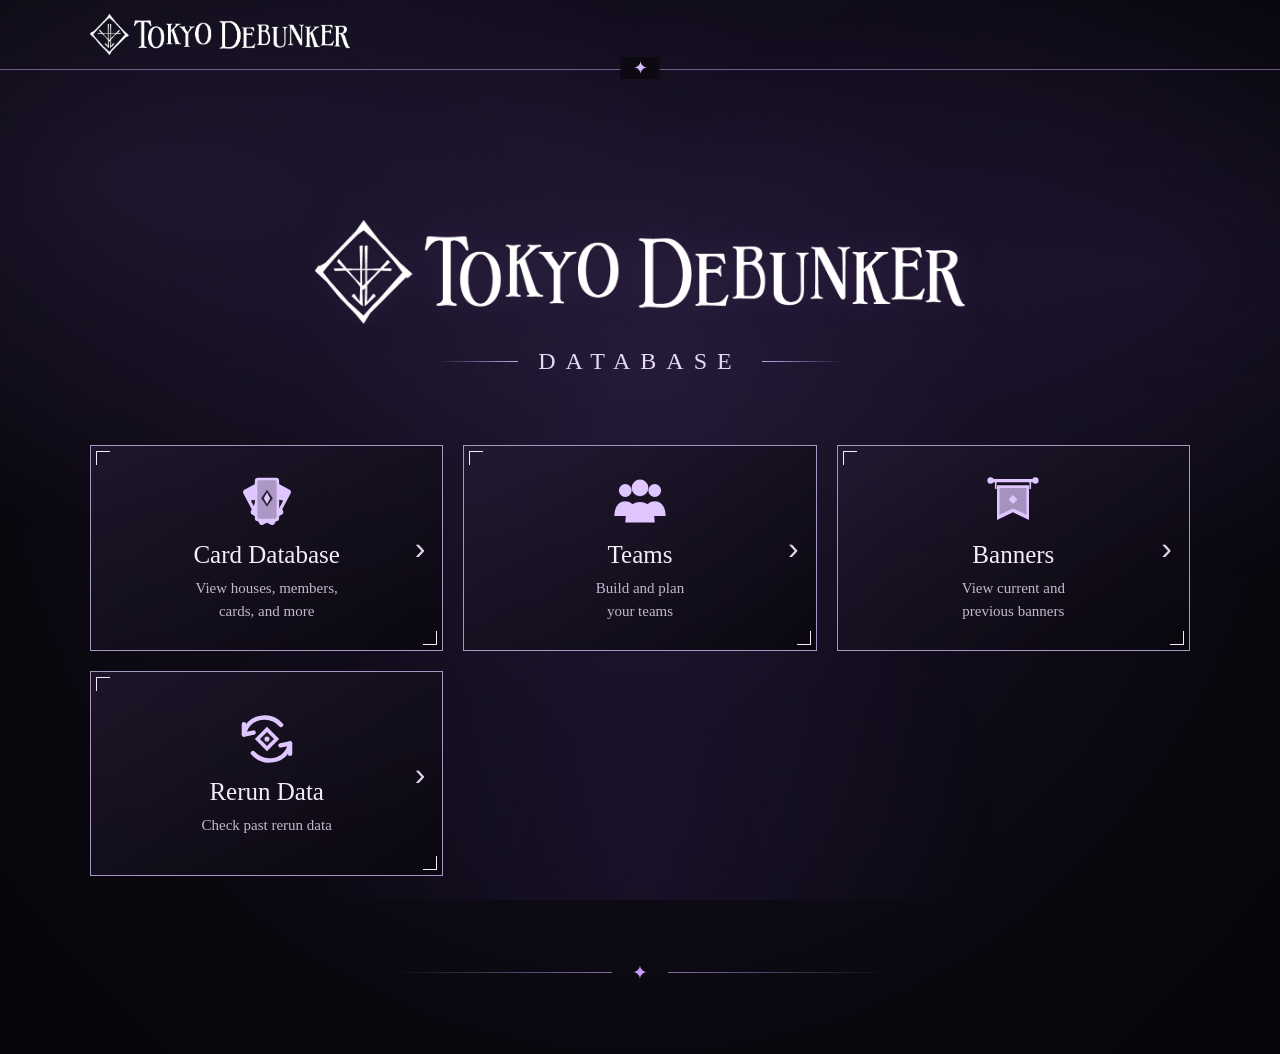
<file: index.html>
<!DOCTYPE html>
<html lang="en">

<head>
    <meta charset="UTF-8">
    <meta name="viewport" content="width=device-width, initial-scale=1.0">

    <title>Tokyo Debunker Database</title>

    <link rel="stylesheet" href="style.css">
</head>

<body>

    <!-- =========================
         HEADER
         ========================= -->

    <header class="navbar">

        <div class="logo">
            <img src="logo.png" alt="Tokyo Debunker">
        </div>

    </header>


    <!-- =========================
         MAIN CONTENT
         ========================= -->

    <main>

        <!-- Hero -->

        <section class="hero">

            <div class="main-logo">
                <img src="logo.png" alt="Tokyo Debunker">
            </div>

            <div class="database-title">

                <span></span>

                DATABASE

                <span></span>

            </div>

        </section>


        <!-- =========================
             DATABASE SECTIONS
             ========================= -->

        <section class="database-grid">


            <!-- =========================
                 CARD DATABASE
                 ========================= -->

            <a
                href="characters.html"
                class="database-card"
            >

                <div class="card-icon card-stack">

                    <svg
                        width="64"
                        height="64"
                        viewBox="0 0 100 100"
                        fill="none"
                        xmlns="http://www.w3.org/2000/svg"
                        aria-hidden="true"
                    >

                        <!-- LEFT CARD -->

                        <g transform="rotate(-28 50 55)">

                            <rect
                                x="26"
                                y="17"
                                width="42"
                                height="62"
                                rx="5"
                                fill="currentColor"
                            />

                            <path
                                d="
                                    M31 37
                                    C38 37 43 42 47 49
                                    C43 56 38 61 31 61
                                    Z
                                "
                                fill="rgba(15,10,22,0.92)"
                            />

                        </g>


                        <!-- RIGHT CARD -->

                        <g transform="rotate(28 50 55)">

                            <rect
                                x="32"
                                y="17"
                                width="42"
                                height="62"
                                rx="5"
                                fill="currentColor"
                            />

                            <path
                                d="
                                    M69 37
                                    C62 37 57 42 53 49
                                    C57 56 62 61 69 61
                                    Z
                                "
                                fill="rgba(15,10,22,0.92)"
                            />

                        </g>


                        <!-- CENTER CARD -->

                        <rect
                            x="31"
                            y="12"
                            width="38"
                            height="68"
                            rx="5"
                            fill="currentColor"
                        />

                        <rect
                            x="35"
                            y="16"
                            width="30"
                            height="60"
                            rx="3"
                            fill="rgba(15,10,22,0.25)"
                        />


                        <!-- CENTER DIAMOND -->

                        <path
                            d="
                                M50 31
                                L59 44
                                L50 57
                                L41 44
                                Z
                            "
                            fill="rgba(15,10,22,0.85)"
                        />

                        <path
                            d="
                                M50 35
                                L55 44
                                L50 53
                                L45 44
                                Z
                            "
                            fill="currentColor"
                        />

                    </svg>

                </div>

                <h2>Card Database</h2>

                <p>
                    View houses, members,<br>
                    cards, and more
                </p>

                <span class="arrow">›</span>

            </a>


            <!-- =========================
                 TEAMS
                 ========================= -->

            <a
                href="teams.html"
                class="database-card"
            >

                <div class="card-icon team-icon">

                    <svg
                        width="64"
                        height="64"
                        viewBox="0 0 100 100"
                        fill="none"
                        xmlns="http://www.w3.org/2000/svg"
                        aria-hidden="true"
                    >

                        <!-- LEFT PERSON -->

                        <circle
                            cx="27"
                            cy="32"
                            r="10"
                            fill="currentColor"
                        />

                        <path
                            d="
                                M10 72
                                C10 57 17 49 27 49
                                C37 49 44 57 44 72
                                Z
                            "
                            fill="currentColor"
                        />


                        <!-- RIGHT PERSON -->

                        <circle
                            cx="73"
                            cy="32"
                            r="10"
                            fill="currentColor"
                        />

                        <path
                            d="
                                M56 72
                                C56 57 63 49 73 49
                                C83 49 90 57 90 72
                                Z
                            "
                            fill="currentColor"
                        />


                        <!-- CENTER PERSON -->

                        <circle
                            cx="50"
                            cy="28"
                            r="13"
                            fill="currentColor"
                        />

                        <path
                            d="
                                M27 82
                                C27 62 36 50 50 50
                                C64 50 73 62 73 82
                                Z
                            "
                            fill="currentColor"
                        />

                    </svg>

                </div>

                <h2>Teams</h2>

                <p>
                    Build and plan<br>
                    your teams
                </p>

                <span class="arrow">›</span>

            </a>


            <!-- =========================
                 BANNERS
                 ========================= -->

            <a
                href="banners.html"
                class="database-card"
            >

                <div class="card-icon banner-icon">

                    <svg
                        width="64"
                        height="64"
                        viewBox="0 0 100 100"
                        fill="none"
                        xmlns="http://www.w3.org/2000/svg"
                        aria-hidden="true"
                    >

                        <!-- TOP ROD -->

                        <rect
                            x="18"
                            y="14"
                            width="64"
                            height="5"
                            rx="2.5"
                            fill="currentColor"
                        />


                        <!-- LEFT FINIAL -->

                        <circle
                            cx="15"
                            cy="16.5"
                            r="5"
                            fill="currentColor"
                        />


                        <!-- RIGHT FINIAL -->

                        <circle
                            cx="85"
                            cy="16.5"
                            r="5"
                            fill="currentColor"
                        />


                        <!-- LEFT CORD -->

                        <path
                            d="M23 19 V29"
                            stroke="currentColor"
                            stroke-width="2.5"
                            stroke-linecap="round"
                        />


                        <!-- RIGHT CORD -->

                        <path
                            d="M77 19 V29"
                            stroke="currentColor"
                            stroke-width="2.5"
                            stroke-linecap="round"
                        />


                        <!-- MAIN BANNER -->

                        <path
                            d="
                                M25 24
                                H75
                                V78
                                L50 66
                                L25 78
                                Z
                            "
                            fill="currentColor"
                        />


                        <!-- INNER BANNER -->

                        <path
                            d="
                                M29 28
                                H71
                                V70
                                L50 60
                                L29 70
                                Z
                            "
                            fill="rgba(15,10,22,0.28)"
                        />


                        <!-- CENTER DIAMOND -->

                        <path
                            d="
                                M50 39
                                L57 46
                                L50 53
                                L43 46
                                Z
                            "
                            fill="currentColor"
                        />

                    </svg>

                </div>

                <h2>Banners</h2>

                <p>
                    View current and<br>
                    previous banners
                </p>

                <span class="arrow">›</span>

            </a>


            <!-- =========================
                 RERUN DATA
                 ========================= -->

            <a
                href="rerun-data.html"
                class="database-card"
            >

                <div class="card-icon rerun-icon">

                    <svg
                        width="64"
                        height="64"
                        viewBox="0 0 100 100"
                        fill="none"
                        xmlns="http://www.w3.org/2000/svg"
                        aria-hidden="true"
                    >

                        <!-- TOP / RIGHT ARROW -->

                        <path
                            d="
                                M72 28
                                C64 19 52 15 40 17
                                C26 19 16 30 14 43
                            "
                            stroke="currentColor"
                            stroke-width="7"
                            stroke-linecap="round"
                        />

                        <path
                            d="
                                M14 43
                                L14 27
                                M14 43
                                L29 40
                            "
                            stroke="currentColor"
                            stroke-width="7"
                            stroke-linecap="round"
                            stroke-linejoin="round"
                        />


                        <!-- BOTTOM / LEFT ARROW -->

                        <path
                            d="
                                M28 72
                                C36 81 48 85 60 83
                                C74 81 84 70 86 57
                            "
                            stroke="currentColor"
                            stroke-width="7"
                            stroke-linecap="round"
                        />

                        <path
                            d="
                                M86 57
                                L86 73
                                M86 57
                                L71 60
                            "
                            stroke="currentColor"
                            stroke-width="7"
                            stroke-linecap="round"
                            stroke-linejoin="round"
                        />


                        <!-- CENTER DIAMOND -->

                        <path
                            d="
                                M50 31
                                L69 50
                                L50 69
                                L31 50
                                Z
                            "
                            fill="currentColor"
                        />


                        <!-- INNER DIAMOND -->

                        <path
                            d="
                                M50 39
                                L61 50
                                L50 61
                                L39 50
                                Z
                            "
                            fill="rgba(15,10,22,0.92)"
                        />


                        <!-- CENTER POINT -->

                        <circle
                            cx="50"
                            cy="50"
                            r="4"
                            fill="currentColor"
                        />

                    </svg>

                </div>

                <h2>Rerun Data</h2>

                <p>
                    Check past rerun data
                </p>

                <span class="arrow">›</span>

            </a>

        </section>

    </main>


    <!-- =========================
         BOTTOM DECORATION
         ========================= -->

    <div class="bottom-decoration">

        <span></span>

        <b>✦</b>

        <span></span>

    </div>


</body>

</html>
</file>
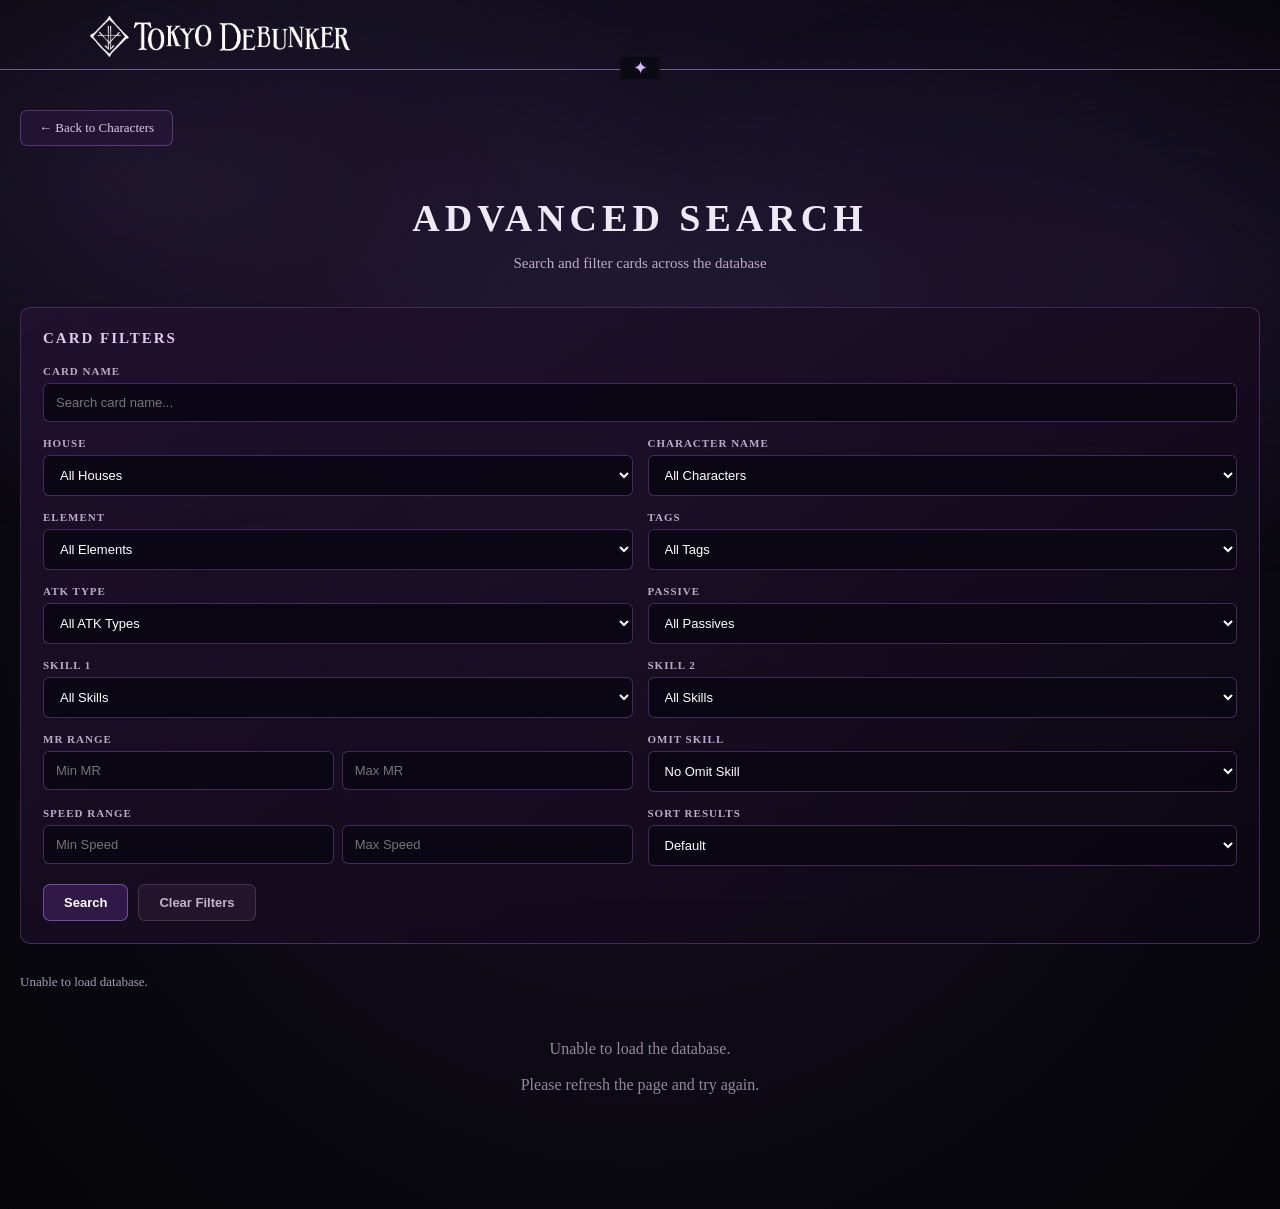
<file: advanced-search.html>
<!DOCTYPE html>
<html lang="en">

<head>

    <meta charset="UTF-8">

    <meta
        name="viewport"
        content="width=device-width, initial-scale=1.0"
    >

    <title>
        Advanced Search | Tokyo Debunker Database
    </title>

    <link
        rel="stylesheet"
        href="style.css"
    >

    <style>

        /* ========================================
           PAGE
        ======================================== */

        .advanced-page {
            width: 100%;
            max-width: 1500px;
            margin: 0 auto;
            padding: 40px 20px 80px;
            box-sizing: border-box;
        }

        .advanced-header {
            text-align: center;
            margin-bottom: 35px;
        }

        .advanced-header h1 {
            font-size: 38px;
            letter-spacing: 5px;
            margin-bottom: 12px;
        }

        .advanced-header p {
            color: #b9abc9;
            font-size: 15px;
        }


        /* ========================================
           BACK BUTTON
        ======================================== */

        .back-button {
            display: inline-block;

            margin-bottom: 25px;
            padding: 9px 18px;

            border: 1px solid
                rgba(170, 110, 220, 0.4);

            border-radius: 7px;

            background:
                rgba(45, 22, 65, 0.5);

            color: #d9cde2;

            text-decoration: none;

            font-size: 13px;

            transition: 0.2s;
        }

        .back-button:hover {
            border-color:
                rgba(200, 150, 255, 0.7);

            background:
                rgba(70, 35, 95, 0.6);

            color: white;
        }


        /* ========================================
           FILTER PANEL
        ======================================== */

        .filter-panel {
            padding: 22px;

            border: 1px solid
                rgba(170, 110, 220, 0.3);

            border-radius: 10px;

            background:
                linear-gradient(
                    145deg,
                    rgba(35, 18, 50, 0.8),
                    rgba(12, 8, 18, 0.9)
                );

            margin-bottom: 30px;

            box-sizing: border-box;
        }

        .filter-title {
            margin-bottom: 18px;

            color: #e1c9ef;

            font-size: 15px;
            font-weight: 600;

            letter-spacing: 2px;

            text-transform: uppercase;
        }

        .filter-grid {
            display: grid;

            grid-template-columns:
                repeat(2, minmax(0, 1fr));

            gap: 15px;
        }

        .filter-group {
            min-width: 0;
        }

        .filter-group.full {
            grid-column: 1 / -1;
        }

        .filter-label {
            display: block;

            margin-bottom: 6px;

            color: #b9abc9;

            font-size: 11px;
            font-weight: 600;

            letter-spacing: 1px;

            text-transform: uppercase;
        }

        .filter-input,
        .filter-select {
            width: 100%;

            box-sizing: border-box;

            padding: 11px 12px;

            border: 1px solid
                rgba(170, 110, 220, 0.35);

            border-radius: 6px;

            background:
                rgba(10, 7, 18, 0.85);

            color: white;

            font-size: 13px;

            outline: none;
        }

        .filter-input:focus,
        .filter-select:focus {
            border-color:
                rgba(200, 150, 255, 0.75);

            box-shadow:
                0 0 12px
                rgba(130, 70, 180, 0.15);
        }

        .filter-select option {
            background: #171020;
            color: white;
        }


        /* ========================================
           RANGE
        ======================================== */

        .range-row {
            display: grid;

            grid-template-columns:
                1fr 1fr;

            gap: 8px;
        }


        /* ========================================
           BUTTONS
        ======================================== */

        .filter-buttons {
            display: flex;

            gap: 10px;

            margin-top: 18px;
        }

        .filter-button {
            padding:
                10px 20px;

            border: 1px solid
                rgba(180, 130, 255, 0.5);

            border-radius: 7px;

            background:
                rgba(90, 45, 130, 0.4);

            color: white;

            cursor: pointer;

            font-size: 13px;
            font-weight: 600;

            transition: 0.2s;
        }

        .filter-button:hover {
            background:
                rgba(120, 70, 180, 0.55);

            border-color:
                rgba(210, 170, 255, 0.8);
        }

        .clear-button {
            background:
                rgba(40, 25, 50, 0.7);

            border-color:
                rgba(150, 120, 170, 0.3);

            color: #c0b5c8;
        }

        .clear-button:hover {
            background:
                rgba(65, 40, 80, 0.8);
        }


        /* ========================================
           RESULT COUNT
        ======================================== */

        .result-count {
            margin-bottom: 15px;

            color: #a99ab3;

            font-size: 13px;
        }


        /* ========================================
           TABLE WRAPPER
        ======================================== */

        .results-container {
            width: 100%;
            max-width: 100%;
        }

        .results-table-wrapper {
            width: 100%;
            max-width: 100%;

            overflow-x: auto;
            overflow-y: hidden;

            -webkit-overflow-scrolling:
                touch;

            box-sizing: border-box;
        }


        /* ========================================
           TABLE
        ======================================== */

        .results-table {
            width: 1410px;
            min-width: 1410px;
            max-width: none;

            table-layout: fixed;

            border-collapse: separate;
            border-spacing: 0;

            margin: 0;
        }

        .results-table th:nth-child(1),
        .results-table td:nth-child(1) {
            width: 3%;
        }

        .results-table th:nth-child(2),
        .results-table td:nth-child(2) {
            width: 15%;
        }

        .results-table th:nth-child(3),
        .results-table td:nth-child(3) {
            width: 3%;
        }

        .results-table th:nth-child(4),
        .results-table td:nth-child(4) {
            width: 4%;
        }

        .results-table th:nth-child(5),
        .results-table td:nth-child(5) {
            width: 11%;
        }

        .results-table th:nth-child(6),
        .results-table td:nth-child(6),
        .results-table th:nth-child(7),
        .results-table td:nth-child(7),
        .results-table th:nth-child(8),
        .results-table td:nth-child(8),
        .results-table th:nth-child(9),
        .results-table td:nth-child(9) {
            width: 10.5%;
        }

        .results-table th:nth-child(10),
        .results-table td:nth-child(10) {
            width: 14%;
        }

        .results-table th:nth-child(11),
        .results-table td:nth-child(11) {
            width: 6%;
        }


        /* ========================================
           TABLE HEADER
        ======================================== */

        .results-table thead th {
            box-sizing: border-box;

            padding:
                9px 10px;

            background:
                rgba(55, 31, 70, 0.95);

            border-right:
                1px solid
                rgba(170, 110, 220, 0.2);

            border-bottom:
                1px solid
                rgba(170, 110, 220, 0.3);

            color: #e5d8ec;

            font-size: 10px;
            font-weight: 600;

            letter-spacing: 1px;

            line-height: 1.2;

            text-align: center;
            vertical-align: middle;

            white-space: nowrap;
        }

        .results-table thead th:first-child {
            border-top-left-radius: 8px;
        }

        .results-table thead th:last-child {
            border-top-right-radius: 8px;
            border-right: none;
        }


        /* ========================================
           TABLE BODY
        ======================================== */

        .results-table tbody td {
            box-sizing: border-box;

            padding:
                9px 10px;

            vertical-align: top;

            border-right:
                1px solid
                rgba(36, 25, 43, 0.18);

            border-bottom:
                1px solid
                rgba(36, 25, 43, 0.18);

            font-size: 11px;

            line-height: 1.35;

            overflow-wrap: anywhere;
        }

        .results-table tbody tr:last-child td {
            border-bottom: none;
        }

        .results-table tbody td:last-child {
            border-right: none;
        }


        /* ========================================
           MR RANKING
        ======================================== */

        .results-table tbody td:nth-child(1) {
            text-align: center;
            vertical-align: middle;
            white-space: nowrap;
            font-weight: 700;
        }

        .table-mr-ranking {
            color: #000000;
            font-weight: 700;
            text-align: center;
        }


        /* ========================================
           CARD NAME
        ======================================== */

        .results-table tbody td:nth-child(2) {
            text-align: center;
            vertical-align: middle;
        }

        .table-card-name {
            color: #e8ddea;

            font-weight: 600;

            line-height: 1.35;

            overflow-wrap: anywhere;

            text-align: center;
        }


        /* ========================================
           AT
        ======================================== */

        .results-table tbody td:nth-child(4) {
            text-align: center;
            vertical-align: middle;

            white-space: nowrap;
        }

        .table-atk-type {
            color: #e0d2e8;

            font-weight: 700;

            text-align: center;

            line-height: 1.35;
        }


        /* ========================================
           SPEED
        ======================================== */

        .results-table tbody td:nth-child(3) {
            text-align: center;
            vertical-align: middle;

            white-space: nowrap;
        }

        .table-speed {
            color: #ddd0e4;

            font-weight: 600;

            text-align: center;

            line-height: 1.35;
        }


        /* ========================================
           PASSIVE
        ======================================== */

        .results-table tbody td:nth-child(5) {
            text-align: center;
            vertical-align: middle;
        }

        .table-passive {
            color: #cfc1d7;

            line-height: 1.35;

            overflow-wrap: anywhere;

            text-align: center;
        }


        /* ========================================
           SKILLS
        ======================================== */

        .table-skill-name {
            display: block;

            margin-bottom: 3px;

            color: #e3d5ea;

            font-weight: 600;

            line-height: 1.3;

            overflow-wrap: anywhere;
        }

        .table-skill-description {
            display: block;

            color: #c0b5c7;

            line-height: 1.35;

            overflow-wrap: anywhere;
        }


        /* ========================================
           RERUN
        ======================================== */

        .results-table tbody td:nth-child(11) {
            text-align: center;
            vertical-align: middle;

            white-space: nowrap;
        }

        .table-rerun-time {
            color: #cfc4d5;

            line-height: 1.35;

            text-align: center;

            white-space: nowrap;
        }


        /* ========================================
           ELEMENT COLORS
        ======================================== */

        .results-table tbody tr.element-leaf {
            background:
                rgba(113, 155, 112, 0.90);
        }

        .results-table tbody tr.element-fire {
            background:
                rgba(184, 115, 115, 0.90);
        }

        .results-table tbody tr.element-water {
            background:
                rgba(110, 145, 176, 0.90);
        }


        .results-table tbody tr.element-leaf td,
        .results-table tbody tr.element-fire td,
        .results-table tbody tr.element-water td {
            color: #24192b;
        }

        .results-table tbody tr.element-leaf .table-card-name,
        .results-table tbody tr.element-fire .table-card-name,
        .results-table tbody tr.element-water .table-card-name,
        .results-table tbody tr.element-leaf .table-atk-type,
        .results-table tbody tr.element-fire .table-atk-type,
        .results-table tbody tr.element-water .table-atk-type,
        .results-table tbody tr.element-leaf .table-speed,
        .results-table tbody tr.element-fire .table-speed,
        .results-table tbody tr.element-water .table-speed,
        .results-table tbody tr.element-leaf .table-passive,
        .results-table tbody tr.element-fire .table-passive,
        .results-table tbody tr.element-water .table-passive,
        .results-table tbody tr.element-leaf .table-rerun-time,
        .results-table tbody tr.element-fire .table-rerun-time,
        .results-table tbody tr.element-water .table-rerun-time,
        .results-table tbody tr.element-leaf .table-skill-name,
        .results-table tbody tr.element-fire .table-skill-name,
        .results-table tbody tr.element-water .table-skill-name {
            color: #24192b;
        }

        .results-table tbody tr.element-leaf
        .table-skill-description,
        .results-table tbody tr.element-fire
        .table-skill-description,
        .results-table tbody tr.element-water
        .table-skill-description {
            color:
                rgba(36, 25, 43, 0.78);
        }

        .results-table tbody tr.element-leaf:hover {
            background:
                rgba(125, 168, 124, 0.95);
        }

        .results-table tbody tr.element-fire:hover {
            background:
                rgba(198, 126, 126, 0.95);
        }

        .results-table tbody tr.element-water:hover {
            background:
                rgba(123, 159, 191, 0.95);
        }


        /* ========================================
           FLOATING SCROLLBAR
        ======================================== */

        .floating-horizontal-scroll {
            position: fixed;

            left: 20px;
            right: 20px;
            bottom: 12px;

            height: 14px;

            z-index: 9999;

            overflow-x: auto;
            overflow-y: hidden;

            background:
                rgba(20, 12, 28, 0.96);

            border:
                1px solid
                rgba(150, 100, 190, 0.45);

            border-radius: 8px;

            box-shadow:
                0 4px 20px
                rgba(0, 0, 0, 0.45);

            box-sizing: border-box;
        }

        .floating-horizontal-scroll-inner {
            height: 1px;

            width: 1410px;

            min-width: 1410px;
        }

        .floating-horizontal-scroll::-webkit-scrollbar {
            height: 12px;
        }

        .floating-horizontal-scroll::-webkit-scrollbar-track {
            background:
                rgba(20, 12, 28, 0.96);

            border-radius: 8px;
        }

        .floating-horizontal-scroll::-webkit-scrollbar-thumb {
            background:
                rgba(130, 85, 160, 0.9);

            border-radius: 8px;

            border:
                2px solid
                rgba(20, 12, 28, 0.96);
        }


        /* ========================================
           NO RESULTS
        ======================================== */

        .no-results,
        .loading {
            padding:
                35px 20px;

            text-align: center;

            color: #95869f;

            background: transparent;
        }


        /* ========================================
           MOBILE
        ======================================== */

        @media (max-width: 700px) {

            .advanced-page {
                padding:
                    25px 12px 60px;
            }

            .advanced-header h1 {
                font-size: 28px;
                letter-spacing: 3px;
            }

            .advanced-header p {
                font-size: 13px;
            }

            .filter-panel {
                padding: 15px;
            }

            .filter-grid {
                grid-template-columns: 1fr;
            }

            .filter-group.full {
                grid-column: auto;
            }

            .range-row {
                grid-template-columns: 1fr 1fr;
            }

            .filter-buttons {
                flex-direction: column;
            }

            .filter-button {
                width: 100%;
            }

            .results-table-wrapper {
                width: 100%;

                overflow-x: auto;
                overflow-y: hidden;

                touch-action:
                    pan-x pan-y;
            }

            .results-table {
                width: 1410px;
                min-width: 1410px;
            }

            .floating-horizontal-scroll {
                left: 8px;
                right: 8px;
                bottom: 8px;
            }

            .results-table thead th {
                padding:
                    8px;

                font-size: 9px;
            }

            .results-table tbody td {
                padding:
                    8px;

                font-size: 10px;
            }
        }

    </style>

</head>


<body>


    <!-- ========================================
         NAVIGATION
    ======================================== -->

    <nav class="navbar">

        <div class="nav-logo">

            <a href="index.html">

                <img
                    src="logo.png"
                    alt="Tokyo Debunker"
                >

            </a>

        </div>

    </nav>


    <main class="advanced-page">


        <a
            href="characters.html"
            class="back-button"
        >
            ← Back to Characters
        </a>


        <div class="advanced-header">

            <h1>
                ADVANCED SEARCH
            </h1>

            <p>
                Search and filter cards across the database
            </p>

        </div>


        <!-- ========================================
             FILTER PANEL
        ======================================== -->

        <section class="filter-panel">

            <div class="filter-title">
                Card Filters
            </div>


            <div class="filter-grid">


                <div class="filter-group full">

                    <label
                        class="filter-label"
                        for="searchInput"
                    >
                        Card Name
                    </label>

                    <input
                        type="text"
                        id="searchInput"
                        class="filter-input"
                        placeholder="Search card name..."
                    >

                </div>


                <div class="filter-group">

                    <label
                        class="filter-label"
                        for="houseFilter"
                    >
                        House
                    </label>

                    <select
                        id="houseFilter"
                        class="filter-select"
                    >

                        <option value="">
                            All Houses
                        </option>

                    </select>

                </div>


                <div class="filter-group">

                    <label
                        class="filter-label"
                        for="characterFilter"
                    >
                        Character Name
                    </label>

                    <select
                        id="characterFilter"
                        class="filter-select"
                    >

                        <option value="">
                            All Characters
                        </option>

                    </select>

                </div>


                <div class="filter-group">

                    <label
                        class="filter-label"
                        for="elementFilter"
                    >
                        Element
                    </label>

                    <select
                        id="elementFilter"
                        class="filter-select"
                    >

                        <option value="">
                            All Elements
                        </option>

                    </select>

                </div>


                <div class="filter-group">

                    <label
                        class="filter-label"
                        for="tagsFilter"
                    >
                        Tags
                    </label>

                    <select
                        id="tagsFilter"
                        class="filter-select"
                    >
                        <option value="">All Tags</option>
                    </select>

                </div>


                <div class="filter-group">

                    <label
                        class="filter-label"
                        for="atkTypeFilter"
                    >
                        ATK Type
                    </label>

                    <select
                        id="atkTypeFilter"
                        class="filter-select"
                    >

                        <option value="">
                            All ATK Types
                        </option>

                    </select>

                </div>


                <div class="filter-group">

                    <label
                        class="filter-label"
                        for="passiveFilter"
                    >
                        Passive
                    </label>

                    <select
                        id="passiveFilter"
                        class="filter-select"
                    >

                        <option value="">
                            All Passives
                        </option>

                    </select>

                </div>


                <div class="filter-group">

                    <label
                        class="filter-label"
                        for="skill1Filter"
                    >
                        Skill 1
                    </label>

                    <select
                        id="skill1Filter"
                        class="filter-select"
                    >

                        <option value="">
                            All Skills
                        </option>

                    </select>

                </div>


                <div class="filter-group">

                    <label
                        class="filter-label"
                        for="skill2Filter"
                    >
                        Skill 2
                    </label>

                    <select
                        id="skill2Filter"
                        class="filter-select"
                    >

                        <option value="">
                            All Skills
                        </option>

                    </select>

                </div>


                <div class="filter-group">

                    <label class="filter-label">
                        MR Range
                    </label>

                    <div class="range-row">

                        <input
                            type="number"
                            id="minMr"
                            class="filter-input"
                            placeholder="Min MR"
                        >

                        <input
                            type="number"
                            id="maxMr"
                            class="filter-input"
                            placeholder="Max MR"
                        >

                    </div>

                </div>


                <div class="filter-group">

                    <label
                        class="filter-label"
                        for="omitSkillFilter"
                    >
                        Omit Skill
                    </label>

                    <select
                        id="omitSkillFilter"
                        class="filter-select"
                    >

                        <option value="">
                            No Omit Skill
                        </option>

                    </select>

                </div>


                <div class="filter-group">

                    <label class="filter-label">
                        Speed Range
                    </label>

                    <div class="range-row">

                        <input
                            type="number"
                            id="minSpeed"
                            class="filter-input"
                            placeholder="Min Speed"
                        >

                        <input
                            type="number"
                            id="maxSpeed"
                            class="filter-input"
                            placeholder="Max Speed"
                        >

                    </div>

                </div>


                <div class="filter-group">

                    <label
                        class="filter-label"
                        for="sortFilter"
                    >
                        Sort Results
                    </label>

                    <select
                        id="sortFilter"
                        class="filter-select"
                    >

                        <option value="default">
                            Default
                        </option>

                        <option value="rerun-desc">
                            Rerun Time: Longest → Shortest
                        </option>

                        <option value="rerun-asc">
                            Rerun Time: Shortest → Longest
                        </option>

                        <option value="mr-desc">
                            MR: Highest → Lowest
                        </option>

                        <option value="mr-asc">
                            MR: Lowest → Highest
                        </option>

                    </select>

                </div>

            </div>


            <div class="filter-buttons">

                <button
                    type="button"
                    class="filter-button"
                    id="searchButton"
                >
                    Search
                </button>

                <button
                    type="button"
                    class="filter-button clear-button"
                    id="clearButton"
                >
                    Clear Filters
                </button>

            </div>

        </section>


        <div
            class="result-count"
            id="resultCount"
        >
            Loading cards...
        </div>


        <div
            class="results-container"
            id="results"
        >

            <div class="loading">
                Loading database...
            </div>

        </div>


    </main>


    <!-- ========================================
         FLOATING TABLE SCROLLBAR
    ======================================== -->

    <div
        class="floating-horizontal-scroll"
        id="floatingHorizontalScroll"
        style="display: none;"
    >

        <div
            class="floating-horizontal-scroll-inner"
            id="floatingHorizontalScrollInner"
        ></div>

    </div>


    <script src="database-loader.js"></script>

    <script>

        /* ========================================
           HOUSE / CHARACTER DATA
        ======================================== */

        const houses = [

            {
                name: "Dionysia",

                characters: [
                    "Jo",
                    "Mio",
                    "Elias",
                    "Shion"
                ]
            },

            {
                name: "Frostheim",

                characters: [
                    "Jin",
                    "Tohma",
                    "Luca",
                    "Kaito"
                ]
            },

            {
                name: "Sinostra",

                characters: [
                    "Taiga",
                    "Ritsu",
                    "Romeo"
                ]
            },

            {
                name: "Obscuary",

                characters: [
                    "Ed",
                    "Lyca",
                    "Rui"
                ]
            },

            {
                name: "Jabberwock",

                characters: [
                    "Haru",
                    "Towa",
                    "Ren"
                ]
            },

            {
                name: "Mortkranken",

                characters: [
                    "Yuri",
                    "Jiro"
                ]
            },

            {
                name: "Hotarubi",

                characters: [
                    "Haku",
                    "Subaru",
                    "Zenji"
                ]
            },

            {
                name: "Vagastrom",

                characters: [
                    "Alan",
                    "Sho",
                    "Leo"
                ]
            }

        ];


        /* ========================================
           CHARACTER DISPLAY NAMES

           IMPORTANT:
           These keys match the Google Sheet.
        ======================================== */

        const characterNames = {

            Jo: "Jo Kongoza",
            Mio: "Mio Susuhara",
            Elias: "Elias Pratt",
            Shion: "Shion Genkai",

            Jin: "Jin Kamurai",
            Tohma: "Tohma Ishibashi",
            Luca: "Lucas Errant",
            Kaito: "Kaito Fuji",

            Taiga: "Taiga Hoshibami",
            Ritsu: "Ritsu Shinjo",
            Romeo: "Romeo Lucci",

            Ed: "Edward Hart",
            Lyca: "Lyca Colt",
            Rui: "Rui Mizuki",

            Haru: "Haru Sagara",
            Towa: "Towa Otonashi",
            Ren: "Ren Shiranami",

            Yuri: "Yuri Isami",
            Jiro: "Jiro Kirisaki",

            Haku: "Haku Kusanagi",
            Subaru: "Subaru Kagami",
            Zenji: "Zenji Kotodama",

            Alan: "Alan Mido",
            Sho: "Shohei Haizono",
            Leo: "Leo Kurosagi"

        };


        let database = null;


        /* ========================================
           ESCAPE HTML
        ======================================== */

        function escapeHTML(value) {

            const div =
                document.createElement(
                    "div"
                );

            div.textContent =
                value == null
                    ? ""
                    : String(value);

            return div.innerHTML;

        }


        /* ========================================
           NORMALIZE CARD NAME
        ======================================== */

        function normalizeCardName(name) {

            return String(
                name || ""
            )
            .replace(
                /\s*\([^)]*\)/g,
                ""
            )
            .replace(
                /\s+/g,
                " "
            )
            .trim();

        }


        /* ========================================
           NUMBER VALUE
        ======================================== */

        function numberValue(value) {

            if (
                value === null ||
                value === undefined ||
                value === ""
            ) {

                return null;

            }

            const cleaned =
                String(value)
                    .replace(/,/g, "")
                    .replace(/[^\d.-]/g, "");

            const number =
                parseFloat(cleaned);

            return Number.isNaN(number)
                ? null
                : number;

        }


        /* ========================================
           ADD DROPDOWN OPTION
        ======================================== */

        function addOption(
            select,
            value,
            text
        ) {

            if (
                value === null ||
                value === undefined ||
                value === ""
            ) {

                return;

            }

            const option =
                document.createElement(
                    "option"
                );

            option.value =
                value;

            option.textContent =
                text || value;

            select.appendChild(
                option
            );

        }


        /* ========================================
           CHARACTER DROPDOWN
        ======================================== */

        function buildDropdownFromLookup(elementId, values, defaultLabel, displayMap) {

            const select = document.getElementById(elementId);
            select.innerHTML = "";
            const defaultOption = document.createElement("option");
            defaultOption.value = "";
            defaultOption.textContent = defaultLabel;
            select.appendChild(defaultOption);

            (Array.isArray(values) ? values : []).forEach(value => {
                const key = String(value).trim();
                if (!key) return;
                addOption(select, key, displayMap && displayMap[key] ? displayMap[key] : key);
            });

        }


        function buildCharacterDropdown() {
            const lookup = (database && database.cardLookup) || {};
            buildDropdownFromLookup(
                "characterFilter",
                lookup.characters,
                "All Characters",
                characterNames
            );
        }


        function buildStaticFilterDropdowns() {
            const lookup = (database && database.cardLookup) || {};
            buildDropdownFromLookup("houseFilter", lookup.houses, "All Houses");
            buildDropdownFromLookup("elementFilter", lookup.elements, "All Elements");
            buildDropdownFromLookup("atkTypeFilter", lookup.atkTypes, "All ATK Types");
            buildDropdownFromLookup("tagsFilter", lookup.tags, "All Tags");
        }


        /* ========================================
           FILTER DROPDOWNS
        ======================================== */

        function buildFilterDropdowns() {

            const lookup =
                database.cardLookup ||
                {};


            const passiveSelect =
                document.getElementById(
                    "passiveFilter"
                );

            const skill1Select =
                document.getElementById(
                    "skill1Filter"
                );

            const skill2Select =
                document.getElementById(
                    "skill2Filter"
                );

            const omitSkillSelect =
                document.getElementById(
                    "omitSkillFilter"
                );


            passiveSelect.innerHTML = `
                <option value="">
                    All Passives
                </option>
            `;

            skill1Select.innerHTML = `
                <option value="">
                    All Skills
                </option>
            `;

            skill2Select.innerHTML = `
                <option value="">
                    All Skills
                </option>
            `;

            omitSkillSelect.innerHTML = `
                <option value="">
                    No Omit Skill
                </option>
            `;


            const passives = Array.isArray(lookup.passives) ? lookup.passives : [];


            passives.forEach(
                passive => {

                    addOption(
                        passiveSelect,
                        passive,
                        passive
                    );

                }
            );


            const skills = Array.isArray(lookup.skill1) ? lookup.skill1 : [];


            skills.forEach(
                skill => {

                    addOption(
                        skill1Select,
                        skill,
                        skill
                    );

                    addOption(
                        skill2Select,
                        skill,
                        skill
                    );

                }
            );


            const omitSkills =
                Array.isArray(
                    lookup.omitSkill
                )
                    ? lookup.omitSkill
                    : skills;


            omitSkills.forEach(
                skill => {

                    addOption(
                        omitSkillSelect,
                        skill,
                        skill
                    );

                }
            );

        }


        /* ========================================
           GET CARD OWNERS
        ======================================== */

        function getCardOwners(cardKey) {

            const owners = [];

            const characters =
                database.characters ||
                {};


            Object.keys(
                characters
            )
            .forEach(
                characterKey => {

                    const characterCards =
                        characters[
                            characterKey
                        ] || [];


                    const hasCard =
                        characterCards.some(
                            cardName =>
                                normalizeCardName(
                                    cardName
                                ) ===
                                normalizeCardName(
                                    cardKey
                                )
                        );


                    if (hasCard) {

                        owners.push(
                            characterKey
                        );

                    }

                }
            );


            return owners;

        }


        /* ========================================
           GET CARD SKILL NAMES
        ======================================== */

        function getCardSkillNames(card) {

            if (
                !Array.isArray(
                    card.skills
                )
            ) {

                return [];

            }


            return card.skills
                .map(
                    skill =>
                        String(
                            skill.name || ""
                        )
                        .trim()
                        .toLowerCase()
                )
                .filter(Boolean);

        }


        /* ========================================
           ELEMENT CLASS
        ======================================== */

        function getElementClass(element) {

            const value =
                String(
                    element || ""
                )
                .trim()
                .toLowerCase();


            if (value === "leaf") {
                return "element-leaf";
            }

            if (value === "fire") {
                return "element-fire";
            }

            if (value === "water") {
                return "element-water";
            }

            return "";

        }


        /* ========================================
           RERUN DATE
        ======================================== */

        function getRerunDate(card) {

            if (
                !card ||
                !card.lastRerunDate
            ) {

                return null;

            }


            const parts =
                String(
                    card.lastRerunDate
                )
                .split("-")
                .map(Number);


            if (
                parts.length !== 3 ||
                parts.some(
                    value =>
                        Number.isNaN(value)
                )
            ) {

                return null;

            }


            const date =
                new Date(
                    parts[0],
                    parts[1] - 1,
                    parts[2]
                );


            if (
                Number.isNaN(
                    date.getTime()
                )
            ) {

                return null;

            }


            return date;

        }


        /* ========================================
           RERUN AGE
        ======================================== */

        function getRerunAgeMs(card) {

            const rerunDate =
                getRerunDate(
                    card
                );


            if (!rerunDate) {
                return null;
            }


            return Math.max(
                0,
                Date.now() -
                rerunDate.getTime()
            );

        }


        /* ========================================
           RERUN DISPLAY
        ======================================== */

        function formatRerunTime(card) {

            const rerunDate =
                getRerunDate(
                    card
                );


            if (!rerunDate) {
                return "—";
            }


            const now =
                new Date();


            let years =
                now.getFullYear() -
                rerunDate.getFullYear();


            let months =
                now.getMonth() -
                rerunDate.getMonth();


            let days =
                now.getDate() -
                rerunDate.getDate();


            if (days < 0) {

                months--;

                const previousMonth =
                    new Date(
                        now.getFullYear(),
                        now.getMonth(),
                        0
                    );

                days +=
                    previousMonth.getDate();

            }


            if (months < 0) {

                years--;

                months += 12;

            }


            const parts = [];


            if (years > 0) {
                parts.push(
                    `${years}Y`
                );
            }

            if (months > 0) {
                parts.push(
                    `${months}M`
                );
            }

            if (days > 0) {
                parts.push(
                    `${days}D`
                );
            }


            if (
                parts.length === 0
            ) {

                return "<1D";

            }


            return parts.join(" ");

        }


        /* ========================================
           FILTER CARDS
        ======================================== */

        function filterCards() {

            if (!database) {
                return [];
            }


            const cards =
                database.cards ||
                {};


            const search =
                document.getElementById(
                    "searchInput"
                )
                .value
                .toLowerCase()
                .trim();


            const house =
                document.getElementById(
                    "houseFilter"
                ).value;


            const character =
                document.getElementById(
                    "characterFilter"
                ).value;


            const element =
                document.getElementById(
                    "elementFilter"
                ).value;


            const atkType =
                document.getElementById(
                    "atkTypeFilter"
                ).value;

            const selectedTag =
                document.getElementById("tagsFilter").value;


            const passive =
                document.getElementById(
                    "passiveFilter"
                ).value;


            const skill1 =
                document.getElementById(
                    "skill1Filter"
                ).value;


            const skill2 =
                document.getElementById(
                    "skill2Filter"
                ).value;


            const omitSkill =
                document.getElementById(
                    "omitSkillFilter"
                ).value;


            const minMr =
                numberValue(
                    document.getElementById(
                        "minMr"
                    ).value
                );


            const maxMr =
                numberValue(
                    document.getElementById(
                        "maxMr"
                    ).value
                );


            const minSpeed =
                numberValue(
                    document.getElementById(
                        "minSpeed"
                    ).value
                );


            const maxSpeed =
                numberValue(
                    document.getElementById(
                        "maxSpeed"
                    ).value
                );


            const sortType =
                document.getElementById(
                    "sortFilter"
                ).value;


            const results = [];


            Object.keys(
                cards
            )
            .forEach(
                cardKey => {

                    const card =
                        cards[cardKey];


                    const displayName =
                        String(
                            card.name ||
                            cardKey
                        );


                    const owners =
                        getCardOwners(
                            cardKey
                        );


                    /* CARD NAME */

                    if (
                        search &&
                        !displayName
                            .toLowerCase()
                            .includes(search)
                    ) {

                        return;

                    }


                    /* HOUSE */

                    if (house) {

                        const houseData =
                            houses.find(
                                houseInfo =>
                                    houseInfo.name ===
                                    house
                            );


                        if (!houseData) {
                            return;
                        }


                        const belongsToHouse =
                            owners.some(
                                owner =>
                                    houseData
                                        .characters
                                        .includes(
                                            owner
                                        )
                            );


                        if (
                            !belongsToHouse
                        ) {

                            return;

                        }

                    }


                    /* CHARACTER */

                    if (character) {

                        if (
                            !owners.includes(
                                character
                            )
                        ) {

                            return;

                        }

                    }


                    /* ELEMENT */

                    if (element) {

                        if (
                            String(
                                card.element ||
                                ""
                            )
                            .trim()
                            .toLowerCase() !==
                            element.toLowerCase()
                        ) {

                            return;

                        }

                    }


                    /* ATK TYPE */

                    if (atkType) {

                        if (
                            String(
                                card.atkType ||
                                ""
                            )
                            .trim()
                            .toUpperCase() !==
                            atkType
                        ) {

                            return;

                        }

                    }


                    /* TAGS: match an individual comma-separated tag */

                    if (selectedTag) {
                        const cardTags = String(card.tags || "")
                            .split(",")
                            .map(tag => tag.trim().toLowerCase())
                            .filter(Boolean);

                        if (!cardTags.includes(selectedTag.trim().toLowerCase())) {
                            return;
                        }
                    }


                    /* PASSIVE: match when the card's passive contains the selected words */

                    if (passive) {
                        const cardPassive = String(card.passive || "")
                            .trim()
                            .toLowerCase();

                        if (!cardPassive.includes(passive.trim().toLowerCase())) {
                            return;
                        }
                    }


                    /* SKILLS */

                    const skillNames =
                        getCardSkillNames(
                            card
                        );


                    /* SKILL 1 */

                    if (skill1) {

                        if (
                            !skillNames.includes(
                                skill1
                                    .trim()
                                    .toLowerCase()
                            )
                        ) {

                            return;

                        }

                    }


                    /* SKILL 2 */

                    if (skill2) {

                        if (
                            !skillNames.includes(
                                skill2
                                    .trim()
                                    .toLowerCase()
                            )
                        ) {

                            return;

                        }

                    }


                    /* OMIT SKILL */

                    if (omitSkill) {

                        if (
                            skillNames.includes(
                                omitSkill
                                    .trim()
                                    .toLowerCase()
                            )
                        ) {

                            return;

                        }

                    }


                    /* MR */

                    const mr =
                        numberValue(
                            card.mr
                        );


                    if (
                        minMr !== null &&
                        (
                            mr === null ||
                            mr < minMr
                        )
                    ) {

                        return;

                    }


                    if (
                        maxMr !== null &&
                        (
                            mr === null ||
                            mr > maxMr
                        )
                    ) {

                        return;

                    }


                    /* SPEED */

                    const speed =
                        numberValue(
                            card.speed
                        );


                    if (
                        minSpeed !== null &&
                        (
                            speed === null ||
                            speed < minSpeed
                        )
                    ) {

                        return;

                    }


                    if (
                        maxSpeed !== null &&
                        (
                            speed === null ||
                            speed > maxSpeed
                        )
                    ) {

                        return;

                    }


                    results.push({

                        key:
                            cardKey,

                        card:
                            card,

                        name:
                            displayName,

                        owners:
                            owners

                    });

                }
            );


            /* ========================================
               SORT
            ======================================== */

            if (
                sortType ===
                "rerun-desc"
            ) {

                results.sort(
                    (a, b) => {

                        const aTime =
                            getRerunAgeMs(
                                a.card
                            );

                        const bTime =
                            getRerunAgeMs(
                                b.card
                            );


                        if (
                            aTime === null &&
                            bTime === null
                        ) {

                            return a.name.localeCompare(
                                b.name,
                                undefined,
                                {
                                    numeric: true
                                }
                            );

                        }

                        if (aTime === null) {
                            return 1;
                        }

                        if (bTime === null) {
                            return -1;
                        }

                        return bTime - aTime;

                    }
                );

            }


            else if (
                sortType ===
                "rerun-asc"
            ) {

                results.sort(
                    (a, b) => {

                        const aTime =
                            getRerunAgeMs(
                                a.card
                            );

                        const bTime =
                            getRerunAgeMs(
                                b.card
                            );


                        if (
                            aTime === null &&
                            bTime === null
                        ) {

                            return a.name.localeCompare(
                                b.name,
                                undefined,
                                {
                                    numeric: true
                                }
                            );

                        }

                        if (aTime === null) {
                            return 1;
                        }

                        if (bTime === null) {
                            return -1;
                        }

                        return aTime - bTime;

                    }
                );

            }


            else if (
                sortType ===
                "mr-desc"
            ) {

                results.sort(
                    (a, b) => {

                        const aMr =
                            numberValue(
                                a.card.mr
                            );

                        const bMr =
                            numberValue(
                                b.card.mr
                            );


                        if (
                            aMr === null &&
                            bMr === null
                        ) {

                            return a.name.localeCompare(
                                b.name,
                                undefined,
                                {
                                    numeric: true
                                }
                            );

                        }

                        if (aMr === null) {
                            return 1;
                        }

                        if (bMr === null) {
                            return -1;
                        }

                        return bMr - aMr;

                    }
                );

            }


            else if (
                sortType ===
                "mr-asc"
            ) {

                results.sort(
                    (a, b) => {

                        const aMr =
                            numberValue(
                                a.card.mr
                            );

                        const bMr =
                            numberValue(
                                b.card.mr
                            );


                        if (
                            aMr === null &&
                            bMr === null
                        ) {

                            return a.name.localeCompare(
                                b.name,
                                undefined,
                                {
                                    numeric: true
                                }
                            );

                        }

                        if (aMr === null) {
                            return 1;
                        }

                        if (bMr === null) {
                            return -1;
                        }

                        return aMr - bMr;

                    }
                );

            }


            else {

                results.sort(
                    (a, b) =>
                        a.name.localeCompare(
                            b.name,
                            undefined,
                            {
                                numeric: true
                            }
                        )
                );

            }


            return results;

        }


        /* ========================================
           FORMAT SKILL CELL
        ======================================== */

        function formatSkillCell(skill) {

            if (!skill) {
                return "—";
            }


            const name =
                skill.name || "";

            const description =
                skill.description || "";

            const formattedDescription = description
                ? (() => {
                    const parts = String(description)
                        .split(/\s*-\s*/)
                        .map(part => part.trim())
                        .filter(Boolean);

                    // Keep the MP cost on the same line as the TU cost.
                    if (parts.length > 1 && /^\d+(?:\.\d+)?\s*MP\b/i.test(parts[1])) {
                        parts[0] += ` - ${parts[1]}`;
                        parts.splice(1, 1);
                    }

                    return parts
                        .map(part => `- ${escapeHTML(part)}`)
                        .join("<br>");
                })()
                : "";


            if (
                !name &&
                !description
            ) {

                return "—";

            }


            return `

                ${
                    name
                        ? `
                            <span
                                class="table-skill-name"
                            >
                                ${escapeHTML(
                                    name
                                )}
                            </span>
                          `
                        : ""
                }

                ${
                    description
                        ? `
                            <span
                                class="table-skill-description"
                            >
                                ${formattedDescription}
                            </span>
                          `
                        : ""
                }

            `;

        }


        /* ========================================
           FORMAT UNIQUE
        ======================================== */

        function formatUniqueCell(unique) {

            if (!unique) {
                return "—";
            }


            const name =
                unique.name || "";

            const description =
                unique.description || "";

            const formattedDescription = description
                ? (() => {
                    const parts = String(description)
                        .split(/\s*-\s*/)
                        .map(part => part.trim())
                        .filter(Boolean);

                    // Keep the MP cost on the same line as the TU cost.
                    if (parts.length > 1 && /^\d+(?:\.\d+)?\s*MP\b/i.test(parts[1])) {
                        parts[0] += ` - ${parts[1]}`;
                        parts.splice(1, 1);
                    }

                    return parts
                        .map(part => `- ${escapeHTML(part)}`)
                        .join("<br>");
                })()
                : "";


            if (
                !name &&
                !description
            ) {

                return "—";

            }


            return `

                ${
                    name
                        ? `
                            <span
                                class="table-skill-name"
                            >
                                ${escapeHTML(
                                    name
                                )}
                            </span>
                          `
                        : ""
                }

                ${
                    description
                        ? `
                            <span
                                class="table-skill-description"
                            >
                                ${formattedDescription}
                            </span>
                          `
                        : ""
                }

            `;

        }


        /* ========================================
           FLOATING SCROLLBAR
        ======================================== */

        function setupFloatingScrollbar() {

            const tableWrapper =
                document.querySelector(
                    ".results-table-wrapper"
                );

            const floatingScrollbar =
                document.getElementById(
                    "floatingHorizontalScroll"
                );

            const floatingInner =
                document.getElementById(
                    "floatingHorizontalScrollInner"
                );


            if (
                !tableWrapper ||
                !floatingScrollbar ||
                !floatingInner
            ) {

                return;

            }


            const table =
                tableWrapper.querySelector(
                    ".results-table"
                );


            if (!table) {
                return;
            }


            floatingInner.style.width =
                table.scrollWidth + "px";


            let syncing = false;


            floatingScrollbar.onscroll =
                function () {

                    if (syncing) {
                        return;
                    }


                    syncing = true;


                    tableWrapper.scrollLeft =
                        floatingScrollbar.scrollLeft;


                    requestAnimationFrame(
                        () => {
                            syncing = false;
                        }
                    );

                };


            tableWrapper.onscroll =
                function () {

                    if (syncing) {
                        return;
                    }


                    syncing = true;


                    floatingScrollbar.scrollLeft =
                        tableWrapper.scrollLeft;


                    requestAnimationFrame(
                        () => {
                            syncing = false;
                        }
                    );

                };


            floatingScrollbar.scrollLeft =
                tableWrapper.scrollLeft;

        }


        /* ========================================
           RENDER RESULTS
        ======================================== */

        function renderResults() {

            const results =
                filterCards();


            const container =
                document.getElementById(
                    "results"
                );


            const count =
                document.getElementById(
                    "resultCount"
                );


            count.textContent =
                `${results.length} card${
                    results.length === 1
                        ? ""
                        : "s"
                } found`;


            if (
                results.length === 0
            ) {

                container.innerHTML = `

                    <div class="no-results">

                        No cards match
                        your selected filters.

                    </div>

                `;


                document.getElementById(
                    "floatingHorizontalScroll"
                ).style.display =
                    "none";


                return;

            }


            let html = `

                <div
                    class="results-table-wrapper"
                >

                    <table
                        class="results-table"
                    >

                        <thead>

                            <tr>

                                <th>
                                    MR
                                </th>

                                <th>
                                    Card Name
                                </th>

                                <th>
                                    AT
                                </th>

                                <th>
                                    SPD
                                </th>

                                <th>
                                    Passive
                                </th>

                                <th>
                                    S1
                                </th>

                                <th>
                                    S2
                                </th>

                                <th>
                                    S3
                                </th>

                                <th>
                                    S4
                                </th>

                                <th>
                                    Unique
                                </th>

                                <th>
                                    Rerun Time
                                </th>

                            </tr>

                        </thead>

                        <tbody>

            `;


            results.forEach(
                result => {

                    const card =
                        result.card;


                    const elementClass =
                        getElementClass(
                            card.element
                        );


                    const skills =
                        Array.isArray(
                            card.skills
                        )
                            ? card.skills
                            : [];


                    html += `

                        <tr
                            class="${elementClass}"
                        >

                            <td>
                                <div class="table-mr-ranking">
                                    ${escapeHTML(numberValue(card.mr) === null ? "—" : numberValue(card.mr))}
                                </div>
                            </td>

                            <td>

                                <div
                                    class="table-card-name"
                                >
                                    ${escapeHTML(
                                        result.name
                                        
                                    )}
                                </div>

                            </td>


                            <td>

                                <div
                                    class="table-atk-type"
                                >
                                    ${escapeHTML(
                                        card.atkType ||
                                        ""
                                    )}
                                </div>

                            </td>


                            <td>

                                <div
                                    class="table-speed"
                                >
                                    ${escapeHTML(
                                        card.speed ??
                                        ""
                                    )}
                                </div>

                            </td>


                            <td>

                                <div
                                    class="table-passive"
                                >
                                    ${escapeHTML(
                                        card.passive ||
                                        ""
                                    )}
                                </div>

                            </td>


                            <td>
                                ${formatSkillCell(
                                    skills[0]
                                )}
                            </td>


                            <td>
                                ${formatSkillCell(
                                    skills[1]
                                )}
                            </td>


                            <td>
                                ${formatSkillCell(
                                    skills[2]
                                )}
                            </td>


                            <td>
                                ${formatSkillCell(
                                    skills[3]
                                )}
                            </td>


                            <td>
                                ${formatUniqueCell(
                                    card.ultimate
                                )}
                            </td>


                            <td>

                                <div
                                    class="table-rerun-time"
                                >
                                    ${escapeHTML(
                                        formatRerunTime(
                                            card
                                        )
                                    )}
                                </div>

                            </td>

                        </tr>

                    `;

                }
            );


            html += `

                        </tbody>

                    </table>

                </div>

            `;


            container.innerHTML =
                html;


            const floatingScrollbar =
                document.getElementById(
                    "floatingHorizontalScroll"
                );


            floatingScrollbar.style.display =
                "block";


            setupFloatingScrollbar();

        }


        /* ========================================
           CLEAR FILTERS
        ======================================== */

        function clearFilters() {

            document.getElementById(
                "searchInput"
            ).value = "";

            document.getElementById(
                "houseFilter"
            ).value = "";

            document.getElementById(
                "characterFilter"
            ).value = "";

            document.getElementById(
                "elementFilter"
            ).value = "";

            document.getElementById(
                "atkTypeFilter"
            ).value = "";

            document.getElementById(
                "tagsFilter"
            ).value = "";

            document.getElementById(
                "passiveFilter"
            ).value = "";

            document.getElementById(
                "skill1Filter"
            ).value = "";

            document.getElementById(
                "skill2Filter"
            ).value = "";

            document.getElementById(
                "omitSkillFilter"
            ).value = "";

            document.getElementById(
                "minMr"
            ).value = "";

            document.getElementById(
                "maxMr"
            ).value = "";

            document.getElementById(
                "minSpeed"
            ).value = "";

            document.getElementById(
                "maxSpeed"
            ).value = "";

            document.getElementById(
                "sortFilter"
            ).value = "default";


            renderResults();

        }


        /* ========================================
           LOAD DATABASE
        ======================================== */

        async function initializeDatabase() {

            try {

                const data =
                    await window.loadDatabase({

                        onUpdate:
                            freshData => {

                                database =
                                    freshData;

                                buildCharacterDropdown();

                                buildStaticFilterDropdowns();

                                buildFilterDropdowns();

                                renderResults();

                                console.log(
                                    "Tokyo Debunker database refreshed."
                                );

                            },

                        onError:
                            error => {

                                console.warn(
                                    "Tokyo Debunker database background refresh failed:",
                                    error
                                );

                            }

                    });


                database =
                    data;

                buildCharacterDropdown();

                buildStaticFilterDropdowns();

                buildFilterDropdowns();

                renderResults();

            }

            catch (error) {

                console.error(
                    "Error loading database:",
                    error
                );


                document.getElementById(
                    "resultCount"
                ).textContent =
                    "Unable to load database.";


                document.getElementById(
                    "results"
                ).innerHTML = `

                    <div class="no-results">

                        Unable to load the database.

                        <br><br>

                        Please refresh the page
                        and try again.

                    </div>

                `;


                document.getElementById(
                    "floatingHorizontalScroll"
                ).style.display =
                    "none";

            }

        }


        /* ========================================
           EVENTS
        ======================================== */

        document.getElementById(
            "searchButton"
        ).addEventListener(
            "click",
            renderResults
        );


        document.getElementById(
            "clearButton"
        ).addEventListener(
            "click",
            clearFilters
        );


        document.getElementById(
            "sortFilter"
        ).addEventListener(
            "change",
            renderResults
        );


        document.getElementById(
            "searchInput"
        ).addEventListener(
            "keydown",
            event => {

                if (
                    event.key ===
                    "Enter"
                ) {

                    renderResults();

                }

            }
        );


        /* ========================================
           INITIAL LOAD
        ======================================== */

        initializeDatabase();

    </script>


</body>

</html>
</file>
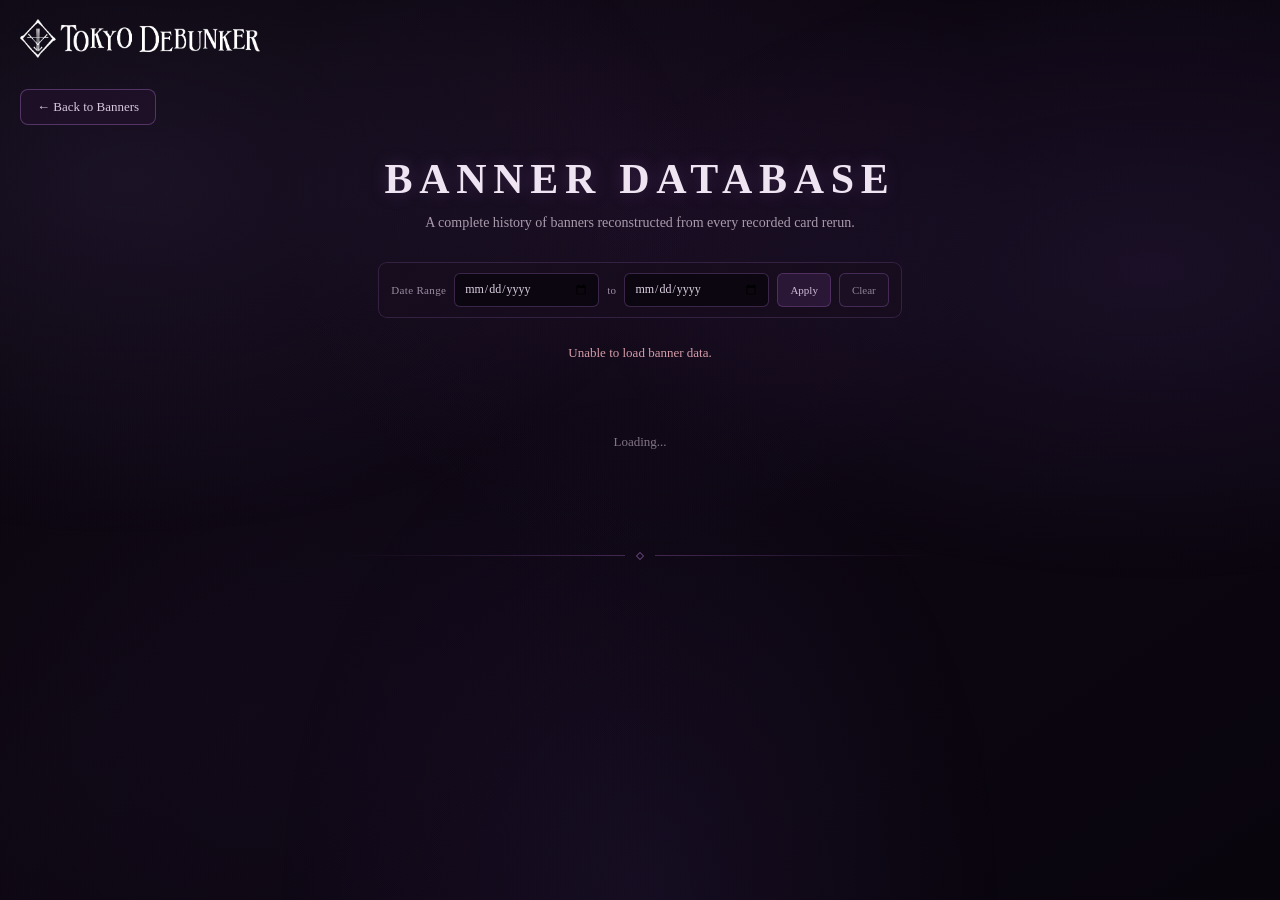
<file: banner-database.html>
<!DOCTYPE html>
<html lang="en">

<head>

<meta charset="UTF-8">

<meta
    name="viewport"
    content="width=device-width, initial-scale=1.0"
>

<title>Banner Database — Tokyo Debunker Database</title>

<link
    rel="stylesheet"
    href="style.css"
>

<style>

/* =========================================================
   PAGE
========================================================= */

body {

    min-height: 100vh;

    background:
        radial-gradient(
            circle at 50% 20%,
            rgba(91, 48, 119, 0.16),
            transparent 38%
        ),
        radial-gradient(
            circle at 20% 80%,
            rgba(53, 28, 74, 0.12),
            transparent 35%
        ),
        linear-gradient(
            145deg,
            #070509 0%,
            #0d0712 45%,
            #09050d 100%
        );

    color: #eee7f2;

}


.page-shell {

    width:
        min(
            1500px,
            calc(100% - 40px)
        );

    margin: 0 auto;

    padding-bottom: 70px;

}


/* =========================================================
   HEADER
========================================================= */

.site-header {

    padding:
        22px 0 10px;

}


.header-inner {

    width:
        min(
            1500px,
            calc(100% - 40px)
        );

    margin: 0 auto;

    display: flex;

    align-items: center;

}


.site-logo {

    display: block;

    width: 240px;

    height: auto;

    max-height: 48px;

    object-fit: contain;

    transform:
        translateY(-3px);

}


/* =========================================================
   BACK BUTTON
========================================================= */

.back-row {

    margin-top: 18px;

    margin-bottom: 30px;

}


.back-button {

    display: inline-flex;

    align-items: center;

    gap: 8px;

    padding:
        9px 16px;

    border:
        1px solid
        rgba(
            143,
            93,
            171,
            0.48
        );

    border-radius: 8px;

    background:
        rgba(
            34,
            18,
            44,
            0.65
        );

    color: #d9c8df;

    font-size: 13px;

    text-decoration: none;

    transition:
        background 0.2s ease,
        border-color 0.2s ease,
        transform 0.2s ease;

}


.back-button:hover {

    background:
        rgba(
            62,
            31,
            78,
            0.8
        );

    border-color:
        rgba(
            173,
            115,
            202,
            0.7
        );

    transform:
        translateX(-2px);

}


/* =========================================================
   TITLE
========================================================= */

.page-title {

    margin:
        10px 0 8px;

    text-align: center;

    font-size:
        clamp(
            28px,
            4vw,
            42px
        );

    font-weight: 600;

    letter-spacing:
        0.16em;

    color: #eee4f2;

    text-shadow:
        0 0 18px
        rgba(
            159,
            94,
            190,
            0.25
        );

}


.page-subtitle {

    max-width: 900px;

    margin:
        0 auto 28px;

    text-align: center;

    color: #a99bad;

    font-size: 14px;

    line-height: 1.65;

}


/* =========================================================
   CONTROLS
========================================================= */

.database-controls {

    display: flex;

    align-items: center;

    justify-content: center;

    flex-wrap: wrap;

    gap: 12px;

    margin:
        0 auto 25px;

}


/* =========================================================
   DATE FILTER
========================================================= */

.date-filter {

    display: flex;

    align-items: center;

    justify-content: center;

    flex-wrap: wrap;

    gap: 8px;

    padding:
        10px 12px;

    border:
        1px solid
        rgba(
            116,
            75,
            141,
            0.32
        );

    border-radius: 9px;

    background:
        rgba(
            24,
            13,
            31,
            0.7
        );

}


.date-filter-label {

    color: #9c8ca3;

    font-size: 11px;

    letter-spacing:
        0.03em;

}


.date-filter input {

    width: 145px;

    min-height: 34px;

    box-sizing: border-box;

    padding:
        6px 9px;

    border:
        1px solid
        rgba(
            133,
            86,
            161,
            0.4
        );

    border-radius: 6px;

    outline: none;

    background:
        rgba(
            10,
            7,
            14,
            0.85
        );

    color: #ddd1e3;

    font-family: inherit;

    font-size: 12px;

}


.date-filter input:focus {

    border-color:
        rgba(
            173,
            115,
            202,
            0.7
        );

}


.filter-button {

    min-height: 34px;

    padding:
        6px 12px;

    border:
        1px solid
        rgba(
            133,
            86,
            161,
            0.4
        );

    border-radius: 6px;

    background:
        rgba(
            50,
            27,
            63,
            0.75
        );

    color: #cdb9d5;

    font-family: inherit;

    font-size: 11px;

    cursor: pointer;

    transition:
        background 0.2s ease,
        border-color 0.2s ease;

}


.filter-button:hover {

    background:
        rgba(
            73,
            38,
            91,
            0.9
        );

    border-color:
        rgba(
            173,
            115,
            202,
            0.65
        );

}


.filter-button.clear {

    background:
        rgba(
            30,
            17,
            39,
            0.65
        );

    color: #938598;

}


.filter-summary {

    margin:
        -8px auto 22px;

    color: #76697d;

    font-size: 11px;

    text-align: center;

}


/* =========================================================
   STATUS
========================================================= */

.status-message {

    margin:
        18px auto 25px;

    text-align: center;

    color: #9f92a5;

    font-size: 13px;

    line-height: 1.5;

}


.status-message.success {

    color: #a9c9b2;

}


.status-message.error {

    color: #d59da8;

}


/* =========================================================
   BANNER HISTORY
========================================================= */

.banner-history {

    display: flex;

    flex-direction: column;

    gap: 16px;

}


/* =========================================================
   BANNER PANEL
========================================================= */

.banner-panel {

    border:
        1px solid
        rgba(
            116,
            75,
            141,
            0.35
        );

    border-radius: 10px;

    background:
        linear-gradient(
            145deg,
            rgba(
                30,
                17,
                39,
                0.82
            ),
            rgba(
                14,
                9,
                20,
                0.88
            )
        );

    box-shadow:
        0 8px 28px
        rgba(
            0,
            0,
            0,
            0.22
        );

    overflow: hidden;

}


/* =========================================================
   BANNER HEADER
========================================================= */

.banner-header {

    display: flex;

    align-items: center;

    justify-content: space-between;

    gap: 15px;

    padding:
        15px 18px;

    border-bottom:
        1px solid
        rgba(
            116,
            75,
            141,
            0.3
        );

}


.banner-date {

    color: #dfd1e4;

    font-size: 16px;

    font-weight: 600;

    letter-spacing:
        0.04em;

}


.banner-card-count {

    flex: 0 0 auto;

    padding:
        4px 9px;

    border-radius: 5px;

    background:
        rgba(
            107,
            63,
            130,
            0.25
        );

    border:
        1px solid
        rgba(
            133,
            86,
            161,
            0.3
        );

    color: #cdb3d8;

    font-size: 10px;

}


/* =========================================================
   CARD LIST
========================================================= */

.banner-card-list {

    display: flex;

    flex-direction: column;

}


/* =========================================================
   CARD ROW
========================================================= */

.banner-card {

    display: grid;

    grid-template-columns:
        minmax(0, 1fr)
        auto;

    align-items: center;

    gap: 18px;

    padding:
        13px 18px;

    border-bottom:
        1px solid
        rgba(
            109,
            71,
            130,
            0.17
        );

    transition:
        background 0.15s ease;

}


.banner-card:last-child {

    border-bottom: none;

}


.banner-card:hover {

    background:
        rgba(
            86,
            47,
            105,
            0.13
        );

}


/* =========================================================
   CARD NAME
========================================================= */

.banner-card-name {

    min-width: 0;

    color: #ded1e3;

    font-size: 13px;

    line-height: 1.5;

}


/* =========================================================
   CHARACTER
========================================================= */

.banner-card-character {

    color: #9c8ca3;

    font-size: 11px;

    text-align: right;

    white-space: nowrap;

}


.banner-card-character::before {

    content:
        "Character: ";

    color: #75667b;

}


/* =========================================================
   EMPTY / LOADING
========================================================= */

.empty-message {

    padding:
        45px 20px;

    color: #817486;

    font-size: 13px;

    text-align: center;

    line-height: 1.6;

}


/* =========================================================
   INFO
========================================================= */

.banner-info {

    margin-top: 18px;

    color: #796d80;

    font-size: 11px;

    text-align: center;

}


/* =========================================================
   BOTTOM DECORATION
========================================================= */

.bottom-decoration {

    display: flex;

    align-items: center;

    gap: 12px;

    width:
        min(
            600px,
            80%
        );

    margin:
        55px auto 0;

}


.bottom-decoration::before,
.bottom-decoration::after {

    content: "";

    height: 1px;

    flex: 1;

    background:
        linear-gradient(
            90deg,
            transparent,
            rgba(
                127,
                79,
                151,
                0.45
            )
        );

}


.bottom-decoration::after {

    background:
        linear-gradient(
            90deg,
            rgba(
                127,
                79,
                151,
                0.45
            ),
            transparent
        );

}


.bottom-diamond {

    width: 6px;

    height: 6px;

    transform:
        rotate(45deg);

    border:
        1px solid
        rgba(
            148,
            98,
            173,
            0.6
        );

}


/* =========================================================
   RESPONSIVE
========================================================= */

@media (max-width: 700px) {

    .page-shell {

        width:
            calc(
                100% - 24px
            );

    }


    .header-inner {

        width:
            calc(
                100% - 24px
            );

    }


    .site-logo {

        width: 210px;

    }


    .page-title {

        font-size: 27px;

        letter-spacing:
            0.1em;

    }


    .page-subtitle {

        font-size: 13px;

    }


    .database-controls {

        align-items:
            stretch;

        flex-direction:
            column;

    }


    .date-filter {

        flex-direction:
            column;

        align-items:
            stretch;

    }


    .date-filter-label {

        text-align: center;

    }


    .date-filter input {

        width: 100%;

    }


    .filter-button {

        width: 100%;

    }


    .banner-header {

        padding:
            14px 15px;

    }


    .banner-card {

        grid-template-columns:
            1fr;

        gap: 4px;

        padding:
            13px 15px;

    }


    .banner-card-character {

        text-align: left;

    }

}


@media (max-width: 430px) {

    .site-logo {

        width: 190px;

    }


    .back-row {

        margin-bottom:
            24px;

    }


    .banner-date {

        font-size: 14px;

    }


    .banner-card-name {

        font-size: 12px;

    }


    .banner-card-character {

        font-size: 10px;

    }

}

</style>

</head>


<body>


<header class="site-header">

    <div class="header-inner">

        <a href="index.html">
            <img
                src="logo.png"
                alt="Tokyo Debunker"
                class="site-logo"
            >
        </a>

    </div>

</header>


<main class="page-shell">


    <div class="back-row">

        <a
            href="banners.html"
            class="back-button"
        >
            ← Back to Banners
        </a>

    </div>


    <h1 class="page-title">
        BANNER DATABASE
    </h1>


    <p class="page-subtitle">

        A complete history of banners reconstructed from
        every recorded card rerun.

    </p>


    <!-- =====================================================
         CONTROLS
    ====================================================== -->

    <div class="database-controls">


        <div class="date-filter">


            <span class="date-filter-label">
                Date Range
            </span>


            <input
                id="startDate"
                type="date"
                aria-label="Start date"
            >


            <span class="date-filter-label">
                to
            </span>


            <input
                id="endDate"
                type="date"
                aria-label="End date"
            >


            <button
                id="applyFilterButton"
                class="filter-button"
                type="button"
            >
                Apply
            </button>


            <button
                id="clearFilterButton"
                class="filter-button clear"
                type="button"
            >
                Clear
            </button>


        </div>


    </div>


    <div
        id="filterSummary"
        class="filter-summary"
        style="display:none;"
    ></div>


    <div
        id="statusMessage"
        class="status-message"
    >
        Loading banner history...
    </div>


    <div
        id="bannerHistory"
        class="banner-history"
    >

        <div class="empty-message">
            Loading...
        </div>

    </div>


    <div
        id="bannerInfo"
        class="banner-info"
    ></div>


    <div class="bottom-decoration">

        <div class="bottom-diamond"></div>

    </div>


</main>


<script src="database-loader.js"></script>

<script>

/* =========================================================
   CHARACTER DEFINITIONS
========================================================= */

const CHARACTER_DEFINITIONS = [

    {
        key: "Jo",
        name: "Jo Kongoza"
    },

    {
        key: "Mio",
        name: "Mio Susuhara"
    },

    {
        key: "Elias",
        name: "Elias Pratt"
    },

    {
        key: "Shion",
        name: "Shion Genkai"
    },

    {
        key: "Jin",
        name: "Jin Kamurai"
    },

    {
        key: "Tohma",
        name: "Tohma Ishibashi"
    },

    {
        key: "Luca",
        name: "Lucas Errant"
    },

    {
        key: "Kaito",
        name: "Kaito Fuji"
    },

    {
        key: "Taiga",
        name: "Taiga Hoshibami"
    },

    {
        key: "Ritsu",
        name: "Ritsu Shinjo"
    },

    {
        key: "Romeo",
        name: "Romeo Lucci"
    },

    {
        key: "Ed",
        name: "Edward Hart"
    },

    {
        key: "Lyca",
        name: "Lyca Colt"
    },

    {
        key: "Rui",
        name: "Rui Mizuki"
    },

    {
        key: "Haru",
        name: "Haru Sagara"
    },

    {
        key: "Towa",
        name: "Towa Otonashi"
    },

    {
        key: "Ren",
        name: "Ren Shiranami"
    },

    {
        key: "Yuri",
        name: "Yuri Isami"
    },

    {
        key: "Jiro",
        name: "Jiro Kirisaki"
    },

    {
        key: "Haku",
        name: "Haku Kusanagi"
    },

    {
        key: "Subaru",
        name: "Subaru Kagami"
    },

    {
        key: "Zenji",
        name: "Zenji Kotodama"
    },

    {
        key: "Alan",
        name: "Alan Mido"
    },

    {
        key: "Sho",
        name: "Shohei Haizono"
    },

    {
        key: "Leo",
        name: "Leo Kurosagi"
    }

];


/* =========================================================
   STATE
========================================================= */

let databaseCards = {};

let bannerHistory = [];

let filteredBannerHistory = [];


/* =========================================================
   HTML ESCAPING
========================================================= */

function escapeHTML(value) {

    return String(value ?? "")

        .replace(
            /&/g,
            "&amp;"
        )

        .replace(
            /</g,
            "&lt;"
        )

        .replace(
            />/g,
            "&gt;"
        )

        .replace(
            /"/g,
            "&quot;"
        )

        .replace(
            /'/g,
            "&#039;"
        );

}


/* =========================================================
   RESOLVE CHARACTER
========================================================= */

function resolveCharacter(value) {

    if (!value) {
        return null;
    }


    const raw =
        String(value)
            .trim()
            .toLowerCase();


    return (
        CHARACTER_DEFINITIONS.find(
            character =>

                character.key
                    .toLowerCase() === raw ||

                character.name
                    .toLowerCase() === raw
        ) || null
    );

}


/* =========================================================
   GET CHARACTER FROM CARD NAME
========================================================= */

function getCharacterFromCardName(
    cardName
) {

    if (!cardName) {
        return null;
    }


    const matches =
        String(cardName).match(
            /\(([^()]*)\)/g
        );


    if (!matches) {
        return null;
    }


    for (
        const match of matches
    ) {

        const inside =
            match
                .replace(
                    /^\(/,
                    ""
                )
                .replace(
                    /\)$/,
                    ""
                )
                .trim();


        const character =
            resolveCharacter(
                inside
            );


        if (character) {
            return character;
        }

    }


    return null;

}


/* =========================================================
   PARSE DATE
========================================================= */

function parseRunDate(value) {

    if (
        value === null ||
        value === undefined
    ) {

        return null;

    }


    const raw =
        String(value).trim();


    if (!raw) {
        return null;
    }


    const match =
        raw.match(
            /^(\d{1,2})\/(\d{1,2})\/(\d{2}|\d{4})$/
        );


    if (!match) {
        return null;
    }


    let year =
        Number(match[3]);


    if (year < 100) {
        year += 2000;
    }


    const month =
        Number(match[1]) - 1;


    const day =
        Number(match[2]);


    const date =
        new Date(
            year,
            month,
            day
        );


    if (
        date.getFullYear() !== year ||
        date.getMonth() !== month ||
        date.getDate() !== day
    ) {

        return null;

    }


    return date;

}


/* =========================================================
   EXTRACT ALL DATES
========================================================= */

function extractRunDates(runs) {

    if (
        runs === null ||
        runs === undefined
    ) {

        return [];

    }


    const text =
        String(runs);


    const matches =
        text.match(
            /\b\d{1,2}\/\d{1,2}\/\d{2,4}\b/g
        );


    if (!matches) {
        return [];
    }


    const uniqueDates =
        new Map();


    for (
        const match of matches
    ) {

        const date =
            parseRunDate(
                match
            );


        if (!date) {
            continue;
        }


        uniqueDates.set(
            dateKey(date),
            date
        );

    }


    return Array.from(
        uniqueDates.values()
    ).sort(
        (
            a,
            b
        ) =>
            a.getTime() -
            b.getTime()
    );

}


/* =========================================================
   DATE KEY
========================================================= */

function dateKey(date) {

    return (

        date.getFullYear() +

        "-" +

        String(
            date.getMonth() + 1
        ).padStart(
            2,
            "0"
        ) +

        "-" +

        String(
            date.getDate()
        ).padStart(
            2,
            "0"
        )

    );

}


/* =========================================================
   FORMAT DATE
========================================================= */

function formatDate(date) {

    return date.toLocaleDateString(
        "en-US",
        {
            month: "short",
            day: "numeric",
            year: "numeric"
        }
    );

}


/* =========================================================
   NATURAL CARD SORT
========================================================= */

function naturalCardSort(
    a,
    b
) {

    const numberA =
        String(a).match(
            /^\s*(\d+)/
        );


    const numberB =
        String(b).match(
            /^\s*(\d+)/
        );


    if (
        numberA &&
        numberB
    ) {

        const valueA =
            Number(
                numberA[1]
            );


        const valueB =
            Number(
                numberB[1]
            );


        if (
            valueA !== valueB
        ) {

            return (
                valueA -
                valueB
            );

        }

    }


    return String(a).localeCompare(
        String(b)
    );

}


/* =========================================================
   RECONSTRUCT BANNER HISTORY
========================================================= */

function buildBannerHistory() {

    const bannerMap =
        new Map();


    for (
        const cardKey
        of Object.keys(
            databaseCards || {}
        )
    ) {

        const card =
            databaseCards[cardKey];


        if (!card) {
            continue;
        }


        const cardName =
            card.name;


        if (!cardName) {
            continue;
        }


        const character =
            getCharacterFromCardName(
                cardName
            );


        if (!character) {
            continue;
        }


        const dates =
            extractRunDates(
                card.runs
            );


        for (
            const date
            of dates
        ) {

            const key =
                dateKey(
                    date
                );


            if (
                !bannerMap.has(key)
            ) {

                bannerMap.set(
                    key,
                    {
                        key,
                        date,
                        cards: new Map()
                    }
                );

            }


            const banner =
                bannerMap.get(
                    key
                );


            banner.cards.set(
                cardName,
                {
                    name:
                        cardName,

                    character
                }
            );

        }

    }


    const banners =
        Array.from(
            bannerMap.values()
        );


    banners.sort(
        (
            a,
            b
        ) =>
            b.date.getTime() -
            a.date.getTime()
    );


    for (
        const banner
        of banners
    ) {

        banner.cards =
            Array.from(
                banner.cards.values()
            );


        banner.cards.sort(
            (
                a,
                b
            ) =>
                naturalCardSort(
                    a.name,
                    b.name
                )
        );

    }


    return banners;

}


/* =========================================================
   RENDER BANNERS
========================================================= */

function renderBannerHistory() {

    const container =
        document.getElementById(
            "bannerHistory"
        );


    const banners =
        filteredBannerHistory;


    if (!banners.length) {

        container.innerHTML = `

            <div class="empty-message">

                ${
                    bannerHistory.length
                        ? "No banners match the selected date range."
                        : "No banners were found in the card rerun data."
                }

            </div>

        `;

        updateBannerInfo();

        return;

    }


    container.innerHTML =

        banners
            .map(
                banner => {

                    const cards =
                        banner.cards || [];


                    return `

                        <article class="banner-panel">


                            <div class="banner-header">


                                <div class="banner-date">

                                    ${escapeHTML(
                                        formatDate(
                                            banner.date
                                        )
                                    )}

                                </div>


                                <div class="banner-card-count">

                                    ${cards.length}

                                    ${
                                        cards.length === 1
                                            ? "card"
                                            : "cards"
                                    }

                                </div>


                            </div>


                            <div class="banner-card-list">


                                ${
                                    cards.length

                                        ? cards
                                            .map(
                                                card => `

                                                    <div class="banner-card">


                                                        <div class="banner-card-name">

                                                            ${escapeHTML(
                                                                card.name
                                                            )}

                                                        </div>


                                                        <div class="banner-card-character">

                                                            ${escapeHTML(
                                                                card.character.name
                                                            )}

                                                        </div>


                                                    </div>

                                                `
                                            )
                                            .join("")

                                        : `

                                            <div class="empty-message">

                                                No cards found.

                                            </div>

                                        `
                                }


                            </div>


                        </article>

                    `;

                }
            )
            .join("");


    updateBannerInfo();

}


/* =========================================================
   BANNER INFO
========================================================= */

function updateBannerInfo() {

    const info =
        document.getElementById(
            "bannerInfo"
        );


    const totalCards =
        filteredBannerHistory.reduce(
            (
                total,
                banner
            ) =>
                total +
                banner.cards.length,
            0
        );


    if (
        bannerHistory.length &&
        filteredBannerHistory.length !==
            bannerHistory.length
    ) {

        info.textContent =
            `${filteredBannerHistory.length} of ${bannerHistory.length} banners shown • ${totalCards} banner card appearances`;

    } else {

        info.textContent =
            `${bannerHistory.length} banners reconstructed • ${totalCards} banner card appearances`;

    }

}


/* =========================================================
   APPLY DATE FILTER
========================================================= */

function applyDateFilter() {

    const startInput =
        document.getElementById(
            "startDate"
        );


    const endInput =
        document.getElementById(
            "endDate"
        );


    const startValue =
        startInput.value;


    const endValue =
        endInput.value;


    let startDate =
        startValue
            ? new Date(
                startValue +
                "T00:00:00"
            )
            : null;


    let endDate =
        endValue
            ? new Date(
                endValue +
                "T23:59:59.999"
            )
            : null;


    if (
        startDate &&
        endDate &&
        startDate.getTime() >
            endDate.getTime()
    ) {

        alert(
            "The start date cannot be after the end date."
        );

        return;

    }


    filteredBannerHistory =
        bannerHistory.filter(
            banner => {

                const time =
                    banner.date.getTime();


                if (
                    startDate &&
                    time <
                        startDate.getTime()
                ) {

                    return false;

                }


                if (
                    endDate &&
                    time >
                        endDate.getTime()
                ) {

                    return false;

                }


                return true;

            }
        );


    updateFilterSummary(
        startValue,
        endValue
    );


    renderBannerHistory();

}


/* =========================================================
   CLEAR DATE FILTER
========================================================= */

function clearDateFilter() {

    document.getElementById(
        "startDate"
    ).value = "";


    document.getElementById(
        "endDate"
    ).value = "";


    filteredBannerHistory =
        bannerHistory.slice();


    const summary =
        document.getElementById(
            "filterSummary"
        );


    summary.textContent = "";

    summary.style.display =
        "none";


    renderBannerHistory();

}


/* =========================================================
   FILTER SUMMARY
========================================================= */

function updateFilterSummary(
    startValue,
    endValue
) {

    const summary =
        document.getElementById(
            "filterSummary"
        );


    if (
        !startValue &&
        !endValue
    ) {

        summary.textContent = "";

        summary.style.display =
            "none";

        return;

    }


    let text =
        "Showing banners";


    if (startValue) {

        text +=
            " from " +
            formatInputDate(
                startValue
            );

    }


    if (endValue) {

        text +=
            (
                startValue
                    ? " to "
                    : " through "
            ) +
            formatInputDate(
                endValue
            );

    }


    summary.textContent =
        text;


    summary.style.display =
        "block";

}


/* =========================================================
   FORMAT INPUT DATE
========================================================= */

function formatInputDate(
    value
) {

    const date =
        new Date(
            value +
            "T00:00:00"
        );


    if (
        Number.isNaN(
            date.getTime()
        )
    ) {

        return value;

    }


    return formatDate(
        date
    );

}


/* =========================================================
   APPLY DATABASE
========================================================= */

function applyDatabase(
    data
) {

    if (!data) {
        return;
    }


    databaseCards =
        data.cards || {};


    bannerHistory =
        buildBannerHistory();


    filteredBannerHistory =
        bannerHistory.slice();


    /*
     * Re-apply the current date filter
     * after refreshing.
     */

    const startValue =
        document.getElementById(
            "startDate"
        ).value;


    const endValue =
        document.getElementById(
            "endDate"
        ).value;


    if (
        startValue ||
        endValue
    ) {

        applyDateFilter();

    } else {

        renderBannerHistory();

    }

}


/* =========================================================
   SHOW STATUS
========================================================= */

function showStatus(
    message,
    type
) {

    const status =
        document.getElementById(
            "statusMessage"
        );


    status.textContent =
        message;


    status.classList.remove(
        "success",
        "error"
    );


    if (type) {

        status.classList.add(
            type
        );

    }


    status.style.display =
        "block";

}


/* =========================================================
   DATABASE LOADING
========================================================= */

async function initializeDatabase() {

    const status =
        document.getElementById(
            "statusMessage"
        );

    try {

        const data =
            await window.loadDatabase({

                onUpdate:
                    freshData => {

                        try {

                            applyDatabase(
                                freshData
                            );

                            console.log(
                                "Tokyo Debunker database refreshed."
                            );

                        } catch (error) {

                            console.error(
                                "Error rendering refreshed database:",
                                error
                            );

                        }

                    },

                onError:
                    error => {

                        console.warn(
                            "Tokyo Debunker database background refresh failed:",
                            error
                        );

                    }

            });

        applyDatabase(
            data
        );

        status.style.display =
            "none";

        console.log(
            "Tokyo Debunker database loaded."
        );

    } catch (error) {

        console.error(
            "Banner database error:",
            error
        );

        const cached =
            (() => {

                try {

                    const raw =
                        localStorage.getItem(
                            "tokyoDebunkerDatabase"
                        );

                    return raw
                        ? JSON.parse(raw)
                        : null;

                } catch (
                    cacheError
                ) {

                    return null;

                }

            })();

        if (
            cached
        ) {

            try {

                applyDatabase(
                    cached
                );

                status.style.display =
                    "none";

                return;

            } catch (
                cachedError
            ) {

                console.error(
                    "Cached database could not be rendered:",
                    cachedError
                );

            }

        }

        showStatus(
            "Unable to load banner data.",
            "error"
        );

    }

}


/* =========================================================
   BUTTON EVENTS
========================================================= */


document.getElementById(
    "applyFilterButton"
).addEventListener(
    "click",
    applyDateFilter
);


document.getElementById(
    "clearFilterButton"
).addEventListener(
    "click",
    clearDateFilter
);


/* =========================================================
   START
========================================================= */

initializeDatabase();

</script>


</body>

</html>
</file>
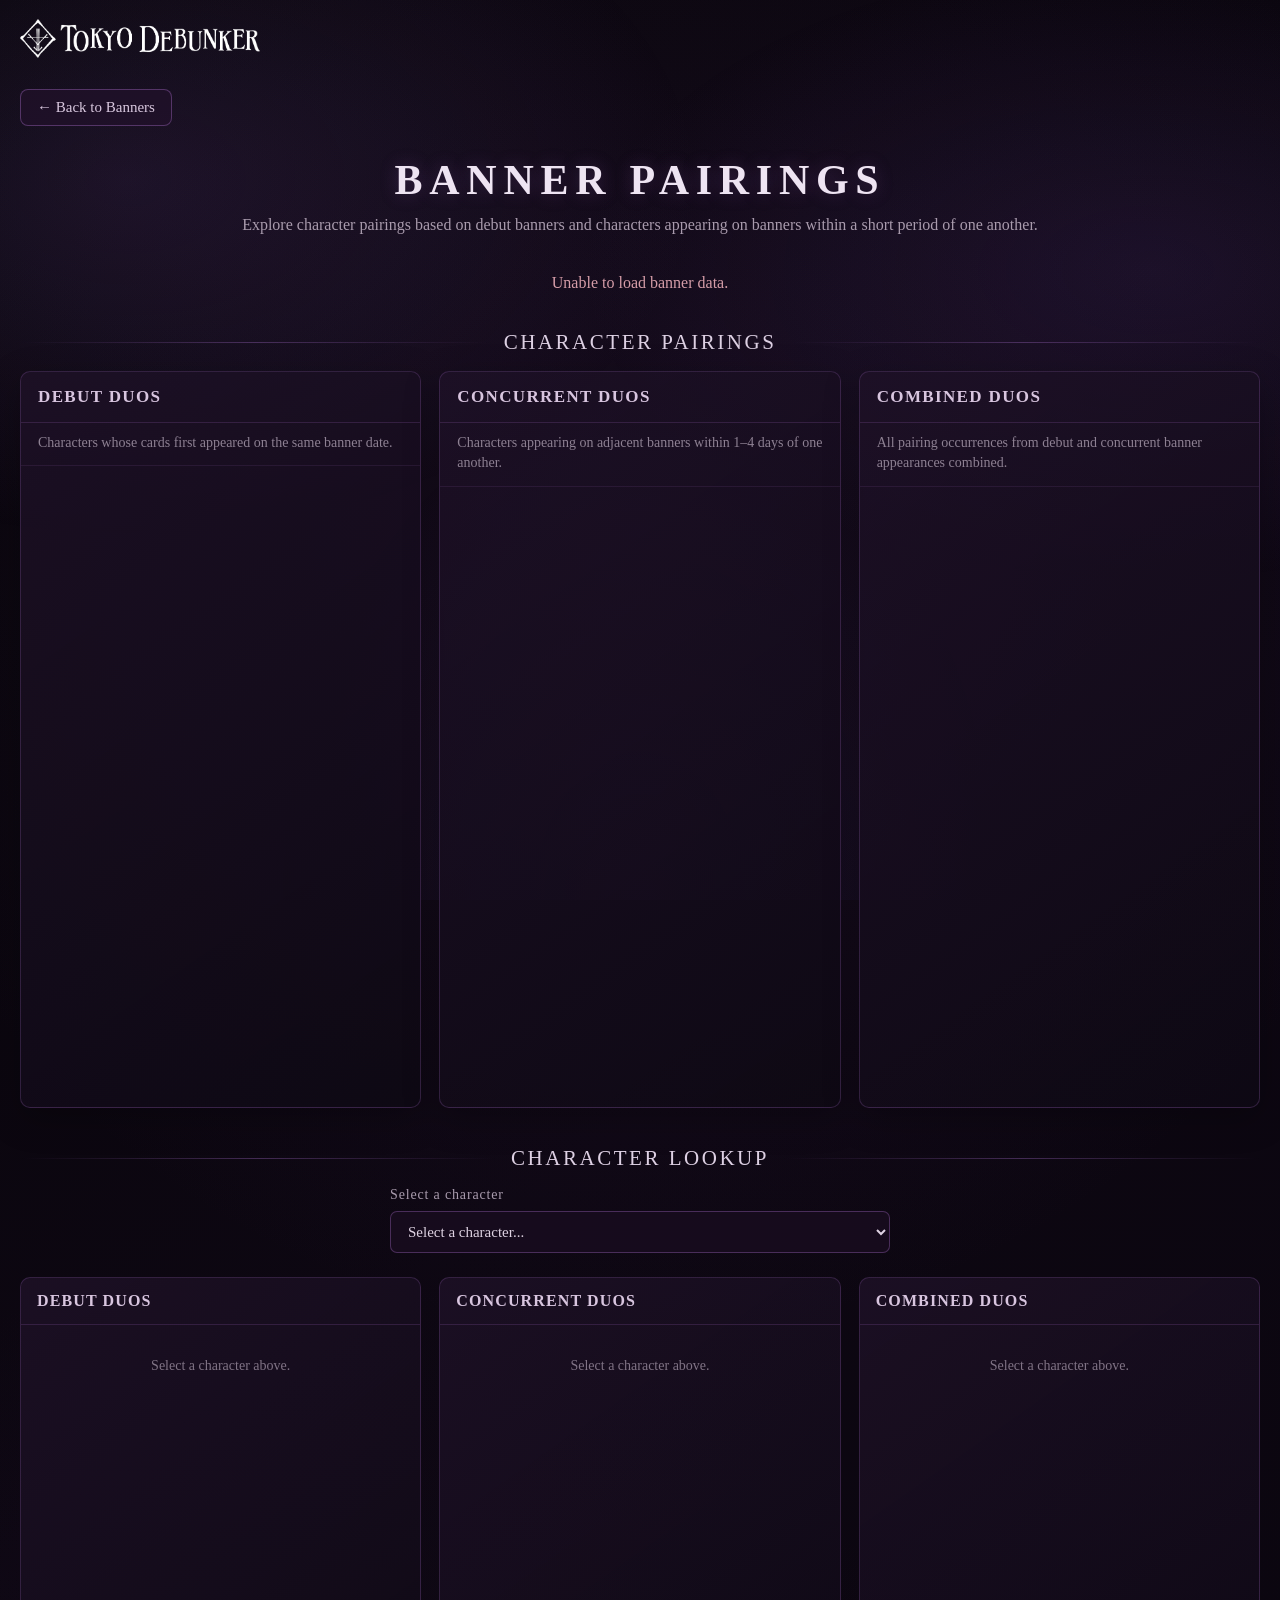
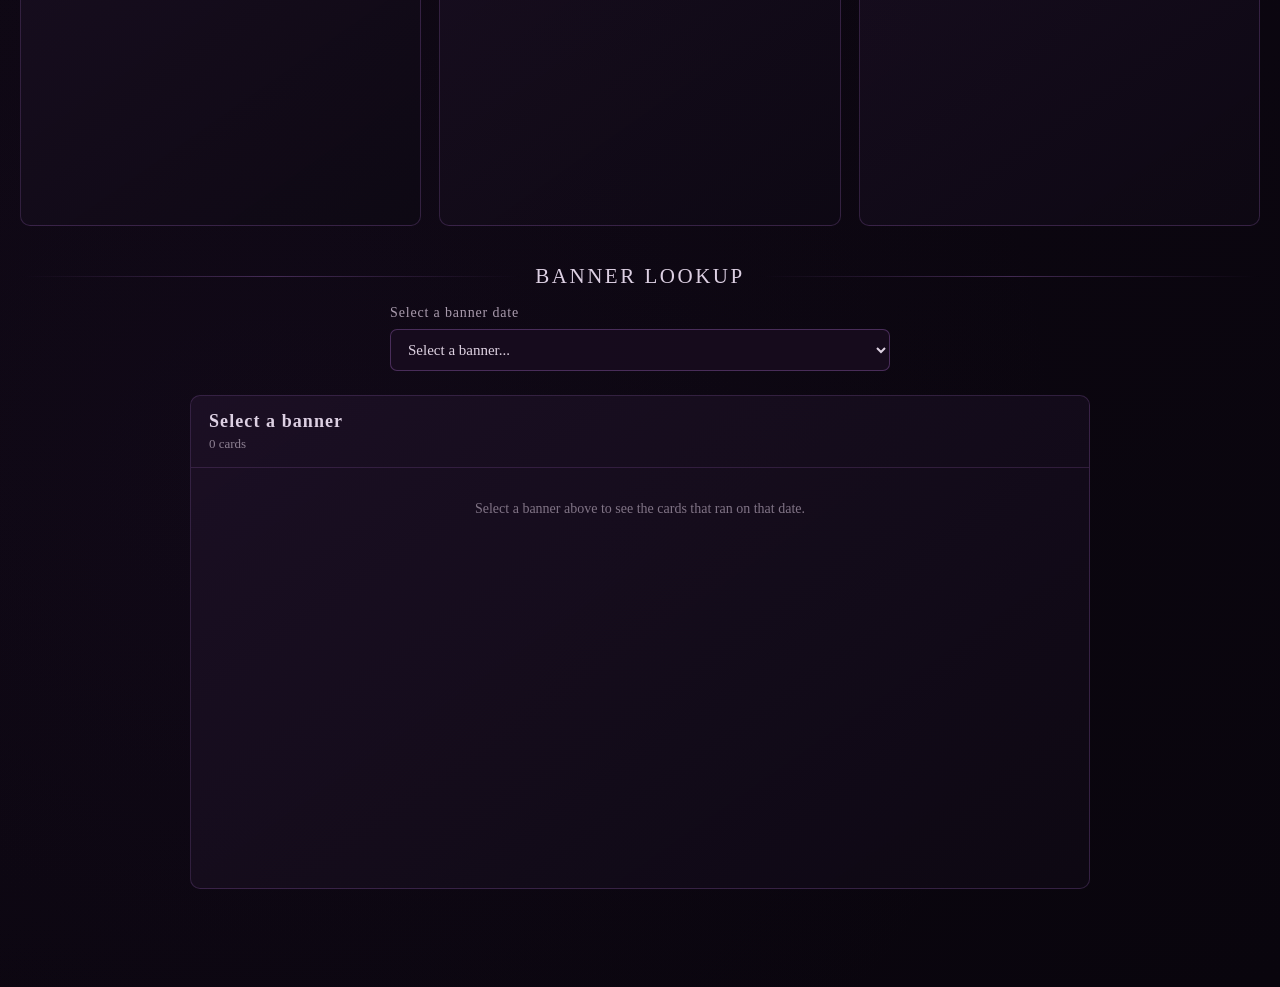
<file: banner-pairings.html>
<!DOCTYPE html>
<html lang="en">
<head>

<meta charset="UTF-8">

<meta
    name="viewport"
    content="width=device-width, initial-scale=1.0"
>

<title>Banner Pairings — Tokyo Debunker Database</title>

<link
    rel="stylesheet"
    href="style.css"
>



<style>

/* =========================================================
   PAGE
========================================================= */

body {
    min-height: 100vh;

    background:
        radial-gradient(
            circle at 50% 20%,
            rgba(91, 48, 119, 0.16),
            transparent 38%
        ),
        radial-gradient(
            circle at 20% 80%,
            rgba(53, 28, 74, 0.12),
            transparent 35%
        ),
        linear-gradient(
            145deg,
            #070509 0%,
            #0d0712 45%,
            #09050d 100%
        );

    color: #eee7f2;
}

.page-shell {
    width: min(
        1500px,
        calc(100% - 40px)
    );

    margin: 0 auto;

    padding-bottom: 70px;
}


/* =========================================================
   HEADER
========================================================= */

.site-header {
    padding: 22px 0 10px;
}

.header-inner {
    width: min(
        1500px,
        calc(100% - 40px)
    );

    margin: 0 auto;

    display: flex;
    align-items: center;
}

.site-logo {
    display: block;

    width: 240px;
    height: auto;
    max-height: 48px;

    object-fit: contain;

    transform: translateY(-3px);
}


/* =========================================================
   BACK BUTTON
========================================================= */

.back-row {
    margin-top: 18px;
    margin-bottom: 30px;
}

.back-button {
    display: inline-flex;

    align-items: center;

    gap: 8px;

    padding: 9px 16px;

    border:
        1px solid
        rgba(143, 93, 171, 0.48);

    border-radius: 8px;

    background:
        rgba(34, 18, 44, 0.65);

    color: #d9c8df;

    font-size: 15px;

    text-decoration: none;

    transition:
        background 0.2s ease,
        border-color 0.2s ease,
        transform 0.2s ease;
}

.back-button:hover {
    background:
        rgba(62, 31, 78, 0.8);

    border-color:
        rgba(173, 115, 202, 0.7);

    transform:
        translateX(-2px);
}


/* =========================================================
   TITLE
========================================================= */

.page-title {
    margin: 10px 0 8px;

    text-align: center;

    font-size:
        clamp(28px, 4vw, 42px);

    font-weight: 600;

    letter-spacing: 0.16em;

    color: #eee4f2;

    text-shadow:
        0 0 18px
        rgba(159, 94, 190, 0.25);
}

.page-subtitle {
    max-width: 900px;

    margin:
        0 auto 36px;

    text-align: center;

    color: #a99bad;

    font-size: 16px;

    line-height: 1.65;
}


/* =========================================================
   STATUS
========================================================= */

.status-message {
    margin: 25px auto;

    text-align: center;

    color: #9f92a5;

    font-size: 16px;
}

.status-message.error {
    color: #d59da8;
}


/* =========================================================
   SECTION
========================================================= */

.section {
    margin-top: 38px;
}

.section-heading {
    display: flex;

    align-items: center;

    gap: 14px;

    margin-bottom: 16px;
}

.section-heading::before,
.section-heading::after {
    content: "";

    height: 1px;

    flex: 1;

    background:
        linear-gradient(
            90deg,
            transparent,
            rgba(132, 86, 163, 0.45),
            transparent
        );
}

.section-heading h2 {
    margin: 0;

    color: #ddd0e3;

    font-size: 21px;

    font-weight: 500;

    letter-spacing: 0.12em;

    text-transform: uppercase;

    white-space: nowrap;
}


/* =========================================================
   PAIRING GRID
========================================================= */

.pairings-grid {
    display: grid;

    grid-template-columns:
        repeat(3, minmax(0, 1fr));

    gap: 18px;
}

.pairing-panel {
    min-width: 0;

    border:
        1px solid
        rgba(116, 75, 141, 0.35);

    border-radius: 10px;

    background:
        linear-gradient(
            145deg,
            rgba(30, 17, 39, 0.82),
            rgba(14, 9, 20, 0.88)
        );

    box-shadow:
        0 10px 35px
        rgba(0, 0, 0, 0.25);

    overflow: hidden;
}

.panel-title {
    padding: 15px 17px;

    border-bottom:
        1px solid
        rgba(116, 75, 141, 0.3);

    color: #d8c5df;

    font-size: 17px;

    font-weight: 600;

    letter-spacing: 0.08em;

    text-transform: uppercase;
}

.panel-description {
    padding:
        10px 17px 12px;

    color: #8e8193;

    font-size: 14px;

    line-height: 1.45;

    border-bottom:
        1px solid
        rgba(116, 75, 141, 0.18);
}


/* =========================================================
   SCROLL AREAS
========================================================= */

.pairing-scroll,
.lookup-scroll,
.banner-card-list {
    overflow-y: auto;

    overflow-x: hidden;

    scrollbar-width: thin;

    scrollbar-color:
        rgba(132, 86, 163, 0.65)
        rgba(20, 12, 27, 0.6);
}

.pairing-scroll::-webkit-scrollbar,
.lookup-scroll::-webkit-scrollbar,
.banner-card-list::-webkit-scrollbar {
    width: 8px;
}

.pairing-scroll::-webkit-scrollbar-track,
.lookup-scroll::-webkit-scrollbar-track,
.banner-card-list::-webkit-scrollbar-track {
    background:
        rgba(20, 12, 27, 0.6);
}

.pairing-scroll::-webkit-scrollbar-thumb,
.lookup-scroll::-webkit-scrollbar-thumb,
.banner-card-list::-webkit-scrollbar-thumb {
    background:
        rgba(132, 86, 163, 0.65);

    border-radius: 10px;
}

.pairing-scroll {
    height: 620px;
}


/* =========================================================
   PAIRING ROW
========================================================= */

.pairing-row {
    padding: 13px 16px;

    border-bottom:
        1px solid
        rgba(109, 71, 130, 0.18);

    transition:
        background 0.15s ease;
}

.pairing-row:hover {
    background:
        rgba(86, 47, 105, 0.13);
}

.pairing-row-top {
    display: flex;

    align-items: flex-start;

    justify-content: space-between;

    gap: 12px;
}

.pairing-names {
    min-width: 0;

    color: #e1d5e5;

    font-size: 16px;

    line-height: 1.45;
}

.pairing-names span {
    margin: 0 3px;

    color: #917a9b;
}

.pairing-count {
    flex: 0 0 auto;

    min-width: 28px;

    padding: 3px 7px;

    border-radius: 5px;

    background:
        rgba(107, 63, 130, 0.25);

    border:
        1px solid
        rgba(133, 86, 161, 0.3);

    color: #d4b9df;

    font-size: 13px;

    font-weight: 600;

    text-align: center;
}

.pairing-dates {
    margin-top: 7px;

    color: #918697;

    font-size: 13px;

    line-height: 1.55;
}

.pairing-date-line {
    margin-bottom: 2px;
}

.pairing-date-type {
    margin-left: 4px;

    color: #76677c;
}


/* =========================================================
   LOOKUP
========================================================= */

.lookup-select-wrap,
.banner-select-wrap {
    max-width: 500px;

    margin:
        0 auto 24px;
}

.lookup-select-wrap label,
.banner-select-wrap label {
    display: block;

    margin-bottom: 8px;

    color: #a99bad;

    font-size: 14px;

    letter-spacing: 0.06em;
}

.lookup-select,
.banner-select {
    width: 100%;

    padding: 11px 13px;

    border:
        1px solid
        rgba(130, 83, 157, 0.48);

    border-radius: 7px;

    background:
        rgba(24, 13, 31, 0.9);

    color: #ded2e2;

    outline: none;

    font-family: inherit;

    font-size: 15px;

    cursor: pointer;
}

.lookup-select:focus,
.banner-select:focus {
    border-color:
        rgba(172, 113, 200, 0.75);
}

.lookup-grid {
    display: grid;

    grid-template-columns:
        repeat(3, minmax(0, 1fr));

    gap: 18px;
}

.lookup-panel {
    min-width: 0;

    border:
        1px solid
        rgba(116, 75, 141, 0.35);

    border-radius: 10px;

    background:
        linear-gradient(
            145deg,
            rgba(30, 17, 39, 0.82),
            rgba(14, 9, 20, 0.88)
        );

    overflow: hidden;
}

.lookup-panel-title {
    padding: 14px 16px;

    border-bottom:
        1px solid
        rgba(116, 75, 141, 0.3);

    color: #d8c5df;

    font-size: 16px;

    font-weight: 600;

    letter-spacing: 0.07em;

    text-transform: uppercase;
}

.lookup-scroll {
    height: 500px;
}

.lookup-row {
    padding: 12px 15px;

    border-bottom:
        1px solid
        rgba(109, 71, 130, 0.18);
}

.lookup-row:hover {
    background:
        rgba(86, 47, 105, 0.13);
}

.lookup-row-top {
    display: flex;

    align-items: flex-start;

    justify-content: space-between;

    gap: 10px;
}

.lookup-duo {
    color: #dfd2e4;

    font-size: 15px;

    line-height: 1.45;
}

.lookup-count {
    flex: 0 0 auto;

    padding: 3px 7px;

    border-radius: 5px;

    background:
        rgba(107, 63, 130, 0.25);

    border:
        1px solid
        rgba(133, 86, 161, 0.3);

    color: #d4b9df;

    font-size: 13px;

    font-weight: 600;
}

.lookup-dates {
    margin-top: 6px;

    color: #918697;

    font-size: 13px;

    line-height: 1.55;
}

.lookup-date {
    margin-bottom: 2px;
}

.lookup-empty,
.banner-empty {
    padding: 30px 18px;

    color: #817486;

    font-size: 14px;

    text-align: center;

    line-height: 1.6;
}


/* =========================================================
   BANNER LOOKUP
========================================================= */

.banner-result {
    max-width: 900px;

    margin: 0 auto;

    border:
        1px solid
        rgba(116, 75, 141, 0.35);

    border-radius: 10px;

    background:
        linear-gradient(
            145deg,
            rgba(30, 17, 39, 0.82),
            rgba(14, 9, 20, 0.88)
        );

    overflow: hidden;
}

.banner-result-header {
    padding: 15px 18px;

    border-bottom:
        1px solid
        rgba(116, 75, 141, 0.3);
}

.banner-result-date {
    color: #ddd0e3;

    font-size: 18px;

    font-weight: 600;

    letter-spacing: 0.06em;
}

.banner-card-count {
    margin-top: 4px;

    color: #8e8193;

    font-size: 13px;
}

.banner-card-list {
    height: 420px;
}

.banner-card-row {
    display: flex;

    align-items: center;

    justify-content: space-between;

    gap: 15px;

    padding: 11px 16px;

    border-bottom:
        1px solid
        rgba(109, 71, 130, 0.18);
}

.banner-card-name {
    min-width: 0;

    color: #dfd2e4;

    font-size: 15px;
}

.banner-card-character {
    flex: 0 0 auto;

    color: #918697;

    font-size: 14px;

    text-align: right;
}


/* =========================================================
   MOBILE
========================================================= */

@media (max-width: 1000px) {

    .pairings-grid,
    .lookup-grid {
        grid-template-columns: 1fr;
    }

    .pairing-scroll {
        height: 500px;
    }

    .lookup-scroll {
        height: 420px;
    }

}


@media (max-width: 700px) {

    .page-shell {
        width:
            calc(100% - 24px);
    }

    .header-inner {
        width:
            calc(100% - 24px);
    }

    .site-logo {
        width: 190px;
    }

    .back-row {
        margin-top: 12px;

        margin-bottom: 22px;
    }

    .page-title {
        font-size: 26px;

        letter-spacing: 0.1em;
    }

    .page-subtitle {
        font-size: 14px;

        margin-bottom: 28px;
    }

    .section {
        margin-top: 30px;
    }

    .section-heading {
        gap: 9px;
    }

    .section-heading h2 {
        font-size: 17px;
    }

    .pairing-scroll {
        height: 430px;
    }

    .lookup-scroll {
        height: 380px;
    }

    .banner-card-list {
        height: 360px;
    }

    .pairing-row {
        padding: 12px;
    }

    .pairing-names {
        font-size: 15px;
    }

    .pairing-dates {
        font-size: 12px;
    }

    .lookup-row {
        padding: 11px 12px;
    }

    .lookup-duo {
        font-size: 14px;
    }

    .lookup-dates {
        font-size: 12px;
    }

    .banner-card-row {
        align-items: flex-start;

        flex-direction: column;

        gap: 4px;
    }

    .banner-card-character {
        text-align: left;
    }

}


@media (max-width: 420px) {

    .page-shell {
        width:
            calc(100% - 18px);
    }

    .header-inner {
        width:
            calc(100% - 18px);
    }

    .site-logo {
        width: 165px;
    }

    .page-title {
        font-size: 22px;
    }

    .panel-title,
    .lookup-panel-title {
        font-size: 15px;
    }

    .panel-description {
        font-size: 13px;
    }

}

</style>
</head>


<body>


<header class="site-header">

    <div class="header-inner">

        <a href="index.html">

            <img
                src="logo.png"
                alt="Tokyo Debunker"
                class="site-logo"
            >

        </a>

    </div>

</header>


<main class="page-shell">


    <div class="back-row">

        <a
            href="banners.html"
            class="back-button"
        >
            ← Back to Banners
        </a>

    </div>


    <h1 class="page-title">
        BANNER PAIRINGS
    </h1>


    <p class="page-subtitle">
        Explore character pairings based on debut banners
        and characters appearing on banners within a short
        period of one another.
    </p>


    <div
        id="statusMessage"
        class="status-message"
    >
        Loading banner data...
    </div>


    <!-- =====================================================
         CHARACTER PAIRINGS
    ====================================================== -->

    <section class="section">

        <div class="section-heading">

            <h2>
                Character Pairings
            </h2>

        </div>


        <div class="pairings-grid">


            <div class="pairing-panel">

                <div class="panel-title">
                    Debut Duos
                </div>

                <div class="panel-description">
                    Characters whose cards first appeared
                    on the same banner date.
                </div>

                <div
                    id="debutPairings"
                    class="pairing-scroll"
                ></div>

            </div>


            <div class="pairing-panel">

                <div class="panel-title">
                    Concurrent Duos
                </div>

                <div class="panel-description">
                    Characters appearing on adjacent banners
                    within 1–4 days of one another.
                </div>

                <div
                    id="concurrentPairings"
                    class="pairing-scroll"
                ></div>

            </div>


            <div class="pairing-panel">

                <div class="panel-title">
                    Combined Duos
                </div>

                <div class="panel-description">
                    All pairing occurrences from debut and
                    concurrent banner appearances combined.
                </div>

                <div
                    id="combinedPairings"
                    class="pairing-scroll"
                ></div>

            </div>


        </div>

    </section>


    <!-- =====================================================
         CHARACTER LOOKUP
    ====================================================== -->

    <section class="section">

        <div class="section-heading">

            <h2>
                Character Lookup
            </h2>

        </div>


        <div class="lookup-select-wrap">

            <label for="characterSelect">
                Select a character
            </label>

            <select
                id="characterSelect"
                class="lookup-select"
            >

                <option value="">
                    Select a character...
                </option>

            </select>

        </div>


        <div class="lookup-grid">


            <div class="lookup-panel">

                <div class="lookup-panel-title">
                    Debut Duos
                </div>

                <div
                    id="lookupDebut"
                    class="lookup-scroll"
                >

                    <div class="lookup-empty">
                        Select a character above.
                    </div>

                </div>

            </div>


            <div class="lookup-panel">

                <div class="lookup-panel-title">
                    Concurrent Duos
                </div>

                <div
                    id="lookupConcurrent"
                    class="lookup-scroll"
                >

                    <div class="lookup-empty">
                        Select a character above.
                    </div>

                </div>

            </div>


            <div class="lookup-panel">

                <div class="lookup-panel-title">
                    Combined Duos
                </div>

                <div
                    id="lookupCombined"
                    class="lookup-scroll"
                >

                    <div class="lookup-empty">
                        Select a character above.
                    </div>

                </div>

            </div>


        </div>

    </section>


    <!-- =====================================================
         BANNER LOOKUP
    ====================================================== -->

    <section class="section">

        <div class="section-heading">

            <h2>
                Banner Lookup
            </h2>

        </div>


        <div class="banner-select-wrap">

            <label for="bannerSelect">
                Select a banner date
            </label>

            <select
                id="bannerSelect"
                class="banner-select"
            >

                <option value="">
                    Select a banner...
                </option>

            </select>

        </div>


        <div class="banner-result">

            <div class="banner-result-header">

                <div
                    id="bannerResultDate"
                    class="banner-result-date"
                >
                    Select a banner
                </div>

                <div
                    id="bannerCardCount"
                    class="banner-card-count"
                >
                    0 cards
                </div>

            </div>


            <div
                id="bannerCardList"
                class="banner-card-list"
            >

                <div class="banner-empty">

                    Select a banner above to see the
                    cards that ran on that date.

                </div>

            </div>

        </div>


    </section>


    <div
        id="bannerHistoryInfo"
        class="status-message"
        style="margin-top: 28px;"
    ></div>


</main>


<!-- =========================================================
     SHARED DATABASE LOADER
========================================================= -->

<script src="database-loader.js"></script>


<script>

/* =========================================================
   CHARACTER DEFINITIONS
========================================================= */

const CHARACTER_DEFINITIONS = [

    {
        key: "Jo",
        name: "Jo Kongoza",
        house: "Dionysia"
    },

    {
        key: "Mio",
        name: "Mio Susuhara",
        house: "Dionysia"
    },

    {
        key: "Elias",
        name: "Elias Pratt",
        house: "Dionysia"
    },

    {
        key: "Shion",
        name: "Shion Genkai",
        house: "Dionysia"
    },

    {
        key: "Jin",
        name: "Jin Kamurai",
        house: "Frostheim"
    },

    {
        key: "Tohma",
        name: "Tohma Ishibashi",
        house: "Frostheim"
    },

    {
        key: "Luca",
        name: "Lucas Errant",
        house: "Frostheim"
    },

    {
        key: "Kaito",
        name: "Kaito Fuji",
        house: "Frostheim"
    },

    {
        key: "Taiga",
        name: "Taiga Hoshibami",
        house: "Sinostra"
    },

    {
        key: "Ritsu",
        name: "Ritsu Shinjo",
        house: "Sinostra"
    },

    {
        key: "Romeo",
        name: "Romeo Lucci",
        house: "Sinostra"
    },

    {
        key: "Ed",
        name: "Edward Hart",
        house: "Obscuary"
    },

    {
        key: "Lyca",
        name: "Lyca Colt",
        house: "Obscuary"
    },

    {
        key: "Rui",
        name: "Rui Mizuki",
        house: "Obscuary"
    },

    {
        key: "Haru",
        name: "Haru Sagara",
        house: "Jabberwock"
    },

    {
        key: "Towa",
        name: "Towa Otonashi",
        house: "Jabberwock"
    },

    {
        key: "Ren",
        name: "Ren Shiranami",
        house: "Jabberwock"
    },

    {
        key: "Yuri",
        name: "Yuri Isami",
        house: "Mortkranken"
    },

    {
        key: "Jiro",
        name: "Jiro Kirisaki",
        house: "Mortkranken"
    },

    {
        key: "Haku",
        name: "Haku Kusanagi",
        house: "Hotarubi"
    },

    {
        key: "Subaru",
        name: "Subaru Kagami",
        house: "Hotarubi"
    },

    {
        key: "Zenji",
        name: "Zenji Kotodama",
        house: "Hotarubi"
    },

    {
        key: "Alan",
        name: "Alan Mido",
        house: "Vagastrom"
    },

    {
        key: "Sho",
        name: "Shohei Haizono",
        house: "Vagastrom"
    },

    {
        key: "Leo",
        name: "Leo Kurosagi",
        house: "Vagastrom"
    }

];


/* =========================================================
   STATE
========================================================= */

let databaseCards = {};

let bannerHistory = [];

let pairingData = {

    debut: [],

    concurrent: [],

    combined: []

};


/* =========================================================
   HELPERS
========================================================= */

function escapeHTML(value) {

    return String(
        value ?? ""
    )
        .replace(
            /&/g,
            "&amp;"
        )
        .replace(
            /</g,
            "&lt;"
        )
        .replace(
            />/g,
            "&gt;"
        )
        .replace(
            /"/g,
            "&quot;"
        )
        .replace(
            /'/g,
            "&#039;"
        );

}


function resolveCharacter(value) {

    if (!value) {
        return null;
    }

    const raw =
        String(value)
            .trim()
            .toLowerCase();


    return (
        CHARACTER_DEFINITIONS.find(
            character =>
                character.key.toLowerCase() ===
                raw
        ) ||

        CHARACTER_DEFINITIONS.find(
            character =>
                character.name.toLowerCase() ===
                raw
        ) ||

        null
    );

}


function getCharacterFromCardName(
    cardName
) {

    if (!cardName) {
        return null;
    }


    /*
     * Your card names identify their character
     * inside parentheses, e.g.:
     *
     * Card Name (Jo)
     * Card Name (Edward Hart)
     */

    const matches =
        String(cardName).match(
            /\(([^()]*)\)/g
        );


    if (!matches) {
        return null;
    }


    for (
        const match
        of matches
    ) {

        const inside =
            match
                .replace(
                    /^\(/,
                    ""
                )
                .replace(
                    /\)$/,
                    ""
                )
                .trim();


        const character =
            resolveCharacter(
                inside
            );


        if (character) {
            return character;
        }

    }


    return null;

}


function parseRunDate(value) {

    if (
        value === null ||
        value === undefined
    ) {

        return null;

    }


    const raw =
        String(value).trim();


    if (!raw) {
        return null;
    }


    const match =
        raw.match(
            /^(\d{1,2})\/(\d{1,2})\/(\d{2}|\d{4})$/
        );


    if (!match) {
        return null;
    }


    let year =
        Number(
            match[3]
        );


    if (year < 100) {
        year += 2000;
    }


    const month =
        Number(
            match[1]
        ) - 1;


    const day =
        Number(
            match[2]
        );


    const date =
        new Date(
            year,
            month,
            day
        );


    if (
        date.getFullYear() !== year ||
        date.getMonth() !== month ||
        date.getDate() !== day
    ) {

        return null;

    }


    return date;

}


function extractRunDates(runs) {

    if (
        runs === null ||
        runs === undefined
    ) {

        return [];

    }


    const matches =
        String(runs).match(
            /\b\d{1,2}\/\d{1,2}\/\d{2,4}\b/g
        );


    if (!matches) {
        return [];
    }


    const dates =
        new Map();


    for (
        const match
        of matches
    ) {

        const date =
            parseRunDate(
                match
            );


        if (!date) {
            continue;
        }


        dates.set(
            dateKey(date),
            date
        );

    }


    return Array.from(
        dates.values()
    )
        .sort(
            (
                a,
                b
            ) =>
                a.getTime() -
                b.getTime()
        );

}


function dateKey(date) {

    return (
        date.getFullYear() +
        "-" +
        String(
            date.getMonth() + 1
        ).padStart(
            2,
            "0"
        ) +
        "-" +
        String(
            date.getDate()
        ).padStart(
            2,
            "0"
        )
    );

}


function daysBetween(
    dateA,
    dateB
) {

    const a =
        new Date(
            dateA.getFullYear(),
            dateA.getMonth(),
            dateA.getDate()
        );


    const b =
        new Date(
            dateB.getFullYear(),
            dateB.getMonth(),
            dateB.getDate()
        );


    return Math.round(
        Math.abs(
            b.getTime() -
            a.getTime()
        ) /
        (
            24 *
            60 *
            60 *
            1000
        )
    );

}


function formatDate(date) {

    return date.toLocaleDateString(
        "en-US",
        {
            month: "short",
            day: "numeric",
            year: "numeric"
        }
    );

}


function makePairKey(
    keyA,
    keyB
) {

    const keys = [
        keyA,
        keyB
    ].sort(
        (
            a,
            b
        ) =>
            a.localeCompare(b)
    );


    return (
        keys[0] +
        "|" +
        keys[1]
    );

}


function naturalCardSort(
    a,
    b
) {

    const numberA =
        String(a)
            .match(
                /^\s*(\d+)/
            );


    const numberB =
        String(b)
            .match(
                /^\s*(\d+)/
            );


    if (
        numberA &&
        numberB
    ) {

        const valueA =
            Number(
                numberA[1]
            );


        const valueB =
            Number(
                numberB[1]
            );


        if (
            valueA !==
            valueB
        ) {

            return (
                valueA -
                valueB
            );

        }

    }


    return String(a).localeCompare(
        String(b),
        undefined,
        {
            numeric: true,
            sensitivity: "base"
        }
    );

}


/* =========================================================
   RECONSTRUCT BANNERS
========================================================= */

function buildBannerHistory() {

    const bannerMap =
        new Map();


    /*
     * IMPORTANT:
     *
     * data.cards is an object containing individual
     * card objects.
     *
     * Each card has:
     *
     * card.name
     * card.runs
     */

    for (
        const cardKey
        of Object.keys(
            databaseCards || {}
        )
    ) {

        const card =
            databaseCards[
                cardKey
            ];


        if (!card) {
            continue;
        }


        const cardName =
            card.name;


        if (!cardName) {
            continue;
        }


        const character =
            getCharacterFromCardName(
                cardName
            );


        /*
         * Cards without a character in parentheses
         * cannot be used for character pairings.
         */

        if (!character) {
            continue;
        }


        const dates =
            extractRunDates(
                card.runs
            );


        for (
            const date
            of dates
        ) {

            const key =
                dateKey(date);


            if (
                !bannerMap.has(key)
            ) {

                bannerMap.set(
                    key,
                    {
                        key,

                        date,

                        cards: new Set(),

                        characters:
                            new Map()
                    }
                );

            }


            const banner =
                bannerMap.get(
                    key
                );


            banner.cards.add(
                cardName
            );


            banner.characters.set(
                character.key,
                character
            );

        }

    }


    const banners =
        Array.from(
            bannerMap.values()
        );


    banners.sort(
        (
            a,
            b
        ) =>
            b.date.getTime() -
            a.date.getTime()
    );


    for (
        const banner
        of banners
    ) {

        banner.characters =
            Array.from(
                banner.characters.values()
            );


        banner.characters.sort(
            (
                a,
                b
            ) =>
                a.name.localeCompare(
                    b.name
                )
        );


        banner.cards =
            Array.from(
                banner.cards
            );


        banner.cards.sort(
            naturalCardSort
        );

    }


    return banners;

}


/* =========================================================
   CREATE ALL 300 UNIQUE PAIRS
========================================================= */

function createAllPairings() {

    const pairings =
        new Map();


    for (
        let i = 0;
        i <
        CHARACTER_DEFINITIONS.length;
        i++
    ) {

        for (
            let j = i + 1;
            j <
            CHARACTER_DEFINITIONS.length;
            j++
        ) {

            const characterA =
                CHARACTER_DEFINITIONS[i];


            const characterB =
                CHARACTER_DEFINITIONS[j];


            const key =
                makePairKey(
                    characterA.key,
                    characterB.key
                );


            pairings.set(
                key,
                {

                    key,

                    characterA,

                    characterB,

                    debutCount: 0,

                    concurrentCount: 0,

                    combinedCount: 0,

                    debutOccurrences: [],

                    concurrentOccurrences: []

                }
            );

        }

    }


    return pairings;

}


/* =========================================================
   DEBUT DUOS
========================================================= */

function calculateDebutDuos(
    pairings
) {

    for (
        const banner
        of bannerHistory
    ) {

        const characters =
            banner.characters;


        for (
            let i = 0;
            i < characters.length;
            i++
        ) {

            for (
                let j = i + 1;
                j < characters.length;
                j++
            ) {

                const characterA =
                    characters[i];


                const characterB =
                    characters[j];


                const key =
                    makePairKey(
                        characterA.key,
                        characterB.key
                    );


                const pairing =
                    pairings.get(
                        key
                    );


                if (!pairing) {
                    continue;
                }


                pairing.debutCount++;


                pairing.debutOccurrences.push(
                    {
                        date:
                            banner.date
                    }
                );

            }

        }

    }

}


/* =========================================================
   CONCURRENT DUOS
========================================================= */

function calculateConcurrentDuos(
    pairings
) {

    /*
     * Banner history is newest → oldest.
     *
     * Only adjacent banners are compared.
     *
     * If the adjacent banners are 1–4 days apart,
     * every character on one banner is paired with
     * every different character on the other banner.
     */

    for (
        let i = 0;
        i <
        bannerHistory.length - 1;
        i++
    ) {

        const currentBanner =
            bannerHistory[i];


        const nextBanner =
            bannerHistory[i + 1];


        const gap =
            daysBetween(
                currentBanner.date,
                nextBanner.date
            );


        if (
            gap < 1 ||
            gap > 4
        ) {

            continue;

        }


        const transitionPairs =
            new Set();


        for (
            const characterA
            of currentBanner.characters
        ) {

            for (
                const characterB
                of nextBanner.characters
            ) {

                if (
                    characterA.key ===
                    characterB.key
                ) {

                    continue;

                }


                transitionPairs.add(
                    makePairKey(
                        characterA.key,
                        characterB.key
                    )
                );

            }

        }


        for (
            const key
            of transitionPairs
        ) {

            const pairing =
                pairings.get(
                    key
                );


            if (!pairing) {
                continue;
            }


            pairing.concurrentCount++;


            pairing.concurrentOccurrences.push(
                {

                    newerBannerDate:
                        currentBanner.date,

                    olderBannerDate:
                        nextBanner.date,

                    gap

                }
            );

        }

    }

}


/* =========================================================
   SORT PAIRINGS
========================================================= */

function sortPairings(
    a,
    b
) {

    if (
        b.count !==
        a.count
    ) {

        return (
            b.count -
            a.count
        );

    }


    const nameA =
        a.characterA.name +
        " + " +
        a.characterB.name;


    const nameB =
        b.characterA.name +
        " + " +
        b.characterB.name;


    return nameA.localeCompare(
        nameB
    );

}


/* =========================================================
   CALCULATE EVERYTHING
========================================================= */

function calculateAllPairings() {

    const pairings =
        createAllPairings();


    calculateDebutDuos(
        pairings
    );


    calculateConcurrentDuos(
        pairings
    );


    const all =
        Array.from(
            pairings.values()
        );


    const debut =
        all
            .map(
                pairing => ({
                    ...pairing,

                    count:
                        pairing.debutCount
                })
            );


    const concurrent =
        all
            .map(
                pairing => ({
                    ...pairing,

                    count:
                        pairing.concurrentCount
                })
            );


    const combined =
        all
            .map(
                pairing => ({

                    ...pairing,

                    count:
                        pairing.debutCount +
                        pairing.concurrentCount

                })
            );


    debut.sort(
        sortPairings
    );


    concurrent.sort(
        sortPairings
    );


    combined.sort(
        sortPairings
    );


    pairingData = {

        debut,

        concurrent,

        combined

    };

}


/* =========================================================
   RENDER MAIN LIST
========================================================= */

function renderPairingList(
    elementId,
    pairings,
    type
) {

    const container =
        document.getElementById(
            elementId
        );


    const usable =
        pairings.filter(
            pairing =>
                pairing.count > 0
        );


    if (!usable.length) {

        container.innerHTML = `
            <div class="lookup-empty">
                No pairing data found.
            </div>
        `;

        return;

    }


    container.innerHTML =
        usable
            .map(
                pairing => {

                    let dates =
                        "";


                    if (
                        type ===
                        "debut"
                    ) {

                        dates =
                            pairing.debutOccurrences
                                .map(
                                    occurrence =>
                                        `
                                        <div class="pairing-date-line">
                                            ${formatDate(
                                                occurrence.date
                                            )}
                                        </div>
                                        `
                                )
                                .join("");

                    }


                    if (
                        type ===
                        "concurrent"
                    ) {

                        dates =
                            pairing.concurrentOccurrences
                                .map(
                                    occurrence =>
                                        `
                                        <div class="pairing-date-line">

                                            ${formatDate(
                                                occurrence.newerBannerDate
                                            )}

                                            ↔

                                            ${formatDate(
                                                occurrence.olderBannerDate
                                            )}

                                            <span
                                                class="pairing-date-type"
                                            >
                                                (${occurrence.gap}
                                                day${occurrence.gap === 1 ? "" : "s"})
                                            </span>

                                        </div>
                                        `
                                )
                                .join("");

                    }


                    if (
                        type ===
                        "combined"
                    ) {

                        const combinedDates =
                            [];


                        pairing.debutOccurrences
                            .forEach(
                                occurrence => {

                                    combinedDates.push(
                                        {

                                            time:
                                                occurrence
                                                    .date
                                                    .getTime(),

                                            html:
                                                `
                                                <div class="pairing-date-line">
                                                    ${formatDate(
                                                        occurrence.date
                                                    )}

                                                    <span
                                                        class="pairing-date-type"
                                                    >
                                                        · Debut
                                                    </span>
                                                </div>
                                                `

                                        }
                                    );

                                }
                            );


                        pairing.concurrentOccurrences
                            .forEach(
                                occurrence => {

                                    combinedDates.push(
                                        {

                                            time:
                                                occurrence
                                                    .newerBannerDate
                                                    .getTime(),

                                            html:
                                                `
                                                <div class="pairing-date-line">
                                                    ${formatDate(
                                                        occurrence.newerBannerDate
                                                    )}

                                                    ↔

                                                    ${formatDate(
                                                        occurrence.olderBannerDate
                                                    )}

                                                    <span
                                                        class="pairing-date-type"
                                                    >
                                                        · Concurrent
                                                    </span>
                                                </div>
                                                `

                                        }
                                    );

                                }
                            );


                        combinedDates.sort(
                            (
                                a,
                                b
                            ) =>
                                a.time -
                                b.time
                        );


                        dates =
                            combinedDates
                                .map(
                                    item =>
                                        item.html
                                )
                                .join("");

                    }


                    return `
                        <div class="pairing-row">

                            <div
                                class="pairing-row-top"
                            >

                                <div
                                    class="pairing-names"
                                >

                                    ${escapeHTML(
                                        pairing
                                            .characterA
                                            .name
                                    )}

                                    <span>
                                        ×
                                    </span>

                                    ${escapeHTML(
                                        pairing
                                            .characterB
                                            .name
                                    )}

                                </div>

                                <div
                                    class="pairing-count"
                                >
                                    ${pairing.count}
                                </div>

                            </div>

                            <div
                                class="pairing-dates"
                            >
                                ${dates}
                            </div>

                        </div>
                    `;

                }
            )
            .join("");

}


/* =========================================================
   RENDER MAIN PAIRINGS
========================================================= */

function renderMainPairings() {

    renderPairingList(
        "debutPairings",
        pairingData.debut,
        "debut"
    );


    renderPairingList(
        "concurrentPairings",
        pairingData.concurrent,
        "concurrent"
    );


    renderPairingList(
        "combinedPairings",
        pairingData.combined,
        "combined"
    );

}


/* =========================================================
   CHARACTER SELECT
========================================================= */

function populateCharacterSelect() {

    const select =
        document.getElementById(
            "characterSelect"
        );


    select.innerHTML = `
        <option value="">
            Select a character...
        </option>
    `;


    CHARACTER_DEFINITIONS
        .slice()
        .sort(
            (
                a,
                b
            ) =>
                a.name.localeCompare(
                    b.name
                )
        )
        .forEach(
            character => {

                const option =
                    document.createElement(
                        "option"
                    );


                option.value =
                    character.key;


                option.textContent =
                    character.name;


                select.appendChild(
                    option
                );

            }
        );

}


/* =========================================================
   BANNER SELECT
========================================================= */

function populateBannerSelect() {

    const select =
        document.getElementById(
            "bannerSelect"
        );


    select.innerHTML = `
        <option value="">
            Select a banner...
        </option>
    `;


    bannerHistory.forEach(
        banner => {

            const option =
                document.createElement(
                    "option"
                );


            option.value =
                banner.key;


            option.textContent =
                formatDate(
                    banner.date
                );


            select.appendChild(
                option
            );

        }
    );

}


/* =========================================================
   GET OTHER CHARACTER
========================================================= */

function getOtherCharacter(
    pairing,
    selectedKey
) {

    return (
        pairing.characterA.key ===
        selectedKey

            ? pairing.characterB

            : pairing.characterA
    );

}


/* =========================================================
   RENDER COMBINED LOOKUP DATES
========================================================= */

function renderLookupCombinedDates(
    pairing
) {

    const dates = [];


    pairing.debutOccurrences
        .forEach(
            occurrence => {

                dates.push(
                    {

                        time:
                            occurrence
                                .date
                                .getTime(),

                        html:
                            `
                            <div class="lookup-date">
                                ${formatDate(
                                    occurrence.date
                                )}
                                · D
                            </div>
                            `

                    }
                );

            }
        );


    pairing.concurrentOccurrences
        .forEach(
            occurrence => {

                dates.push(
                    {

                        time:
                            occurrence
                                .newerBannerDate
                                .getTime(),

                        html:
                            `
                            <div class="lookup-date">
                                ${formatDate(
                                    occurrence.newerBannerDate
                                )}

                                ↔

                                ${formatDate(
                                    occurrence.olderBannerDate
                                )}

                                · C
                            </div>
                            `

                    }
                );

            }
        );


    dates.sort(
        (
            a,
            b
        ) =>
            a.time -
            b.time
    );


    return dates
        .map(
            item =>
                item.html
        )
        .join("");

}


/* =========================================================
   RENDER CHARACTER LOOKUP
========================================================= */

function renderCharacterLookup(
    selectedKey
) {

    const combinedContainer =
        document.getElementById(
            "lookupCombined"
        );


    const debutContainer =
        document.getElementById(
            "lookupDebut"
        );


    const concurrentContainer =
        document.getElementById(
            "lookupConcurrent"
        );


    if (!selectedKey) {

        const empty = `
            <div class="lookup-empty">
                Select a character above.
            </div>
        `;


        combinedContainer.innerHTML =
            empty;


        debutContainer.innerHTML =
            empty;


        concurrentContainer.innerHTML =
            empty;


        return;

    }


    const combined =
        pairingData.combined
            .filter(
                pairing =>
                    pairing.characterA.key ===
                        selectedKey ||
                    pairing.characterB.key ===
                        selectedKey
            );


    const debut =
        pairingData.debut
            .filter(
                pairing =>
                    pairing.characterA.key ===
                        selectedKey ||
                    pairing.characterB.key ===
                        selectedKey
            );


    const concurrent =
        pairingData.concurrent
            .filter(
                pairing =>
                    pairing.characterA.key ===
                        selectedKey ||
                    pairing.characterB.key ===
                        selectedKey
            );


    function sortLookup(
        a,
        b
    ) {

        if (
            b.count !==
            a.count
        ) {

            return (
                b.count -
                a.count
            );

        }


        const otherA =
            getOtherCharacter(
                a,
                selectedKey
            );


        const otherB =
            getOtherCharacter(
                b,
                selectedKey
            );


        return otherA.name.localeCompare(
            otherB.name
        );

    }


    combined.sort(
        sortLookup
    );


    debut.sort(
        sortLookup
    );


    concurrent.sort(
        sortLookup
    );


    /* =====================================================
       DEBUT
    ====================================================== */

    if (!debut.length) {

        debutContainer.innerHTML = `
            <div class="lookup-empty">
                No debut pairings found.
            </div>
        `;

    } else {

        debutContainer.innerHTML =
            debut
                .map(
                    pairing => {

                        const other =
                            getOtherCharacter(
                                pairing,
                                selectedKey
                            );


                        return `
                            <div class="lookup-row">

                                <div
                                    class="lookup-row-top"
                                >

                                    <div
                                        class="lookup-duo"
                                    >
                                        ${escapeHTML(
                                            other.name
                                        )}
                                    </div>

                                    <div
                                        class="lookup-count"
                                    >
                                        ${pairing.count}
                                    </div>

                                </div>

                                <div
                                    class="lookup-dates"
                                >

                                    ${
                                        pairing
                                            .debutOccurrences
                                            .map(
                                                occurrence =>
                                                    `
                                                    <div class="lookup-date">
                                                        ${formatDate(
                                                            occurrence.date
                                                        )}
                                                    </div>
                                                    `
                                            )
                                            .join("")
                                    }

                                </div>

                            </div>
                        `;

                    }
                )
                .join("");

    }


    /* =====================================================
       CONCURRENT
    ====================================================== */

    if (!concurrent.length) {

        concurrentContainer.innerHTML = `
            <div class="lookup-empty">
                No concurrent pairings found.
            </div>
        `;

    } else {

        concurrentContainer.innerHTML =
            concurrent
                .map(
                    pairing => {

                        const other =
                            getOtherCharacter(
                                pairing,
                                selectedKey
                            );


                        return `
                            <div class="lookup-row">

                                <div
                                    class="lookup-row-top"
                                >

                                    <div
                                        class="lookup-duo"
                                    >
                                        ${escapeHTML(
                                            other.name
                                        )}
                                    </div>

                                    <div
                                        class="lookup-count"
                                    >
                                        ${pairing.count}
                                    </div>

                                </div>

                                <div
                                    class="lookup-dates"
                                >

                                    ${
                                        pairing
                                            .concurrentOccurrences
                                            .map(
                                                occurrence =>
                                                    `
                                                    <div class="lookup-date">
                                                        ${formatDate(
                                                            occurrence.newerBannerDate
                                                        )}

                                                        ↔

                                                        ${formatDate(
                                                            occurrence.olderBannerDate
                                                        )}

                                                        (${occurrence.gap}
                                                        day${occurrence.gap === 1 ? "" : "s"})
                                                    </div>
                                                    `
                                            )
                                            .join("")
                                    }

                                </div>

                            </div>
                        `;

                    }
                )
                .join("");

    }


    /* =====================================================
       COMBINED
    ====================================================== */

    if (!combined.length) {

        combinedContainer.innerHTML = `
            <div class="lookup-empty">
                No combined pairings found.
            </div>
        `;

    } else {

        combinedContainer.innerHTML =
            combined
                .map(
                    pairing => {

                        const other =
                            getOtherCharacter(
                                pairing,
                                selectedKey
                            );


                        return `
                            <div class="lookup-row">

                                <div
                                    class="lookup-row-top"
                                >

                                    <div
                                        class="lookup-duo"
                                    >
                                        ${escapeHTML(
                                            other.name
                                        )}
                                    </div>

                                    <div
                                        class="lookup-count"
                                    >
                                        ${pairing.count}
                                    </div>

                                </div>

                                <div
                                    class="lookup-dates"
                                >

                                    ${renderLookupCombinedDates(
                                        pairing
                                    )}

                                </div>

                            </div>
                        `;

                    }
                )
                .join("");

    }

}


/* =========================================================
   RENDER BANNER LOOKUP
========================================================= */

function renderBannerLookup(
    selectedDateKey
) {

    const dateElement =
        document.getElementById(
            "bannerResultDate"
        );


    const countElement =
        document.getElementById(
            "bannerCardCount"
        );


    const listElement =
        document.getElementById(
            "bannerCardList"
        );


    if (!selectedDateKey) {

        dateElement.textContent =
            "Select a banner";


        countElement.textContent =
            "0 cards";


        listElement.innerHTML = `
            <div class="banner-empty">
                Select a banner above to see the cards
                that ran on that date.
            </div>
        `;


        return;

    }


    const banner =
        bannerHistory.find(
            item =>
                item.key ===
                selectedDateKey
        );


    if (!banner) {

        dateElement.textContent =
            "Banner not found";


        countElement.textContent =
            "0 cards";


        listElement.innerHTML = `
            <div class="banner-empty">
                No banner data was found for this date.
            </div>
        `;


        return;

    }


    dateElement.textContent =
        formatDate(
            banner.date
        );


    const cards =
        banner.cards || [];


    countElement.textContent =
        `${cards.length} ${
            cards.length === 1
                ? "card"
                : "cards"
        }`;


    listElement.innerHTML =
        cards
            .map(
                cardName => {

                    const character =
                        getCharacterFromCardName(
                            cardName
                        );


                    return `
                        <div
                            class="banner-card-row"
                        >

                            <div
                                class="banner-card-name"
                            >
                                ${escapeHTML(
                                    cardName
                                )}
                            </div>

                            ${
                                character
                                    ? `
                                    <div
                                        class="banner-card-character"
                                    >
                                        ${escapeHTML(
                                            character.name
                                        )}
                                    </div>
                                    `
                                    : ""
                            }

                        </div>
                    `;

                }
            )
            .join("");

}


/* =========================================================
   APPLY DATABASE
========================================================= */

function applyDatabase(
    data
) {

    if (!data) {
        return;
    }


    /*
     * THIS is the important part.
     *
     * The shared database-loader returns:
     *
     * {
     *     characters: ...,
     *     cards: ...
     * }
     *
     * And each card inside data.cards is an object
     * containing card.name and card.runs.
     */

    databaseCards =
        data.cards || {};


    bannerHistory =
        buildBannerHistory();


    calculateAllPairings();


    renderMainPairings();


    populateCharacterSelect();


    populateBannerSelect();


    const historyInfo =
        document.getElementById(
            "bannerHistoryInfo"
        );


    historyInfo.textContent =
        `${bannerHistory.length} banners reconstructed from card rerun history.`;


    const status =
        document.getElementById(
            "statusMessage"
        );


    status.style.display =
        "none";

}


/* =========================================================
   INITIALIZE DATABASE
========================================================= */

async function initialize() {

    const status =
        document.getElementById(
            "statusMessage"
        );


    try {

        const data =
            await window.loadDatabase({

                onUpdate:
                    freshData => {

                        try {

                            applyDatabase(
                                freshData
                            );


                            console.log(
                                "Tokyo Debunker database refreshed."
                            );

                        } catch (
                            renderError
                        ) {

                            console.error(
                                "Error rendering refreshed database:",
                                renderError
                            );

                        }

                    },


                onError:
                    error => {

                        console.warn(
                            "Tokyo Debunker database background refresh failed:",
                            error
                        );

                    }

            });


        applyDatabase(
            data
        );


        console.log(
            "Tokyo Debunker database loaded."
        );


    } catch (error) {

        console.error(
            "Banner pairings error:",
            error
        );


        status.textContent =
            "Unable to load banner data.";


        status.classList.add(
            "error"
        );


        status.style.display =
            "block";

    }

}


/* =========================================================
   CHARACTER LOOKUP EVENT
========================================================= */

document
    .getElementById(
        "characterSelect"
    )
    .addEventListener(
        "change",
        event => {

            renderCharacterLookup(
                event.target.value
            );

        }
    );


/* =========================================================
   BANNER LOOKUP EVENT
========================================================= */

document
    .getElementById(
        "bannerSelect"
    )
    .addEventListener(
        "change",
        event => {

            renderBannerLookup(
                event.target.value
            );

        }
    );


/* =========================================================
   START
========================================================= */

initialize();

</script>

</body>
</html>
</file>
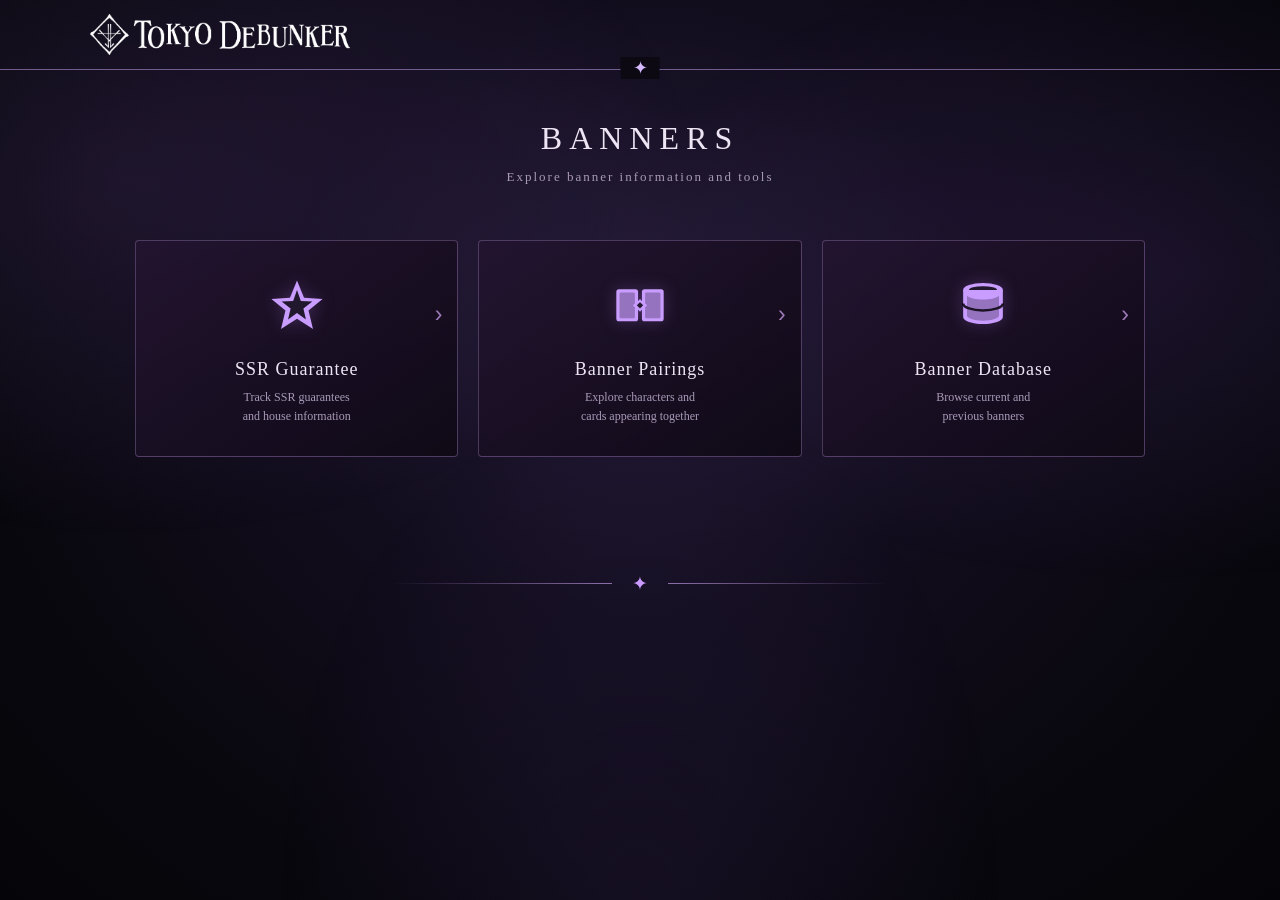
<file: banners.html>
<!DOCTYPE html>
<html lang="en">

<head>
    <meta charset="UTF-8">
    <meta name="viewport" content="width=device-width, initial-scale=1.0">

    <title>Banners | Tokyo Debunker Database</title>

    <link rel="stylesheet" href="style.css">

    <style>

        /* =========================
           BANNERS PAGE
           ========================= */

        .banner-page {
            width: 100%;
            max-width: 1050px;
            margin: 0 auto;
            padding: 50px 20px 80px;
            box-sizing: border-box;
        }


        /* =========================
           PAGE TITLE
           ========================= */

        .banner-header {
            text-align: center;
            margin-bottom: 55px;
        }

        .banner-header h1 {
            margin: 0;

            color: #eee5f4;
            font-size: 32px;
            font-weight: 500;
            letter-spacing: 7px;
        }

        .banner-header p {
            margin: 12px 0 0;

            color: #a99ab8;
            font-size: 13px;
            letter-spacing: 2px;
        }


        /* =========================
           BANNER OPTIONS
           ========================= */

        .banner-options {
            width: 100%;

            display: grid;
            grid-template-columns: repeat(3, 1fr);
            gap: 20px;
        }


        /* =========================
           BUTTON / CARD
           ========================= */

        .banner-option {
            position: relative;

            min-height: 210px;
            padding: 30px 20px;

            box-sizing: border-box;

            display: flex;
            flex-direction: column;
            align-items: center;
            justify-content: center;

            text-align: center;
            text-decoration: none;

            background:
                linear-gradient(
                    145deg,
                    rgba(35, 20, 48, 0.95),
                    rgba(15, 10, 22, 0.98)
                );

            border: 1px solid rgba(180, 145, 215, 0.35);
            border-radius: 4px;

            transition:
                transform 0.25s ease,
                border-color 0.25s ease,
                box-shadow 0.25s ease;
        }


        .banner-option:hover {
            transform: translateY(-5px);

            border-color:
                rgba(201, 156, 255, 0.85);

            box-shadow:
                0 12px 30px
                rgba(100, 60, 150, 0.25);
        }


        /* =========================
           ICON
           ========================= */

        .banner-option .card-icon {
            width: 70px;
            height: 70px;

            margin-bottom: 18px;

            display: flex;
            align-items: center;
            justify-content: center;

            color: #c99cff;

            filter:
                drop-shadow(
                    0 0 8px
                    rgba(180, 120, 240, 0.25)
                );
        }

        .banner-option .card-icon svg {
            width: 64px;
            height: 64px;
        }


        /* =========================
           TEXT
           ========================= */

        .banner-option h2 {
            margin: 0 0 8px;

            color: #eee5f4;

            font-size: 18px;
            font-weight: 500;
            letter-spacing: 1px;
        }

        .banner-option p {
            margin: 0;

            color: #a99ab8;

            font-size: 12px;
            line-height: 1.6;
        }


        /* =========================
           ARROW
           ========================= */

        .banner-option .arrow {
            position: absolute;

            right: 15px;
            bottom: 12px;

            color: #9d7ab8;

            font-size: 23px;

            transition:
                transform 0.25s ease,
                color 0.25s ease;
        }

        .banner-option:hover .arrow {
            color: #d5b2f5;
            transform: translateX(4px);
        }


        /* =========================
           RESPONSIVE
           ========================= */

        @media (max-width: 850px) {

            .banner-options {
                grid-template-columns: repeat(2, 1fr);
            }

        }


        @media (max-width: 600px) {

            .banner-page {
                padding: 35px 16px 60px;
            }

            .banner-header {
                margin-bottom: 40px;
            }

            .banner-header h1 {
                font-size: 27px;
                letter-spacing: 5px;
            }

            .banner-header p {
                font-size: 11px;
                letter-spacing: 1.5px;
            }

            .banner-options {
                grid-template-columns: 1fr;
                gap: 16px;
            }

            .banner-option {
                min-height: 190px;
            }

        }

    </style>

</head>


<body>


    <!-- =========================
         HEADER
         ========================= -->

    <header class="navbar">

        <div class="logo">

            <a href="index.html">
                <img
                    src="logo.png"
                    alt="Tokyo Debunker"
                >
            </a>

        </div>

    </header>


    <!-- =========================
         MAIN CONTENT
         ========================= -->

    <main class="banner-page">


        <!-- PAGE TITLE -->

        <section class="banner-header">

            <h1>
                BANNERS
            </h1>

            <p>
                Explore banner information and tools
            </p>

        </section>


        <!-- =========================
             BANNER OPTIONS
             ========================= -->

        <section class="banner-options">


            <!-- =========================
                 SSR GUARANTEE
                 ========================= -->

            <a
                href="ssr-guarantee.html"
                class="banner-option"
            >

                <div class="card-icon">

                    <svg
                        width="64"
                        height="64"
                        viewBox="0 0 100 100"
                        fill="none"
                        xmlns="http://www.w3.org/2000/svg"
                        aria-hidden="true"
                    >

                        <!-- Outer star -->

                        <path
                            d="
                                M50 10
                                L61 37
                                L90 39
                                L68 57
                                L75 86
                                L50 70
                                L25 86
                                L32 57
                                L10 39
                                L39 37
                                Z
                            "
                            fill="currentColor"
                        />

                        <!-- Inner star -->

                        <path
                            d="
                                M50 25
                                L56 42
                                L74 43
                                L60 54
                                L64 71
                                L50 61
                                L36 71
                                L40 54
                                L26 43
                                L44 42
                                Z
                            "
                            fill="rgba(15,10,22,0.9)"
                        />

                    </svg>

                </div>

                <h2>
                    SSR Guarantee
                </h2>

                <p>
                    Track SSR guarantees<br>
                     and house information
                </p>

                <span class="arrow">
                    ›
                </span>

            </a>


            <!-- =========================
                 BANNER PAIRINGS
                 ========================= -->

            <a
                href="banner-pairings.html"
                class="banner-option"
            >

                <div class="card-icon">

                    <svg
                        width="64"
                        height="64"
                        viewBox="0 0 100 100"
                        fill="none"
                        xmlns="http://www.w3.org/2000/svg"
                        aria-hidden="true"
                    >

                        <!-- Left card -->

                        <rect
                            x="13"
                            y="24"
                            width="34"
                            height="50"
                            rx="4"
                            fill="currentColor"
                        />

                        <rect
                            x="18"
                            y="29"
                            width="24"
                            height="40"
                            rx="2"
                            fill="rgba(15,10,22,0.28)"
                        />


                        <!-- Right card -->

                        <rect
                            x="53"
                            y="24"
                            width="34"
                            height="50"
                            rx="4"
                            fill="currentColor"
                        />

                        <rect
                            x="58"
                            y="29"
                            width="24"
                            height="40"
                            rx="2"
                            fill="rgba(15,10,22,0.28)"
                        />


                        <!-- Connecting line -->

                        <path
                            d="M42 49H58"
                            stroke="currentColor"
                            stroke-width="5"
                            stroke-linecap="round"
                        />


                        <!-- Center diamond -->

                        <path
                            d="
                                M50 39
                                L59 49
                                L50 59
                                L41 49
                                Z
                            "
                            fill="currentColor"
                        />

                        <path
                            d="
                                M50 44
                                L55 49
                                L50 54
                                L45 49
                                Z
                            "
                            fill="rgba(15,10,22,0.9)"
                        />

                    </svg>

                </div>

                <h2>
                    Banner Pairings
                </h2>

                <p>
                    Explore characters and<br>
                    cards appearing together
                </p>

                <span class="arrow">
                    ›
                </span>

            </a>


            <!-- =========================
                 BANNER DATABASE
                 ========================= -->

            <a
                href="banner-database.html"
                class="banner-option"
            >

                <div class="card-icon">

                    <svg
                        width="64"
                        height="64"
                        viewBox="0 0 100 100"
                        fill="none"
                        xmlns="http://www.w3.org/2000/svg"
                        aria-hidden="true"
                    >

                        <!-- Top -->

                        <ellipse
                            cx="50"
                            cy="25"
                            rx="31"
                            ry="11"
                            fill="currentColor"
                        />

                        <!-- Top inner -->

                        <ellipse
                            cx="50"
                            cy="25"
                            rx="22"
                            ry="6"
                            fill="rgba(15,10,22,0.9)"
                        />


                        <!-- Main body -->

                        <path
                            d="
                                M19 25
                                V67
                                C19 73 33 78 50 78
                                C67 78 81 73 81 67
                                V25
                            "
                            fill="currentColor"
                        />


                        <!-- Inner body -->

                        <path
                            d="
                                M25 34
                                V65
                                C25 69 36 73 50 73
                                C64 73 75 69 75 65
                                V34
                                C70 38 61 40 50 40
                                C39 40 30 38 25 34
                                Z
                            "
                            fill="rgba(15,10,22,0.28)"
                        />


                        <!-- Middle separator -->

                        <path
                            d="
                                M19 46
                                C19 52 33 57 50 57
                                C67 57 81 52 81 46
                            "
                            stroke="rgba(15,10,22,0.9)"
                            stroke-width="4"
                            fill="none"
                        />

                    </svg>

                </div>

                <h2>
                    Banner Database
                </h2>

                <p>
                    Browse current and<br>
                    previous banners
                </p>

                <span class="arrow">
                    ›
                </span>

            </a>


        </section>

    </main>


    <!-- =========================
         BOTTOM DECORATION
         ========================= -->

    <div class="bottom-decoration">

        <span></span>

        <b>✦</b>

        <span></span>

    </div>


</body>

</html>
</file>
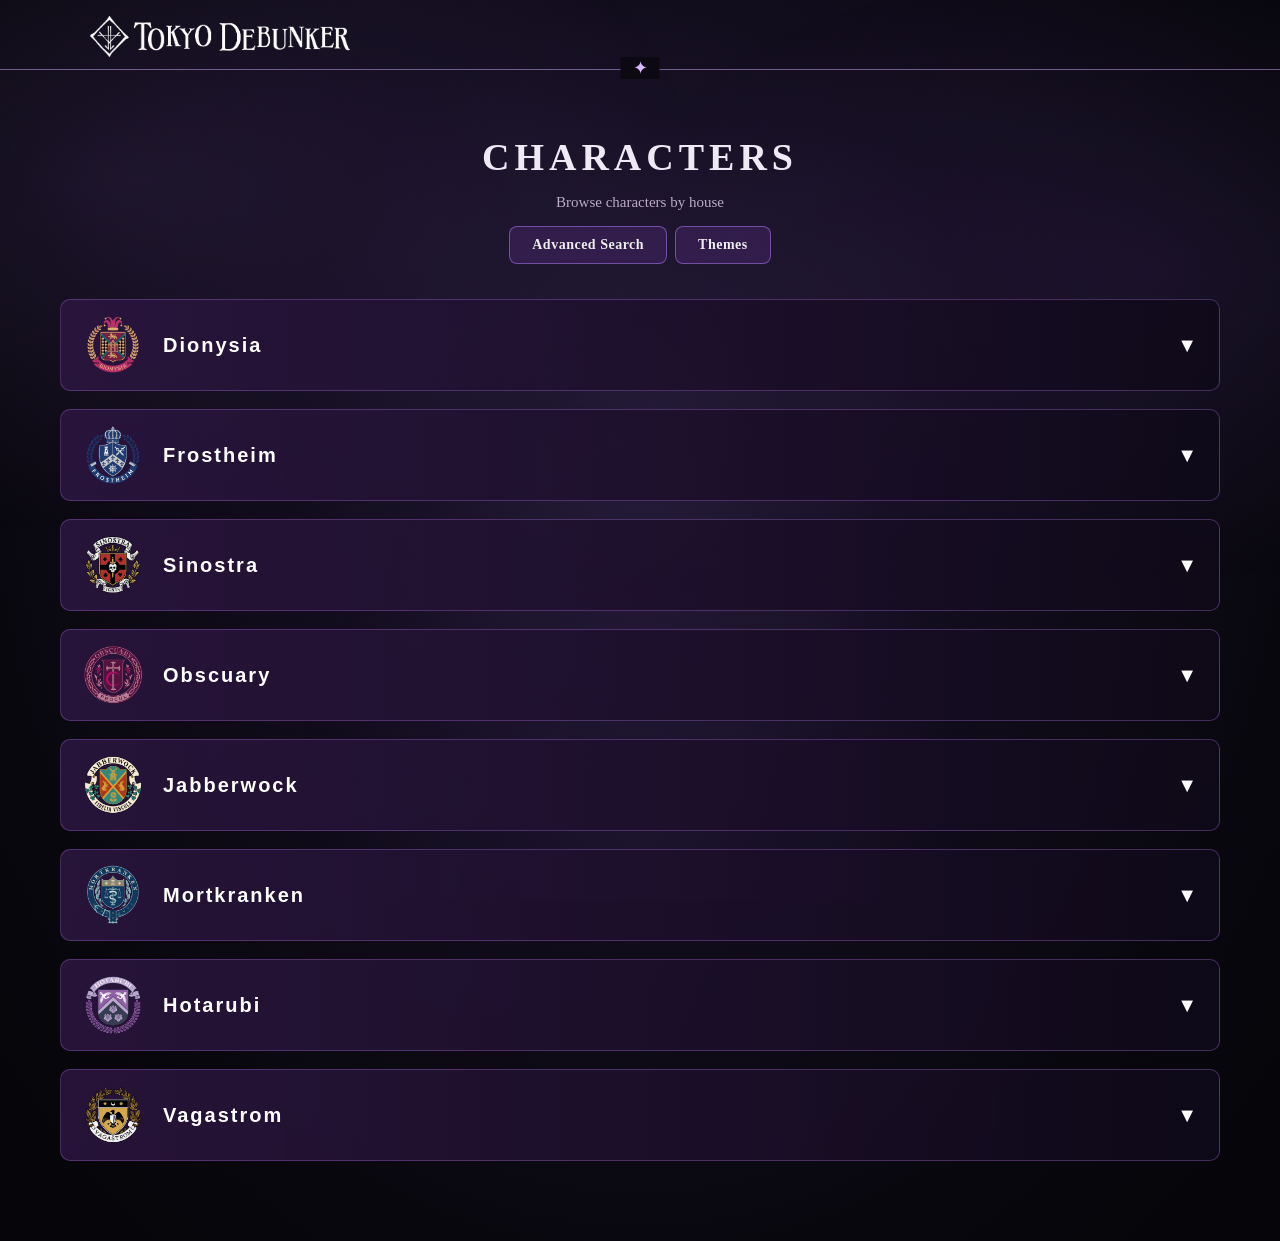
<file: characters.html>
<!DOCTYPE html>
<html lang="en">
<head>
<meta charset="UTF-8">
<meta
name="viewport"
content="width=device-width, initial-scale=1.0"
>
<title>
Characters | Tokyo Debunker Database
</title>
<link
rel="stylesheet"
href="style.css"
>
<style>
.character-page {
width: 100%;
max-width: 1200px;
margin: 0 auto;
padding: 40px 20px 80px;
}
.character-header {
text-align: center;
margin-bottom: 35px;
}
.character-header h1 {
font-size: 38px;
letter-spacing: 5px;
margin-bottom: 12px;
}
.character-header p {
color: #b9abc9;
font-size: 15px;
}
.advanced-search-button {
display: inline-block;
margin: 5px auto 0;
padding: 10px 22px;
border:
1px solid
rgba(180, 130, 255, 0.5);
border-radius: 8px;
background:
rgba(90, 45, 130, 0.35);
color: #eee;
text-decoration: none;
font-size: 14px;
font-weight: 600;
letter-spacing: 0.5px;
transition:
background 0.2s,
border-color 0.2s,
transform 0.2s;
}
.advanced-search-button:hover {
background:
rgba(120, 70, 180, 0.5);
border-color:
rgba(200, 160, 255, 0.8);
transform:
translateY(-1px);
}
.header-buttons {
    display: flex;
    justify-content: center;
    align-items: center;
    gap: 8px;
    margin-top: 5px;
}

.header-buttons .advanced-search-button {
    margin: 0;
}
.house-list {
display: flex;
flex-direction: column;
gap: 18px;
}
.house {
width: 100%;
}
.house-button {
width: 100%;
min-height: 90px;
display: flex;
align-items: center;
gap: 20px;
padding: 15px 22px;
border:
1px solid
rgba(170, 110, 220, 0.35);
border-radius: 10px;
background:
linear-gradient(
90deg,
rgba(45, 22, 65, 0.85),
rgba(15, 10, 25, 0.9)
);
color: white;
cursor: pointer;
transition:
background 0.25s,
border-color 0.25s,
box-shadow 0.25s;
}
.house-button:hover {
border-color:
rgba(190, 130, 255, 0.7);
background:
linear-gradient(
90deg,
rgba(60, 28, 85, 0.9),
rgba(20, 12, 32, 0.95)
);
box-shadow:
0 5px 20px
rgba(100, 50, 150, 0.15);
}
.house-logo {
width: 60px;
height: 60px;
object-fit: contain;
flex-shrink: 0;
}
.house-name {
font-size: 20px;
letter-spacing: 2px;
font-weight: 600;
}
.house-arrow {
margin-left: auto;
font-size: 20px;
transition:
transform 0.25s;
}
.house.open .house-arrow {
transform: rotate(180deg);
}
.house-content {
display: none;
padding: 20px 10px 10px;
}
.house.open .house-content {
display: block;
}
.character-grid {
display: grid;
grid-template-columns:
repeat(4, minmax(0, 1fr));
gap: 15px;
}
.character-entry {
min-width: 0;
}
.character-button {
width: 100%;
border:
1px solid
rgba(150, 100, 190, 0.3);
border-radius: 8px;
background:
linear-gradient(
145deg,
rgba(35, 18, 50, 0.9),
rgba(15, 10, 22, 0.95)
);
color: white;
cursor: pointer;
overflow: hidden;
transition:
border-color 0.2s,
transform 0.2s,
box-shadow 0.2s;
}
.character-button:hover {
border-color:
rgba(190, 130, 255, 0.7);
transform:
translateY(-2px);
box-shadow:
0 6px 20px
rgba(100, 50, 150, 0.15);
}
.character-portrait {
width: 100%;
height: 180px;
object-fit: contain;
object-position: center;
display: block;
background:
rgba(10, 7, 18, 0.5);
}
.character-name {
padding: 13px 8px;
font-size: 14px;
letter-spacing: 0.5px;
text-align: center;
}
.character-info {
display: none;
margin-top: 8px;
padding: 18px;
border:
1px solid
rgba(150, 100, 190, 0.3);
border-radius: 8px;
background:
rgba(12, 8, 18, 0.9);
}
.character-entry.open .character-info {
display: block;
}
.card-list-title {
margin-bottom: 12px;
color: #d8c1ec;
font-size: 14px;
font-weight: 600;
letter-spacing: 2px;
text-transform: uppercase;
}
.card-list {
display: flex;
flex-direction: column;
gap: 7px;
}
.card-entry {
width: 100%;
}
.card-button {
width: 100%;
display: flex;
align-items: center;
justify-content: space-between;
gap: 10px;
padding: 10px 12px;
border:
1px solid
rgba(170, 110, 220, 0.18);
border-left:
2px solid
rgba(170, 110, 220, 0.65);
border-radius: 4px;
background:
rgba(35, 20, 48, 0.6);
color: #d7cfdf;
font-size: 13px;
text-align: left;
cursor: pointer;
transition:
background 0.2s,
border-color 0.2s,
color 0.2s;
}
.card-button:hover {
background:
rgba(55, 30, 75, 0.7);
border-color:
rgba(190, 130, 255, 0.5);
color: white;
}
.card-arrow {
flex-shrink: 0;
transition:
transform 0.2s;
}
.card-entry.open .card-arrow {
transform:
rotate(180deg);
}
.card-button.element-leaf {
background:
rgba(113, 155, 112, 0.90);
color: #24192B;
border-color:
rgba(113, 155, 112, 0.90);
}
.card-button.element-fire {
background:
rgba(184, 115, 115, 0.90);
color: #24192B;
border-color:
rgba(184, 115, 115, 0.90);
}
.card-button.element-water {
background:
rgba(110, 145, 176, 0.90);
color: #24192B;
border-color:
rgba(110, 145, 176, 0.90);
}
.card-button.element-leaf:hover {
background:
rgba(100, 141, 99, 0.90);
border-color:
rgba(100, 141, 99, 0.90);
color: #24192B;
}
.card-button.element-fire:hover {
background:
rgba(169, 102, 102, 0.90);
border-color:
rgba(169, 102, 102, 0.90);
color: #24192B;
}
.card-button.element-water:hover {
background:
rgba(98, 133, 163, 0.90);
border-color:
rgba(98, 133, 163, 0.90);
color: #24192B;
}
.card-details {
display: none;
margin: 0 0 8px 0;
padding: 15px;
border:
1px solid
rgba(150, 100, 190, 0.22);
border-top: none;
border-radius:
0 0 6px 6px;
background:
rgba(18, 11, 26, 0.95);
}
.card-entry.open .card-details {
display: block;
}
.card-stats {
display: grid;
grid-template-columns:
repeat(4, minmax(0, 1fr));
gap: 8px;
margin-bottom: 15px;
}
.card-stat {
padding: 9px 10px;
border-radius: 4px;
background:
rgba(40, 24, 53, 0.55);
border:
1px solid
rgba(150, 100, 190, 0.15);
text-align: center;
}
.card-stat-label {
display: block;
margin-bottom: 4px;
color: #9d8aaa;
font-size: 10px;
text-transform: uppercase;
letter-spacing: 1px;
text-align: center;
}
.card-stat-value {
color: #e1d8e8;
font-size: 13px;
display: flex;
align-items: center;
justify-content: center;
text-align: center;
}
.element-icon {
width: 22px;
height: 22px;
object-fit: contain;
display: block;
}
.card-passive {
margin-bottom: 15px;
padding-bottom: 14px;
border-bottom:
1px solid
rgba(150, 100, 190, 0.18);
}
.detail-label {
display: block;
margin-bottom: 5px;
color: #c9acd9;
font-size: 11px;
font-weight: 600;
letter-spacing: 1px;
text-transform: uppercase;
}
.detail-value {
color: #d7cfdf;
font-size: 13px;
line-height: 1.5;
white-space: pre-line;
}
.skill {
padding: 12px 0;
border-bottom:
1px solid
rgba(150, 100, 190, 0.14);
}
.skill:last-child {
border-bottom: none;
}
.skill-name {
margin-bottom: 6px;
color: #e1c9ef;
font-size: 13px;
font-weight: 600;
}
.skill-description {
color: #bdb2c7;
font-size: 12px;
line-height: 1.55;
white-space: pre-line;
}
.ultimate {
margin-top: 6px;
padding-top: 12px;
border-top:
1px solid
rgba(170, 110, 220, 0.28);
}
.card-loading,
.card-empty {
color: #95869f;
font-size: 13px;
}
@media (max-width: 850px) {
.character-page {
padding-top: 30px;
}
.character-grid {
grid-template-columns:
repeat(3, minmax(0, 1fr));
}
.character-portrait {
height: 170px;
object-fit: contain;
}
}
@media (max-width: 600px) {
.character-page {
padding:
25px 12px 60px;
}
.character-header h1 {
font-size: 28px;
letter-spacing: 3px;
}
.character-header p {
font-size: 13px;
}
.header-buttons {
    flex-direction: column;
    width: 100%;
}

.advanced-search-button {
    width: 100%;
    max-width: 300px;
    box-sizing: border-box;
}
.house-button {
min-height: 75px;
padding:
10px 14px;
gap: 12px;
}
.house-logo {
width: 48px;
height: 48px;
}
.house-name {
font-size: 16px;
}
.character-grid {
grid-template-columns:
repeat(2, minmax(0, 1fr));
gap: 10px;
}
.character-portrait {
height: 150px;
object-fit: contain;
}
.character-name {
font-size: 13px;
padding:
11px 5px;
}
.house-content {
padding:
15px 3px 5px;
}
.character-info {
padding: 12px;
}
.card-details {
padding: 12px;
}
.card-stats {
grid-template-columns: 1fr 1fr;
}
}
@media (max-width: 380px) {
.character-grid {
grid-template-columns: 1fr;
}
.character-portrait {
height: 210px;
object-fit: contain;
}
}
</style>
</head>
<body>
<nav class="navbar">
<div class="nav-logo">
<a href="index.html">
<img
src="logo.png"
alt="Tokyo Debunker"
>
</a>
</div>
</nav>
<main class="character-page">
<div class="character-header">
<h1>
CHARACTERS
</h1>
<p>
Browse characters by house
</p>
<div class="header-buttons">

    <a
        href="advanced-search.html"
        class="advanced-search-button"
    >
        Advanced Search
    </a>

    <a
        href="themes.html"
        class="advanced-search-button"
    >
        Themes
    </a>

</div>
</div>
<div
class="house-list"
id="houseList"
></div>
</main>
<script src="database-loader.js"></script>
<script>
let databaseCharacters = {};
let databaseCards = {};
const houses = [
{
name: "Dionysia",
logo: "houses/dionysia.png",
characters: [
{
key: "Jo",
name: "Jo Kongoza",
image: "characters/Jo_Kongoza.png"
},
{
key: "Mio",
name: "Mio Susuhara",
image: "characters/Mio_Susuhara.png"
},
{
key: "Elias",
name: "Elias Pratt",
image: "characters/Elias_Pratt.png"
},
{
key: "Shion",
name: "Shion Genkai",
image: "characters/Shion_Genkai.png"
}
]
},
{
name: "Frostheim",
logo: "houses/frostheim.png",
characters: [
{
key: "Jin",
name: "Jin Kamurai",
image: "characters/Jin_Kamurai.png"
},
{
key: "Tohma",
name: "Tohma Ishibashi",
image: "characters/Tohma_Ishibashi.png"
},
{
key: "Luca",
name: "Lucas Errant",
image: "characters/Lucas_Errant.png"
},
{
key: "Kaito",
name: "Kaito Fuji",
image: "characters/Kaito_Fuji.png"
}
]
},
{
name: "Sinostra",
logo: "houses/sinostra.png",
characters: [
{
key: "Taiga",
name: "Taiga Hoshibami",
image: "characters/Taiga_Hoshibami.png"
},
{
key: "Ritsu",
name: "Ritsu Shinjo",
image: "characters/Ritsu_Shinjo.png"
},
{
key: "Romeo",
name: "Romeo Lucci",
image: "characters/Romeo_Lucci.png"
}
]
},
{
name: "Obscuary",
logo: "houses/obscuary.png",
characters: [
{
key: "Ed",
name: "Edward Hart",
image: "characters/Edward_Hart.png"
},
{
key: "Lyca",
name: "Lyca Colt",
image: "characters/Lyca_Colt.png"
},
{
key: "Rui",
name: "Rui Mizuki",
image: "characters/Rui_Mizuki.png"
}
]
},
{
name: "Jabberwock",
logo: "houses/jabberwock.png",
characters: [
{
key: "Haru",
name: "Haru Sagara",
image: "characters/Haru_Sagara.png"
},
{
key: "Towa",
name: "Towa Otonashi",
image: "characters/Towa_Otonashi.png"
},
{
key: "Ren",
name: "Ren Shiranami",
image: "characters/Ren_Shiranami.png"
}
]
},
{
name: "Mortkranken",
logo: "houses/mortkranken.png",
characters: [
{
key: "Yuri",
name: "Yuri Isami",
image: "characters/Yuri_Isami.png"
},
{
key: "Jiro",
name: "Jiro Kirisaki",
image: "characters/Jiro_Kirisaki.png"
}
]
},
{
name: "Hotarubi",
logo: "houses/hotarubi.png",
characters: [
{
key: "Haku",
name: "Haku Kusanagi",
image: "characters/Haku_Kusanagi.png"
},
{
key: "Subaru",
name: "Subaru Kagami",
image: "characters/Subaru_Kagami.png"
},
{
key: "Zenji",
name: "Zenji Kotodama",
image: "characters/Zenji_Kotodama.png"
}
]
},
{
name: "Vagastrom",
logo: "houses/vagastrom.png",
characters: [
{
key: "Alan",
name: "Alan Mido",
image: "characters/Alan_Mido.png"
},
{
key: "Sho",
name: "Shohei Haizono",
image: "characters/Shohei_Haizono.png"
},
{
key: "Leo",
name: "Leo Kurosagi",
image: "characters/Leo_Kurosagi.png"
}
]
}
];
function normalizeCardName(name) {
return String(name)
.replace(/\s*\([^)]*\)/g, "")
.replace(/\s+/g, " ")
.trim();
}
function escapeHTML(text) {
const div =
document.createElement("div");
div.textContent =
text == null
? ""
: String(text);
return div.innerHTML;
}
function getElementImage(element) {
const value =
String(element || "")
.trim()
.toLowerCase();
if (value === "fire") {
return "elements/fire.png";
}
if (value === "water") {
return "elements/water.png";
}
if (value === "leaf") {
return "elements/leaf.png";
}
return "";
}
function createCardDetails(card) {
if (!card) {
return `
<div class="card-empty">
Card information not found.
</div>
`;
}
let html = "";
html += `
<div class="card-stats">
<div class="card-stat">
<span class="card-stat-label">
ATK
</span>
<span class="card-stat-value">
${escapeHTML(card.atk)}
</span>
</div>
<div class="card-stat">
<span class="card-stat-label">
SPD
</span>
<span class="card-stat-value">
${escapeHTML(card.speed)}
</span>
</div>
<div class="card-stat">
<span class="card-stat-label">
MR
</span>
<span class="card-stat-value">
${escapeHTML(card.mr)}
</span>
</div>
<div class="card-stat">
<span class="card-stat-label">
EL
</span>
<span class="card-stat-value">
${
getElementImage(card.element)
? `
<img
src="${getElementImage(card.element)}"
class="element-icon"
alt="${escapeHTML(card.element)}"
>
`
: escapeHTML(card.element)
}
</span>
</div>
</div>
`;
if (card.passive) {
html += `
<div class="card-passive">
<span class="detail-label">
Passive
</span>
<div class="detail-value">
${escapeHTML(card.passive)}
</div>
</div>
`;
}
if (card.skills) {
card.skills.forEach(
skill => {
if (
!skill.name &&
!skill.description
) {
return;
}
html += `
<div class="skill">
<div class="skill-name">
${escapeHTML(skill.name)}
</div>
<div class="skill-description">
${escapeHTML(skill.description)}
</div>
</div>
`;
}
);
}
if (
card.ultimate &&
(
card.ultimate.name ||
card.ultimate.description
)
) {
html += `
<div class="skill ultimate">
<div class="skill-name">
${escapeHTML(
card.ultimate.name
)}
</div>
<div class="skill-description">
${escapeHTML(
card.ultimate.description
)}
</div>
</div>
`;
}
return html;
}
function updateCharacterCards(
characterEntry,
characterData
) {
const characterCards =
databaseCharacters[
characterData.key
] || [];
const cardList =
characterEntry.querySelector(
".card-list"
);
if (!cardList) {
return;
}
cardList.innerHTML = "";
if (characterCards.length === 0) {
cardList.innerHTML = `
<div class="card-empty">
No cards found.
</div>
`;
return;
}
characterCards.forEach(
cardName => {
const cardEntry =
document.createElement(
"div"
);
cardEntry.className =
"card-entry";
const cardButton =
document.createElement(
"button"
);
cardButton.className =
"card-button";
const displayName =
normalizeCardName(
cardName
);
cardButton.innerHTML = `
<span>
${escapeHTML(
displayName
)}
</span>
<span class="card-arrow">
▼
</span>
`;
const cardDetails =
document.createElement(
"div"
);
cardDetails.className =
"card-details";
const cardData =
databaseCards[
displayName
];
if (
cardData &&
cardData.element
) {
const element =
String(
cardData.element
)
.trim()
.toLowerCase();
if (
element === "leaf"
) {
cardButton.classList.add(
"element-leaf"
);
}
if (
element === "fire"
) {
cardButton.classList.add(
"element-fire"
);
}
if (
element === "water"
) {
cardButton.classList.add(
"element-water"
);
}
}
cardDetails.innerHTML =
createCardDetails(
cardData
);
cardButton.addEventListener(
"click",
() => {
cardEntry
.classList
.toggle(
"open"
);
}
);
cardEntry.appendChild(
cardButton
);
cardEntry.appendChild(
cardDetails
);
cardList.appendChild(
cardEntry
);
}
);
}
function updateAllCards() {
document
.querySelectorAll(
".character-entry"
)
.forEach(
characterEntry => {
const characterKey =
characterEntry.dataset.characterKey;
const characterData =
houses
.flatMap(
house =>
house.characters
)
.find(
character =>
character.key ===
characterKey
);
if (characterData) {
updateCharacterCards(
characterEntry,
characterData
);
}
}
);
}
function renderCharacters() {
const houseList =
document.getElementById(
"houseList"
);
houseList.innerHTML = "";
houses.forEach(
houseData => {
const house =
document.createElement(
"div"
);
house.className =
"house";
const houseButton =
document.createElement(
"button"
);
houseButton.className =
"house-button";
houseButton.innerHTML = `
<img
src="${houseData.logo}"
class="house-logo"
alt="${houseData.name}"
>
<span class="house-name">
${houseData.name}
</span>
<span class="house-arrow">
▼
</span>
`;
const houseContent =
document.createElement(
"div"
);
houseContent.className =
"house-content";
const characterGrid =
document.createElement(
"div"
);
characterGrid.className =
"character-grid";
houseData.characters.forEach(
characterData => {
const entry =
document.createElement(
"div"
);
entry.className =
"character-entry";
entry.dataset.characterKey =
characterData.key;
const characterButton =
document.createElement(
"button"
);
characterButton.className =
"character-button";
characterButton.innerHTML = `
<img
src="${characterData.image}"
class="character-portrait"
alt="${characterData.name}"
>
<div class="character-name">
${characterData.name}
</div>
`;
const characterInfo =
document.createElement(
"div"
);
characterInfo.className =
"character-info";
characterInfo.innerHTML = `
<div class="card-list-title">
Cards
</div>
<div class="card-list">
<div class="card-loading">
Loading cards...
</div>
</div>
`;
characterButton.addEventListener(
"click",
() => {
entry.classList.toggle(
"open"
);
}
);
entry.appendChild(
characterButton
);
entry.appendChild(
characterInfo
);
characterGrid.appendChild(
entry
);
}
);
houseContent.appendChild(
characterGrid
);
houseButton.addEventListener(
"click",
() => {
house.classList.toggle(
"open"
);
}
);
house.appendChild(
houseButton
);
house.appendChild(
houseContent
);
houseList.appendChild(
house
);
}
);
}
async function loadCharacterData() {
try {
const data =
await loadDatabase({
onUpdate:
freshData => {
databaseCharacters =
freshData.characters || {};
databaseCards =
freshData.cards || {};
updateAllCards();
console.log(
"Tokyo Debunker database refreshed."
);
},
onError:
error => {
console.warn(
"Tokyo Debunker database background refresh failed:",
error
);
}
});
databaseCharacters =
data.characters || {};
databaseCards =
data.cards || {};
updateAllCards();
} catch (error) {
console.error(
"Error loading database:",
error
);
document
.querySelectorAll(
".card-loading"
)
.forEach(
loadingElement => {
loadingElement.innerHTML = `
Unable to load card data.
<br><br>
Please refresh the page
and try again.
`;
}
);
}
}
renderCharacters();
loadCharacterData();
</script>
</body>
</html>
</file>
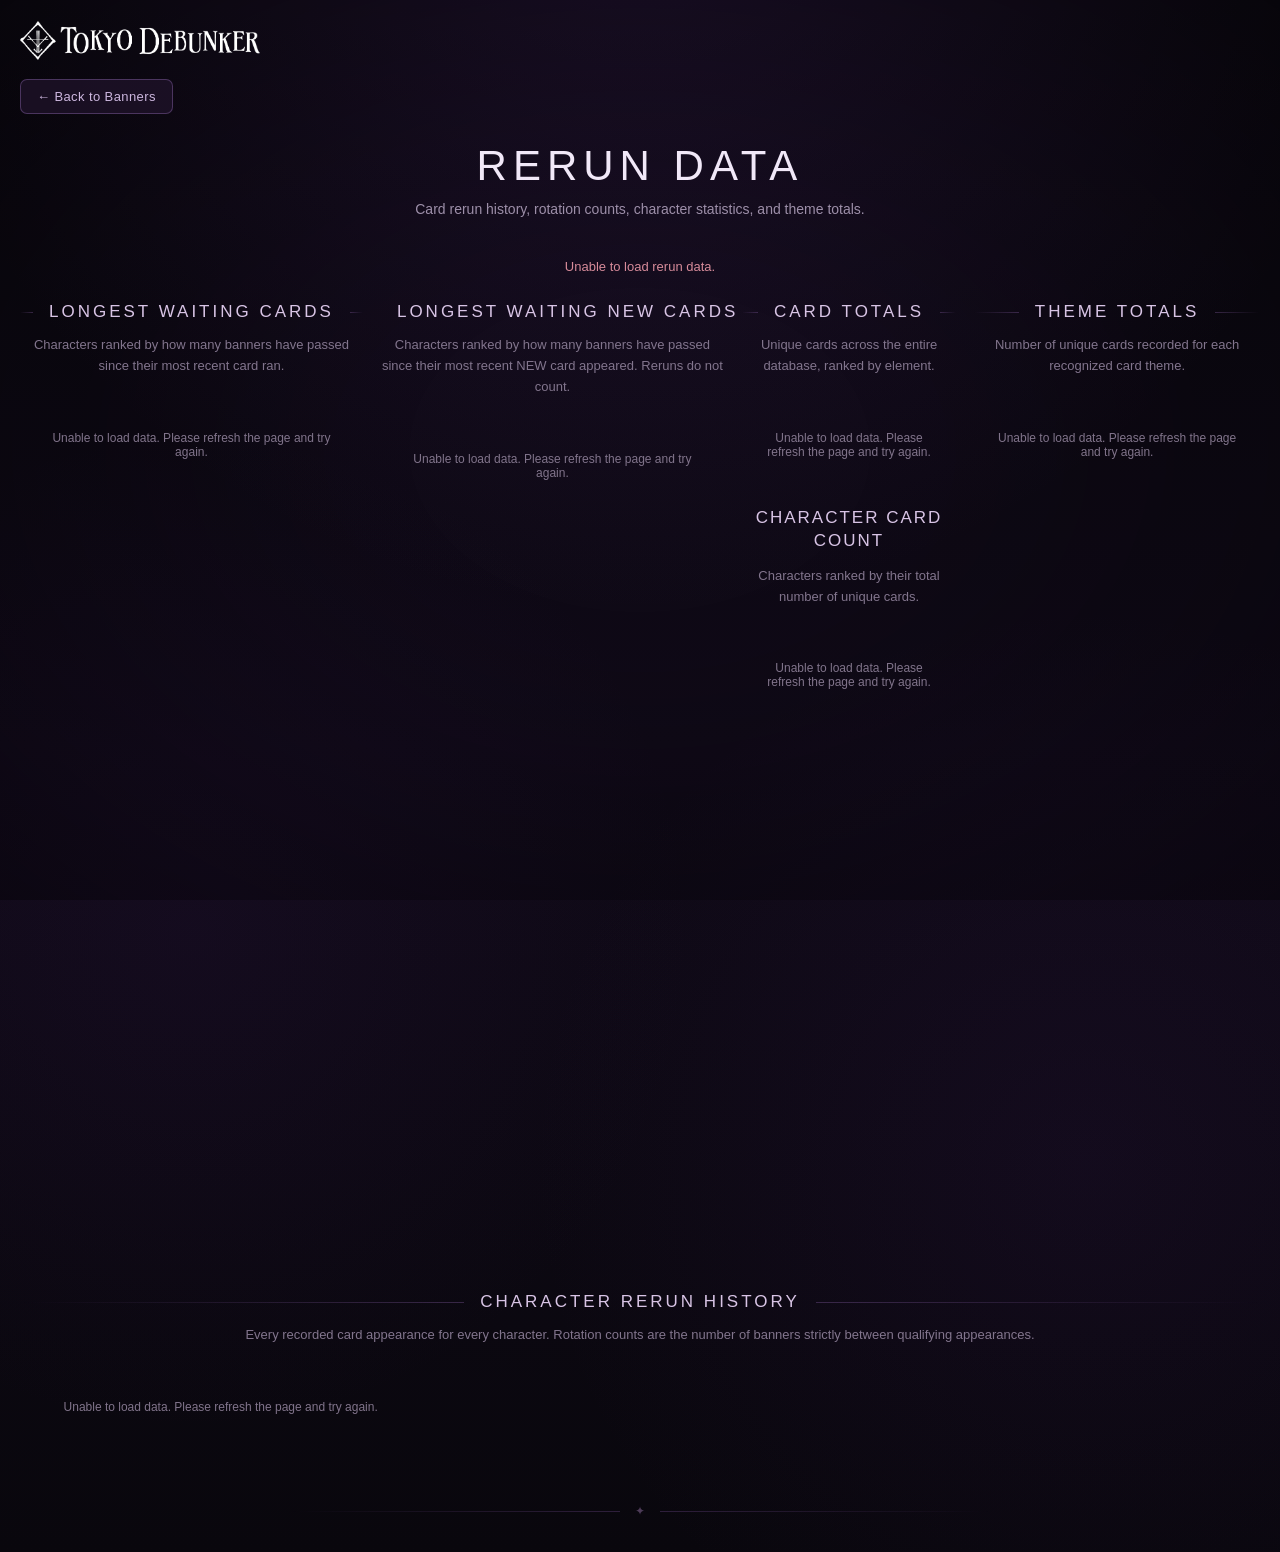
<file: rerun-data.html>
<!DOCTYPE html>
<html lang="en">

<head>

<meta charset="UTF-8">

<meta
    name="viewport"
    content="width=device-width,initial-scale=1.0"
>

<title>
    Rerun Data | Tokyo Debunker Database
</title>


<style>

/* =========================================================
   GLOBAL
========================================================= */

*{
    box-sizing:border-box;
}

html{
    scroll-behavior:smooth;
}

body{

    margin:0;

    min-height:100vh;

    font-family:
        "Segoe UI",
        Arial,
        sans-serif;

    color:#eee8f7;

    background:

        radial-gradient(
            circle at 50% -10%,
            rgba(107,54,157,.22),
            transparent 42%
        ),

        radial-gradient(
            circle at 15% 60%,
            rgba(74,31,112,.10),
            transparent 35%
        ),

        radial-gradient(
            circle at 85% 75%,
            rgba(82,35,125,.10),
            transparent 35%
        ),

        linear-gradient(
            180deg,
            #09070d 0%,
            #100a18 48%,
            #09070d 100%
        );

    overflow-x:hidden;
}


body:before{

    content:"";

    position:fixed;

    inset:0;

    pointer-events:none;

    background:

        radial-gradient(
            ellipse at center,
            transparent 25%,
            rgba(0,0,0,.34) 100%
        );

    z-index:-1;
}


button,
select,
input{
    font:inherit;
}


/* =========================================================
   HEADER
========================================================= */

.site-header{

    width:100%;

    padding:
        24px
        0
        8px;
}


.header-inner{

    width:
        min(
            1500px,
            calc(100% - 40px)
        );

    margin:0 auto;

    display:flex;

    align-items:center;
}


.site-logo{

    display:block;

    width:240px;

    height:auto;

    max-height:48px;

    object-fit:contain;

    transform:
        translateY(-3px);
}


/* =========================================================
   PAGE
========================================================= */

.page-shell{

    width:
        min(
            1500px,
            calc(100% - 40px)
        );

    margin:
        0
        auto
        50px;
}


.back-row{

    margin:
        8px
        0
        28px;
}


.back-button{

    display:inline-flex;

    align-items:center;

    gap:8px;

    padding:
        9px
        16px;

    border:
        1px solid
        rgba(177,132,219,.32);

    border-radius:7px;

    background:
        rgba(32,20,43,.72);

    color:#cdb7df;

    text-decoration:none;

    font-size:13px;

    letter-spacing:.4px;

    transition:.2s;
}


.back-button:hover{

    background:
        rgba(72,39,94,.72);

    border-color:
        rgba(190,143,230,.55);

    color:#f0e7f7;
}


.page-title{

    margin:
        0
        0
        8px;

    text-align:center;

    font-size:
        clamp(
            27px,
            4vw,
            42px
        );

    font-weight:500;

    letter-spacing:6px;

    color:#f1e8f8;
}


.page-subtitle{

    max-width:850px;

    margin:
        0
        auto
        38px;

    text-align:center;

    color:#9d8fa9;

    font-size:14px;

    line-height:1.7;
}


.status{

    text-align:center;

    margin:
        0
        auto
        28px;

    color:#8e8199;

    font-size:13px;
}


.status.error{
    color:#d78b9a;
}


/* =========================================================
   GENERAL SECTIONS
========================================================= */

.section{

    margin-bottom:54px;
}


.section-heading{

    display:flex;

    align-items:center;

    gap:16px;

    margin-bottom:18px;
}


.section-heading:before,
.section-heading:after{

    content:"";

    height:1px;

    flex:1;

    background:

        linear-gradient(
            90deg,
            transparent,
            rgba(150,106,184,.32)
        );
}


.section-heading:after{

    background:

        linear-gradient(
            90deg,
            rgba(150,106,184,.32),
            transparent
        );
}


.section-heading h2{

    margin:0;

    white-space:nowrap;

    font-size:17px;

    font-weight:500;

    letter-spacing:3px;

    color:#d8c4e5;
}


.section-description{

    margin:
        -5px
        auto
        24px;

    max-width:900px;

    text-align:center;

    color:#82758d;

    font-size:13px;

    line-height:1.6;
}


.loading-panel,
.empty-panel{

    padding:
        30px
        20px;

    text-align:center;

    color:#81748b;

    font-size:12px;
}


/* =========================================================
   TOP STATISTICS AREA

   The entire top area is kept separate from the
   Character Rerun History section underneath.
========================================================= */

.top-stats-grid{

    display:grid;

    grid-template-columns:
        minmax(0,1.2fr)
        minmax(0,1.2fr)
        minmax(0,.75fr)
        minmax(0,1fr);

    gap:18px;

    align-items:stretch;

    /*
       Fixed height for the desktop layout.
       The internal tables scroll instead of
       increasing the height of this section.
    */

    height:900px;

    min-height:900px;

    max-height:900px;

    margin-bottom:90px;

    overflow:visible;
}


.top-stats-grid > .section{

    min-width:0;

    margin:0;
}


/* =========================================================
   LONGEST WAITING CARDS
========================================================= */

.top-ranking-section{

    display:flex;

    flex-direction:column;

    height:900px;

    min-height:900px;

    max-height:900px;

    min-width:0;
}


.top-ranking-section
> .section-description{

    flex:
        0
        0
        auto;
}


.top-ranking-section
> #longestWaitingRanking,

.top-ranking-section
> #longestWaitingNewRanking{

    flex:
        1
        1
        auto;

    min-height:0;

    height:0;
}


/*
   THIS IS THE IMPORTANT SCROLL CONTAINER.

   The table itself can now scroll vertically,
   rather than being cut off.
*/

.top-ranking-section
> #longestWaitingRanking
> .data-table-wrap,

.top-ranking-section
> #longestWaitingNewRanking
> .data-table-wrap{

    width:100%;

    height:100%;

    max-height:100%;

    overflow-x:auto;

    overflow-y:auto;

    scrollbar-width:auto;

    scrollbar-color:
        #76528d
        #21152b;
}


/* =========================================================
   MIDDLE COLUMN
========================================================= */

.middle-stats-column{

    min-width:0;

    height:900px;

    min-height:900px;

    max-height:900px;

    display:flex;

    flex-direction:column;

    gap:18px;

    overflow:hidden;
}


.middle-stats-column > .section{

    min-width:0;

    margin:0;
}


/* =========================================================
   CARD TOTALS
========================================================= */

.card-total-section{

    flex:
        0
        0
        auto;
}


/* Keep the Character Card Count title readable in narrow columns. */
.character-count-section > .section-heading{
    gap:10px;
    justify-content:center;
}

.character-count-section > .section-heading h2{
    white-space:normal;
    min-width:0;
    flex:0 1 auto;
    text-align:center;
    line-height:1.35;
    letter-spacing:2px;
    overflow-wrap:normal;
}

@media(max-width:1100px){
    .character-count-section > .section-heading h2{
        font-size:15px;
        letter-spacing:1.5px;
    }
}

/* =========================================================
   CHARACTER CARD COUNT
========================================================= */

.character-count-section{

    flex:
        1
        1
        auto;

    min-height:0;

    display:flex;

    flex-direction:column;

    overflow:hidden;
}


.character-count-section
> .section-description{

    flex:
        0
        0
        auto;
}


.character-count-section
> #characterRanking{

    flex:
        1
        1
        auto;

    min-height:0;

    height:0;
}


.character-count-section
> #characterRanking
> .data-table-wrap{

    width:100%;

    height:100%;

    max-height:100%;

    overflow-x:auto;

    overflow-y:auto;

    scrollbar-width:auto;

    scrollbar-color:
        #76528d
        #21152b;
}


/* =========================================================
   SCROLLBARS
========================================================= */

.data-table-wrap::-webkit-scrollbar{

    width:10px;

    height:10px;
}


.data-table-wrap::-webkit-scrollbar-track{

    background:#21152b;
}


.data-table-wrap::-webkit-scrollbar-thumb{

    background:#76528d;

    border:
        2px solid
        #21152b;

    border-radius:8px;
}


.data-table-wrap::-webkit-scrollbar-thumb:hover{

    background:#9368ad;
}


.data-table-wrap::-webkit-scrollbar-corner{

    background:#21152b;
}


/* =========================================================
   CHARACTER RERUN HISTORY

   This section is explicitly separated from the
   top statistics area.
========================================================= */

.character-history-section{

    position:relative;

    clear:both;

    display:block;

    width:100%;

    margin-top:0;

    padding-top:0;
}


.character-history-grid{

    display:grid;

    grid-template-columns:

        repeat(
            3,
            minmax(
                0,
                1fr
            )
        );

    gap:18px;
}


.character-block{

    min-width:0;

    width:100%;

    height:390px;

    min-height:390px;

    max-height:390px;

    display:flex;

    flex-direction:column;

    border:
        1px solid
        rgba(133,91,160,.25);

    border-radius:9px;

    background:

        linear-gradient(
            180deg,
            rgba(27,17,37,.92),
            rgba(17,11,24,.95)
        );

    overflow:hidden;
}


.character-header{

    flex:
        0
        0
        55px;

    height:55px;

    display:flex;

    align-items:center;

    justify-content:space-between;

    gap:10px;

    padding:
        15px
        16px;

    border-bottom:
        1px solid
        rgba(133,91,160,.20);

    background:
        rgba(44,25,57,.35);
}


.character-header-name{

    min-width:0;

    overflow:hidden;

    text-overflow:ellipsis;

    white-space:nowrap;

    font-size:15px;

    letter-spacing:.7px;

    color:#e8dff0;
}


.character-header-count{

    flex-shrink:0;

    color:#81748b;

    font-size:10px;
}


.table-scroll{

    width:100%;

    height:335px;

    min-height:0;

    flex:
        1
        1
        auto;

    overflow-x:auto;

    overflow-y:auto;

    -webkit-overflow-scrolling:touch;

    scrollbar-width:auto;

    scrollbar-color:
        #76528d
        #21152b;
}


.table-scroll::-webkit-scrollbar{

    width:10px;

    height:10px;
}


.table-scroll::-webkit-scrollbar-track{

    background:#21152b;
}


.table-scroll::-webkit-scrollbar-thumb{

    background:#76528d;

    border:
        2px solid
        #21152b;

    border-radius:8px;
}


.table-scroll::-webkit-scrollbar-thumb:hover{

    background:#9368ad;
}


.table-scroll::-webkit-scrollbar-corner{

    background:#21152b;
}


/* =========================================================
   CHARACTER HISTORY TABLE
========================================================= */

.rotation-table{

    width:100%;

    min-width:500px;

    border-collapse:collapse;
}


.rotation-table th{

    position:sticky;

    top:0;

    z-index:2;

    padding:
        9px
        6px;

    background:#21142b;

    color:#aa9ab5;

    font-size:12px;

    font-weight:500;

    letter-spacing:.8px;

    text-transform:uppercase;

    text-align:center;

    border-bottom:
        1px solid
        rgba(145,101,174,.22);
}


.rotation-table td{

    padding:
        8px
        6px;

    border-bottom:
        1px solid
        rgba(116,82,136,.13);

    color:#d0c4d6;

    font-size:14px;

    text-align:center;

    vertical-align:middle;

    line-height:1.3;
}


.rotation-table
tbody tr:last-child
td{

    border-bottom:none;
}


.rotation-table
tbody tr:hover{

    background:
        rgba(100,61,126,.08);
}


/* =========================================================
   CARD NAME
========================================================= */

.card-name-cell{

    width:215px;

    min-width:215px;

    max-width:215px;

    text-align:left !important;

    color:#e0d4e7 !important;

    white-space:nowrap;

    overflow:hidden;
}


.card-name-content{

    display:flex;

    align-items:center;

    gap:6px;

    min-width:0;

    width:100%;
}


.card-element-icon{

    width:18px;

    height:18px;

    flex:
        0
        0
        18px;

    object-fit:contain;
}


.card-name-text{

    min-width:0;

    overflow:hidden;

    text-overflow:ellipsis;

    white-space:nowrap;
}


.date-cell{

    white-space:nowrap;

    width:50px;

    min-width:50px;

    font-size:11px !important;

    color:#b9aabe !important;
}


.new-cell{

    width:24px;

    min-width:24px;
}


.rotation-cell{

    width:30px;

    min-width:30px;
}


.new-badge{

    display:inline-flex;

    align-items:center;

    justify-content:center;

    width:16px;

    height:18px;

    padding:
        0
        3px;

    border:
        1px solid
        rgba(176,125,223,.35);

    border-radius:4px;

    color:#d8b9e9;

    background:
        rgba(100,54,135,.20);

    font-size:9px;

    font-weight:600;

    letter-spacing:.5px;
}


.rerun-mark{

    color:#706474;

    font-size:12px;
}


.rotation-number{

    color:#d2b4df;

    font-size:12px;

    font-weight:500;
}


.rotation-empty{

    color:#625769;

    font-size:12px;
}


/* =========================================================
   GENERAL DATA TABLES
========================================================= */

.data-table-wrap{

    width:100%;

    overflow-x:auto;

    border:
        1px solid
        rgba(133,91,160,.20);

    border-radius:9px;

    background:
        rgba(20,13,28,.78);

    scrollbar-width:auto;

    scrollbar-color:
        #76528d
        #21152b;
}


.data-table{

    width:100%;

    min-width:0;

    border-collapse:collapse;
}


.data-table th{

    padding:
        13px
        14px;

    background:#21142b;

    color:#b09fb9;

    font-size:12px;

    font-weight:500;

    letter-spacing:1px;

    text-transform:uppercase;

    text-align:center;

    border-bottom:
        1px solid
        rgba(145,101,174,.22);
}


.data-table td{

    padding:
        12px
        14px;

    color:#d0c3d5;

    font-size:15px;

    text-align:center;

    border-bottom:
        1px solid
        rgba(116,82,136,.13);
}


.data-table
tbody tr:last-child
td{

    border-bottom:none;
}


.data-table
tbody tr:hover{

    background:
        rgba(100,61,126,.08);
}


.data-table
.name-left{

    text-align:left;

    color:#e0d4e7;
}


.rank-number{

    color:#897696;

    width:60px;

    font-size:14px !important;
}


.ranking-rotation{

    color:#d0b1df;

    font-weight:600;

    font-size:15px !important;
}


/* =========================================================
   LONGEST WAITING CARD
========================================================= */

.waiting-card{

    color:#cdb6d8;
}


.ranking-card-name{

    justify-content:center;
}


.waiting-date{

    display:block;

    margin-top:3px;

    color:#75677d;

    font-size:10px;
}


.top-ranking-section
.data-table
td{

    font-size:15px;
}


.top-ranking-section
.data-table
th{

    font-size:12px;
}


.top-ranking-section
.card-name-text{

    font-size:15px;
}


.top-ranking-section
.card-element-icon{

    width:18px;

    height:18px;

    flex-basis:18px;
}


.top-ranking-section
.waiting-date{

    font-size:10px;
}


.top-ranking-section
.ranking-rotation{

    font-size:16px !important;
}


/* =========================================================
   CHARACTER CARD COUNT
========================================================= */

.character-count-section
.data-table
th{

    font-size:12px;

    padding:
        10px
        8px;
}


.character-count-section
.data-table
td{

    font-size:14px;

    padding:
        9px
        8px;
}


.character-count-section
.ranking-rotation{

    font-size:15px !important;
}


/* =========================================================
   THEME TOTALS
========================================================= */

.theme-grid{

    display:grid;

    grid-template-columns:

        repeat(
            4,
            minmax(
                0,
                1fr
            )
        );

    gap:12px;
}


.theme-card{

    padding:
        18px
        8px;

    border:
        1px solid
        rgba(133,91,160,.20);

    border-radius:8px;

    background:

        linear-gradient(
            180deg,
            rgba(29,18,39,.86),
            rgba(17,11,24,.90)
        );

    text-align:center;
}


.theme-name{

    color:#b09fb8;

    font-size:13px;

    line-height:1.3;

    letter-spacing:.5px;

    max-width:100%;

    overflow-wrap:anywhere;

    word-break:normal;
}


.theme-code{

    margin-top:4px;

    color:#76677e;

    font-size:10px;
}


.theme-count{

    margin-top:9px;

    color:#d8b9e5;

    font-size:28px;

    font-weight:400;
}


/* =========================================================
   BOTTOM DECORATION
========================================================= */

.bottom-decoration{

    width:
        min(
            700px,
            calc(100% - 80px)
        );

    margin:
        60px
        auto
        34px;

    display:flex;

    align-items:center;

    gap:15px;

    color:#725881;

    opacity:.65;
}


.bottom-decoration span{

    flex:1;

    height:1px;

    background:

        linear-gradient(
            90deg,
            transparent,
            rgba(116,77,145,.55)
        );
}


.bottom-decoration span:last-child{

    background:

        linear-gradient(
            90deg,
            rgba(116,77,145,.55),
            transparent
        );
}


.bottom-decoration b{

    font-size:12px;

    font-weight:400;
}


/* =========================================================
   TABLET
========================================================= */

@media(max-width:1100px){

    .character-history-grid{

        grid-template-columns:

            repeat(
                2,
                minmax(
                    0,
                    1fr
                )
            );
    }


    .theme-grid{

        grid-template-columns:

            repeat(
                3,
                minmax(
                    0,
                    1fr
                )
            );
    }

}


/* =========================================================
   SMALL DESKTOP / TABLET
========================================================= */

@media(max-width:900px){

    .top-stats-grid{

        grid-template-columns:1fr;

        height:auto;

        min-height:0;

        max-height:none;

        margin-bottom:54px;

        overflow:visible;
    }


    .top-ranking-section{

        height:760px;

        min-height:760px;

        max-height:760px;
    }


    .middle-stats-column{

        height:auto;

        min-height:0;

        max-height:none;

        overflow:visible;
    }


    .character-count-section{

        height:700px;

        min-height:0;

        max-height:700px;
    }


    .character-count-section
    > #characterRanking{

        height:0;

        min-height:0;
    }

}


/* =========================================================
   MOBILE
========================================================= */

@media(max-width:680px){

    .site-header{

        padding-top:18px;
    }


    .header-inner,
    .page-shell{

        width:
            calc(100% - 24px);
    }


    .site-logo{

        width:190px;
    }


    .back-row{

        margin-bottom:22px;
    }


    .page-title{

        font-size:25px;

        letter-spacing:4px;
    }


    .page-subtitle{

        font-size:12px;

        margin-bottom:28px;
    }


    .section{

        margin-bottom:40px;
    }


    .section-heading{

        gap:10px;
    }


    .section-heading h2{

        font-size:14px;

        letter-spacing:2px;
    }


    .character-history-grid{

        grid-template-columns:1fr;

        gap:14px;
    }


    .character-block{

        width:100%;

        height:390px;

        min-height:390px;

        max-height:390px;
    }


    .table-scroll{

        height:335px;
    }


    .rotation-table{

        min-width:500px;
    }


    .card-name-cell{

        width:215px;

        min-width:215px;

        max-width:215px;
    }


    .rotation-table td{

        font-size:12px;
    }


    .top-ranking-section{

        height:700px;

        min-height:700px;

        max-height:700px;
    }


    .top-ranking-section
    .data-table
    td{

        font-size:14px;
    }


    .character-count-section{

        height:650px;

        min-height:650px;

        max-height:650px;
    }


    .theme-grid{

        grid-template-columns:

            repeat(
                2,
                minmax(
                    0,
                    1fr
                )
            );
    }


    .theme-name{

        font-size:12px;
    }


    .theme-count{

        font-size:25px;
    }


    .bottom-decoration{

        width:
            calc(100% - 40px);

        margin-top:42px;
    }

}


/* =========================================================
   VERY SMALL MOBILE
========================================================= */

@media(max-width:400px){

    .theme-grid{

        grid-template-columns:
            1fr
            1fr;
    }


    .back-button{

        font-size:12px;

        padding:
            8px
            12px;
    }

}

</style>

</head>


<body>


<header class="site-header">

    <div class="header-inner">

        <a href="index.html">
            <img
                src="logo.png"
                alt="Tokyo Debunker"
                class="site-logo"
            >
        </a>

    </div>

</header>


<main class="page-shell">


<div class="back-row">

    <a
        href="banners.html"
        class="back-button"
    >
        ← Back to Banners
    </a>

</div>


<h1 class="page-title">
    RERUN DATA
</h1>


<p class="page-subtitle">
    Card rerun history, rotation counts,
    character statistics, and theme totals.
</p>


<div
    id="status"
    class="status"
>
    Loading rerun data...
</div>


<!-- =========================================================
     TOP STATISTICS
========================================================= -->

<div class="top-stats-grid">


<!-- =========================================================
     LONGEST WAITING CARDS
========================================================= -->

<section
    class="section top-ranking-section"
>

    <div class="section-heading">

        <h2>
            LONGEST WAITING CARDS
        </h2>

    </div>


    <p class="section-description">

        Characters ranked by how many banners have passed
        since their most recent card ran.

    </p>


    <div id="longestWaitingRanking">

        <div class="loading-panel">

            Calculating longest waits...

        </div>

    </div>

</section>


<!-- =========================================================
     LONGEST WAITING NEW CARDS
========================================================= -->

<section
    class="section top-ranking-section"
>

    <div class="section-heading">
        <h2>LONGEST WAITING NEW CARDS</h2>
    </div>

    <p class="section-description">
        Characters ranked by how many banners have passed since their most recent NEW card appeared. Reruns do not count.
    </p>

    <div id="longestWaitingNewRanking">
        <div class="loading-panel">
            Calculating longest waits for new cards...
        </div>
    </div>

</section>


<!-- =========================================================
     MIDDLE COLUMN
========================================================= -->

<div class="middle-stats-column">


<!-- =========================================================
     CARD TOTALS
========================================================= -->

<section
    class="section card-total-section"
>

    <div class="section-heading">

        <h2>
            CARD TOTALS
        </h2>

    </div>


    <p class="section-description">

        Unique cards across the entire database,
        ranked by element.

    </p>


    <div id="cardTotals">

        <div class="loading-panel">

            Calculating card totals...

        </div>

    </div>

</section>


<!-- =========================================================
     CHARACTER CARD COUNT
========================================================= -->

<section
    class="section character-count-section"
>

    <div class="section-heading">

        <h2>
            CHARACTER CARD COUNT
        </h2>

    </div>


    <p class="section-description">

        Characters ranked by their total number
        of unique cards.

    </p>


    <div id="characterRanking">

        <div class="loading-panel">

            Calculating character card counts...

        </div>

    </div>

</section>


</div>


<!-- =========================================================
     THEME TOTALS
========================================================= -->

<section
    class="section"
>

    <div class="section-heading">

        <h2>
            THEME TOTALS
        </h2>

    </div>


    <p class="section-description">

        Number of unique cards recorded for each
        recognized card theme.

    </p>


    <div id="themeTotals">

        <div class="loading-panel">

            Calculating theme totals...

        </div>

    </div>

</section>


</div>


<!-- =========================================================
     CHARACTER RERUN HISTORY
========================================================= -->

<section
    class="section character-history-section"
>

    <div class="section-heading">

        <h2>
            CHARACTER RERUN HISTORY
        </h2>

    </div>


    <p class="section-description">

        Every recorded card appearance for every character.
        Rotation counts are the number of banners strictly
        between qualifying appearances.

    </p>


    <div
        id="characterHistory"
        class="character-history-grid"
    >

        <div class="loading-panel">

            Loading character data...

        </div>

    </div>

</section>


</main>


<div class="bottom-decoration">

    <span></span>

    <b>✦</b>

    <span></span>

</div>


<script src="database-loader.js"></script>

<script>


/* =========================================================
   CHARACTERS
========================================================= */

const CHARACTERS = [

    {
        key:"Jo",
        name:"Jo Kongoza",
        house:"Dionysia"
    },

    {
        key:"Mio",
        name:"Mio Susuhara",
        house:"Dionysia"
    },

    {
        key:"Elias",
        name:"Elias Pratt",
        house:"Dionysia"
    },

    {
        key:"Shion",
        name:"Shion Genkai",
        house:"Dionysia"
    },

    {
        key:"Jin",
        name:"Jin Kamurai",
        house:"Frostheim"
    },

    {
        key:"Tohma",
        name:"Tohma Ishibashi",
        house:"Frostheim"
    },

    {
        key:"Luca",
        name:"Lucas Errant",
        house:"Frostheim"
    },

    {
        key:"Kaito",
        name:"Kaito Fuji",
        house:"Frostheim"
    },

    {
        key:"Taiga",
        name:"Taiga Hoshibami",
        house:"Sinostra"
    },

    {
        key:"Ritsu",
        name:"Ritsu Shinjo",
        house:"Sinostra"
    },

    {
        key:"Romeo",
        name:"Romeo Lucci",
        house:"Sinostra"
    },

    {
        key:"Ed",
        name:"Edward Hart",
        house:"Obscuary"
    },

    {
        key:"Lyca",
        name:"Lyca Colt",
        house:"Obscuary"
    },

    {
        key:"Rui",
        name:"Rui Mizuki",
        house:"Obscuary"
    },

    {
        key:"Haru",
        name:"Haru Sagara",
        house:"Jabberwock"
    },

    {
        key:"Towa",
        name:"Towa Otonashi",
        house:"Jabberwock"
    },

    {
        key:"Ren",
        name:"Ren Shiranami",
        house:"Jabberwock"
    },

    {
        key:"Yuri",
        name:"Yuri Isami",
        house:"Mortkranken"
    },

    {
        key:"Jiro",
        name:"Jiro Kirisaki",
        house:"Mortkranken"
    },

    {
        key:"Haku",
        name:"Haku Kusanagi",
        house:"Hotarubi"
    },

    {
        key:"Subaru",
        name:"Subaru Kagami",
        house:"Hotarubi"
    },

    {
        key:"Zenji",
        name:"Zenji Kotodama",
        house:"Hotarubi"
    },

    {
        key:"Alan",
        name:"Alan Mido",
        house:"Vagastrom"
    },

    {
        key:"Sho",
        name:"Shohei Haizono",
        house:"Vagastrom"
    },

    {
        key:"Leo",
        name:"Leo Kurosagi",
        house:"Vagastrom"
    }

];


/* =========================================================
   THEMES
========================================================= */

const THEMES = [

    {
        code:"C",
        name:"City"
    },

    {
        code:"W",
        name:"Wedding"
    },

    {
        code:"O",
        name:"Onsen"
    },

    {
        code:"HA",
        name:"Hallow"
    },

    {
        code:"B",
        name:"Bedroom"
    },

    {
        code:"T",
        name:"Tarot"
    },

    {
        code:"V",
        name:"Val"
    },

    {
        code:"S",
        name:"Summer"
    },

    {
        code:"OC",
        name:"Job"
    },

    {
        code:"G",
        name:"Gem"
    },

    {
        code:"F",
        name:"Festival"
    }

];


let database = null;

let bannerHistory = [];

let characterHistories = {};


/* =========================================================
   BASIC HELPERS
========================================================= */

function escapeHTML(value){

    return String(
        value == null
            ? ""
            : value
    )

    .replace(
        /&/g,
        "&amp;"
    )

    .replace(
        /</g,
        "&lt;"
    )

    .replace(
        />/g,
        "&gt;"
    )

    .replace(
        /"/g,
        "&quot;"
    )

    .replace(
        /'/g,
        "&#039;"
    );

}


function naturalSort(a,b){

    return String(a).localeCompare(
        String(b),
        undefined,
        {
            numeric:true,
            sensitivity:"base"
        }
    );

}


function normalizeCardName(value){

    return String(
        value == null
            ? ""
            : value
    )

    .replace(
        /\s*\([^)]*\)\s*/g,
        " "
    )

    .trim();

}


function normalizeKey(value){

    return String(
        value == null
            ? ""
            : value
    )

    .trim()

    .toLowerCase()

    .replace(
        /[^a-z0-9]/g,
        ""
    );

}


/* =========================================================
   DATE HELPERS
========================================================= */

function parseDate(value){

    if(
        value == null
    ){
        return null;
    }


    const match =
        String(value)
        .trim()
        .match(
            /\b(\d{1,2})\/(\d{1,2})\/(\d{2,4})\b/
        );


    if(
        !match
    ){
        return null;
    }


    const month =
        Number(match[1]);


    const day =
        Number(match[2]);


    let year =
        Number(match[3]);


    if(
        year < 100
    ){
        year += 2000;
    }


    const date =
        new Date(
            year,
            month - 1,
            day
        );


    if(
        date.getFullYear() !== year ||
        date.getMonth() !== month - 1 ||
        date.getDate() !== day
    ){

        return null;

    }


    return date;

}


function dateKey(date){

    if(
        !date
    ){
        return "";
    }


    return (

        date.getFullYear() +

        "-" +

        String(
            date.getMonth() + 1
        ).padStart(
            2,
            "0"
        ) +

        "-" +

        String(
            date.getDate()
        ).padStart(
            2,
            "0"
        )

    );

}


function formatDate(date){

    if(
        !date
    ){
        return "—";
    }


    return (

        date.getMonth() + 1

    ) +

    "/" +

    date.getDate() +

    "/" +

    String(
        date.getFullYear()
    ).slice(-2);

}


function getRunDates(runs){

    if(
        runs == null
    ){
        return [];
    }


    const matches =
        String(runs).match(
            /\b\d{1,2}\/\d{1,2}\/\d{2,4}\b/g
        );


    if(
        !matches
    ){
        return [];
    }


    const unique =
        new Map();


    matches.forEach(
        value => {

            const date =
                parseDate(value);


            if(
                date
            ){

                unique.set(
                    dateKey(date),
                    date
                );

            }

        }
    );


    return Array
        .from(
            unique.values()
        )
        .sort(
            (a,b) =>
                a.getTime() -
                b.getTime()
        );

}


/* =========================================================
   CHARACTER / CARD LOOKUPS
========================================================= */

function getCharacterCardNames(
    character
){

    if(
        !database ||
        !database.characters
    ){
        return [];
    }


    const candidates = [

        character.key,

        character.name

    ];


    if(
        character.key === "Luca"
    ){

        candidates.push(
            "Lucas Errant"
        );

    }


    if(
        character.key === "Ed"
    ){

        candidates.push(
            "Edward Hart"
        );

    }


    if(
        character.key === "Sho"
    ){

        candidates.push(
            "Shohei Haizono"
        );

    }


    for(
        const candidate
        of candidates
    ){

        if(
            Array.isArray(
                database.characters[
                    candidate
                ]
            )
        ){

            return database.characters[
                candidate
            ];

        }

    }


    const normalizedCandidates =
        candidates.map(
            value =>
                normalizeKey(value)
        );


    const matchingKey =
        Object.keys(
            database.characters
        )
        .find(
            key =>
                normalizedCandidates.includes(
                    normalizeKey(key)
                )
        );


    if(
        matchingKey
    ){

        return database.characters[
            matchingKey
        ] || [];

    }


    return [];

}


function findCard(
    cardName
){

    if(
        !database ||
        !database.cards
    ){
        return null;
    }


    const normalized =
        normalizeCardName(
            cardName
        );


    if(
        !normalized
    ){
        return null;
    }


    if(
        database.cards[
            normalized
        ]
    ){

        return database.cards[
            normalized
        ];

    }


    const wanted =
        normalized.toLowerCase();


    const key =
        Object.keys(
            database.cards
        )
        .find(
            candidate =>
                normalizeCardName(
                    candidate
                ).toLowerCase() === wanted
        );


    if(
        key
    ){

        return database.cards[
            key
        ];

    }


    const cardKey =
        Object.keys(
            database.cards
        )
        .find(
            candidate => {

                const card =
                    database.cards[
                        candidate
                    ];


                return (

                    card &&

                    normalizeCardName(
                        card.name
                    ).toLowerCase() === wanted

                );

            }
        );


    return cardKey
        ? database.cards[
            cardKey
        ]
        : null;

}


function getCardsForCharacter(
    character
){

    return getCharacterCardNames(
        character
    )

    .map(
        cardName => {

            const card =
                findCard(
                    cardName
                );


            if(
                !card
            ){
                return null;
            }


            return {

                ...card,

                characterKey:
                    character.key,

                characterName:
                    character.name,

                originalCardName:
                    cardName

            };

        }
    )

    .filter(
        Boolean
    );

}


/* =========================================================
   BANNER HISTORY
========================================================= */

function buildBannerHistory(){

    const bannerMap =
        new Map();


    if(
        !database ||
        !database.cards
    ){
        return [];
    }


    Object.values(
        database.cards
    )
    .forEach(
        card => {

            if(
                !card ||
                !card.name
            ){
                return;
            }


            const dates =
                getRunDates(
                    card.runs
                );


            dates.forEach(
                date => {

                    const key =
                        dateKey(
                            date
                        );


                    if(
                        !bannerMap.has(
                            key
                        )
                    ){

                        bannerMap.set(
                            key,
                            {

                                key,

                                date,

                                cards:[]

                            }
                        );

                    }


                    const banner =
                        bannerMap.get(
                            key
                        );


                    const exists =
                        banner.cards.some(
                            existing =>

                                normalizeCardName(
                                    existing.name
                                ).toLowerCase()

                                ===

                                normalizeCardName(
                                    card.name
                                ).toLowerCase()

                        );


                    if(
                        !exists
                    ){

                        banner.cards.push({

                            name:
                                card.name

                        });

                    }

                }
            );

        }
    );


    const banners =
        Array.from(
            bannerMap.values()
        );


    banners.sort(
        (a,b) =>
            a.date.getTime() -
            b.date.getTime()
    );


    banners.forEach(
        (banner,index) => {

            banner.index =
                index;


            banner.cards.sort(
                (a,b) =>
                    naturalSort(
                        a.name,
                        b.name
                    )
            );

        }
    );


    return banners;

}


function getBannerByDate(
    date
){

    const key =
        dateKey(
            date
        );


    return (

        bannerHistory.find(
            banner =>
                banner.key === key
        )

        ||

        null

    );

}


/* =========================================================
   CHARACTER HISTORY
========================================================= */

function buildCharacterHistories(){

    const histories = {};


    CHARACTERS.forEach(
        character => {

            const cards =
                getCardsForCharacter(
                    character
                );


            const appearances = [];


            cards.forEach(
                card => {

                    const dates =
                        getRunDates(
                            card.runs
                        );


                    dates.forEach(
                        date => {

                            const banner =
                                getBannerByDate(
                                    date
                                );


                            if(
                                !banner
                            ){
                                return;
                            }


                            appearances.push({

                                card,

                                cardName:
                                    normalizeCardName(
                                        card.name
                                    ),

                                date,

                                bannerIndex:
                                    banner.index,

                                cardKey:
                                    normalizeCardName(
                                        card.name
                                    ).toLowerCase()

                            });

                        }
                    );

                }
            );


            appearances.sort(
                (a,b) => {

                    if(
                        a.bannerIndex !==
                        b.bannerIndex
                    ){

                        return (
                            a.bannerIndex -
                            b.bannerIndex
                        );

                    }


                    return naturalSort(
                        a.cardName,
                        b.cardName
                    );

                }
            );


            /* =================================================
               NEW CARD DETECTION
            ================================================= */

            const seenCards =
                new Set();


            appearances.forEach(
                appearance => {

                    appearance.isNew =
                        !seenCards.has(
                            appearance.cardKey
                        );


                    if(
                        appearance.isNew
                    ){

                        seenCards.add(
                            appearance.cardKey
                        );

                    }

                }
            );


            /* =================================================
               ROTATIONS
            ================================================= */

            let previousAll = null;

            let previousNew = null;

            let previousRerun = null;


            appearances.forEach(
                appearance => {


                    /* ALL */

                    if(
                        previousAll === null
                    ){

                        appearance.allRotation =
                            null;

                    }
                    else{

                        appearance.allRotation =
                            Math.max(
                                0,

                                appearance.bannerIndex -
                                previousAll.bannerIndex -
                                1
                            );

                    }


                    previousAll =
                        appearance;


                    /* NEW */

                    if(
                        appearance.isNew
                    ){

                        if(
                            previousNew === null
                        ){

                            appearance.newRotation =
                                null;

                        }
                        else{

                            appearance.newRotation =
                                Math.max(
                                    0,

                                    appearance.bannerIndex -
                                    previousNew.bannerIndex -
                                    1
                                );

                        }


                        previousNew =
                            appearance;

                    }
                    else{

                        appearance.newRotation =
                            null;

                    }


                    /* RERUN */

                    if(
                        !appearance.isNew
                    ){

                        if(
                            previousRerun === null
                        ){

                            appearance.rerunRotation =
                                null;

                        }
                        else{

                            appearance.rerunRotation =
                                Math.max(
                                    0,

                                    appearance.bannerIndex -
                                    previousRerun.bannerIndex -
                                    1
                                );

                        }


                        previousRerun =
                            appearance;

                    }
                    else{

                        appearance.rerunRotation =
                            null;

                    }

                }
            );


            const allHistoryNewestFirst =
                appearances
                .slice()
                .reverse();


            histories[
                character.key
            ] = {

                allAppearances:
                    appearances,

                allHistoryNewestFirst

            };

        }
    );


    return histories;

}


/* =========================================================
   ELEMENTS
========================================================= */

function getElementName(
    card
){

    if(
        !card
    ){
        return "";
    }


    const raw =

        card.element ??

        card.Element ??

        card.type ??

        card.Type ??

        card.elementName ??

        card.element_name ??

        card.elementNumber ??

        card.elementIndex ??

        "";


    const value =
        String(
            raw
        )
        .trim()
        .toLowerCase();


    if(
        value === "leaf" ||
        value === "green" ||
        value === "1"
    ){

        return "Leaf";

    }


    if(
        value === "water" ||
        value === "blue" ||
        value === "2"
    ){

        return "Water";

    }


    if(
        value === "fire" ||
        value === "red" ||
        value === "3"
    ){

        return "Fire";

    }


    return "";

}


function getElementIcon(
    card
){

    const element =
        getElementName(
            card
        );


    if(
        !element
    ){
        return "";
    }


    return `

        <img
            class="card-element-icon"
            src="elements/${element.toLowerCase()}.png"
            alt="${escapeHTML(
                element
            )}"
        >

    `;

}


/* =========================================================
   ROTATION DISPLAY
========================================================= */

function formatRotation(
    value
){

    if(
        value === null ||
        value === undefined
    ){

        return `

            <span
                class="rotation-empty"
            >
                —
            </span>

        `;

    }


    return `

        <span
            class="rotation-number"
        >
            ${value}
        </span>

    `;

}


/* =========================================================
   CHARACTER RERUN HISTORY
========================================================= */

function renderCharacterHistory(){

    const container =
        document.getElementById(
            "characterHistory"
        );


    const html =
        CHARACTERS

        .map(
            character => {

                const history =
                    characterHistories[
                        character.key
                    ];


                if(
                    !history ||
                    history.allHistoryNewestFirst.length === 0
                ){

                    return `

                        <article
                            class="character-block"
                        >

                            <div
                                class="character-header"
                            >

                                <div
                                    class="character-header-name"
                                >

                                    ${escapeHTML(
                                        character.name
                                    )}

                                </div>


                                <div
                                    class="character-header-count"
                                >

                                    0 appearances

                                </div>

                            </div>


                            <div
                                class="table-scroll"
                            >

                                <div
                                    class="empty-panel"
                                >

                                    No rerun data found.

                                </div>

                            </div>

                        </article>

                    `;

                }


                const appearances =
                    history.allHistoryNewestFirst;


                const total =
                    history
                    .allAppearances
                    .length;


                return `

                    <article
                        class="character-block"
                    >

                        <div
                            class="character-header"
                        >

                            <div
                                class="character-header-name"
                            >

                                ${escapeHTML(
                                    character.name
                                )}

                            </div>


                            <div
                                class="character-header-count"
                            >

                                ${total}
                                appearances

                            </div>

                        </div>


                        <div
                            class="table-scroll"
                        >

                            <table
                                class="rotation-table"
                            >

                                <thead>

                                    <tr>

                                        <th>
                                            Card
                                        </th>

                                        <th>
                                            Date
                                        </th>

                                        <th>
                                            New
                                        </th>

                                        <th>
                                            All
                                        </th>

                                        <th>
                                            New
                                        </th>

                                        <th>
                                            Rerun
                                        </th>

                                    </tr>

                                </thead>


                                <tbody>

                                    ${
                                        appearances

                                        .map(
                                            appearance => `

                                                <tr>

                                                    <td
                                                        class="card-name-cell"
                                                    >

                                                        <div
                                                            class="card-name-content"
                                                        >

                                                            ${getElementIcon(
                                                                appearance.card
                                                            )}


                                                            <span
                                                                class="card-name-text"
                                                                title="${escapeHTML(
                                                                    appearance.cardName
                                                                )}"
                                                            >

                                                                ${escapeHTML(
                                                                    appearance.cardName
                                                                )}

                                                            </span>

                                                        </div>

                                                    </td>


                                                    <td
                                                        class="date-cell"
                                                    >

                                                        ${formatDate(
                                                            appearance.date
                                                        )}

                                                    </td>


                                                    <td
                                                        class="new-cell"
                                                    >

                                                        ${
                                                            appearance.isNew

                                                            ?

                                                            `

                                                                <span
                                                                    class="new-badge"
                                                                >
                                                                    N
                                                                </span>

                                                            `

                                                            :

                                                            `

                                                                <span
                                                                    class="rerun-mark"
                                                                >
                                                                    —
                                                                </span>

                                                            `
                                                        }

                                                    </td>


                                                    <td
                                                        class="rotation-cell"
                                                    >

                                                        ${formatRotation(
                                                            appearance.allRotation
                                                        )}

                                                    </td>


                                                    <td
                                                        class="rotation-cell"
                                                    >

                                                        ${formatRotation(
                                                            appearance.newRotation
                                                        )}

                                                    </td>


                                                    <td
                                                        class="rotation-cell"
                                                    >

                                                        ${formatRotation(
                                                            appearance.rerunRotation
                                                        )}

                                                    </td>

                                                </tr>

                                            `
                                        )
                                        .join("")
                                    }

                                </tbody>

                            </table>

                        </div>

                    </article>

                `;

            }
        )
        .join("");


    container.innerHTML =
        html;

}


/* =========================================================
   CHARACTER CARD COUNT
========================================================= */

function renderCharacterRanking(){

    const container =
        document.getElementById(
            "characterRanking"
        );


    const rows =
        CHARACTERS.map(
            character => {

                const cards =
                    getCardsForCharacter(
                        character
                    );


                const unique =
                    new Set();


                cards.forEach(
                    card => {

                        const normalized =
                            normalizeCardName(
                                card.name
                            );


                        if(
                            normalized
                        ){

                            unique.add(
                                normalized.toLowerCase()
                            );

                        }

                    }
                );


                return {

                    character,

                    cardCount:
                        unique.size

                };

            }
        );


    rows.sort(
        (a,b) => {

            if(
                b.cardCount !==
                a.cardCount
            ){

                return (
                    b.cardCount -
                    a.cardCount
                );

            }


            return naturalSort(
                a.character.name,
                b.character.name
            );

        }
    );


    container.innerHTML = `

        <div
            class="data-table-wrap"
        >

            <table
                class="data-table compact-ranking-table"
            >

                <thead>

                    <tr>

                        <th>
                            #
                        </th>

                        <th>
                            Character
                        </th>

                        <th>
                            Cards
                        </th>

                    </tr>

                </thead>


                <tbody>

                    ${
                        rows

                        .map(
                            (row,index) => `

                                <tr>

                                    <td
                                        class="rank-number"
                                    >

                                        ${index + 1}

                                    </td>


                                    <td
                                        class="name-left"
                                    >

                                        ${escapeHTML(
                                            row.character.name
                                        )}

                                    </td>


                                    <td
                                        class="ranking-rotation"
                                    >

                                        ${row.cardCount}

                                    </td>

                                </tr>

                            `
                        )

                        .join("")
                    }

                </tbody>

            </table>

        </div>

    `;

}


/* =========================================================
   FIND THE LONGEST-WAITING CARD

   IMPORTANT:

   The card displayed here is STILL the card that has
   gone the longest without rerunning.

   This is independent of the sorting number.
========================================================= */

function getLongestWaitingCard(
    character
){

    const history =
        characterHistories[
            character.key
        ];


    if(
        !history ||
        !history.allAppearances ||
        history.allAppearances.length === 0
    ){

        return null;

    }


    /*
       Get the most recent appearance of every
       unique card belonging to this character.
    */

    const latestByCard =
        new Map();


    history.allAppearances.forEach(
        appearance => {

            const key =
                appearance.cardKey;


            const existing =
                latestByCard.get(
                    key
                );


            if(
                !existing ||
                appearance.date.getTime() >
                existing.date.getTime()
            ){

                latestByCard.set(
                    key,
                    appearance
                );

            }

        }
    );


    /*
       Find the card whose most recent appearance
       is furthest back in time.
    */

    let longest =
        null;


    latestByCard.forEach(
        appearance => {

            if(
                !longest ||
                appearance.date.getTime() <
                longest.date.getTime()
            ){

                longest = {

                    card:
                        appearance.card,

                    date:
                        appearance.date,

                    bannerIndex:
                        appearance.bannerIndex

                };

            }

        }
    );


    return longest;

}


/* =========================================================
   FIND THE CHARACTER'S MOST RECENT CARD

   THIS is what controls the BANNERS SINCE number.

   It is NOT the longest-waiting card.

   It is simply the most recent card that character
   has had run in a banner.
========================================================= */

function getLatestCharacterAppearance(
    character
){

    const history =
        characterHistories[
            character.key
        ];


    if(
        !history ||
        !history.allAppearances ||
        history.allAppearances.length === 0
    ){

        return null;

    }


    let latest =
        null;


    history.allAppearances.forEach(
        appearance => {

            if(
                !latest ||
                appearance.bannerIndex >
                latest.bannerIndex
            ){

                latest =
                    appearance;

            }

        }
    );


    return latest;

}


/* =========================================================
   BANNERS SINCE CHARACTER'S MOST RECENT CARD

   Example:

   Current/latest banner index = 100

   Character's latest card ran on banner index 94

   Banners since =

       100 - 94

       = 6

   This number is used for sorting.

   The displayed card is still the longest-waiting card.
========================================================= */

function getCharacterBannersSinceLatestCard(
    character
){

    const latest =
        getLatestCharacterAppearance(
            character
        );


    if(
        !latest
    ){

        return null;

    }


    if(
        bannerHistory.length === 0
    ){

        return null;

    }


    const currentBannerIndex =
        bannerHistory.length - 1;


    return Math.max(
        0,

        currentBannerIndex -
        latest.bannerIndex
    );

}


/* =========================================================
   LONGEST WAITING RANKING

   SORTING IS BASED ON:

   banners since the CHARACTER'S MOST RECENT CARD

   DISPLAY IS:

   the CHARACTER'S CARD that has gone the longest
   without a rerun
========================================================= */

function renderLongestWaitingRanking(){

    const container =
        document.getElementById(
            "longestWaitingRanking"
        );


    const rows =
        CHARACTERS

        .map(
            character => {

                const waiting =
                    getLongestWaitingCard(
                        character
                    );


                const bannersSince =
                    getCharacterBannersSinceLatestCard(
                        character
                    );


                return {

                    character,

                    waiting,

                    bannersSince

                };

            }
        )

        .filter(
            row =>
                row.waiting &&
                row.bannersSince !== null
        );


    /*
       SORT BY:

       1. Banners since the CHARACTER'S latest card
          — highest to lowest.

       2. If tied, older latest-card date first.

       3. If still tied, alphabetical character name.
    */

    rows.sort(
        (a,b) => {

            if(
                b.bannersSince !==
                a.bannersSince
            ){

                return (
                    b.bannersSince -
                    a.bannersSince
                );

            }


            const aLatest =
                getLatestCharacterAppearance(
                    a.character
                );


            const bLatest =
                getLatestCharacterAppearance(
                    b.character
                );


            const aTime =
                aLatest &&
                aLatest.date

                    ? aLatest.date.getTime()

                    : Infinity;


            const bTime =
                bLatest &&
                bLatest.date

                    ? bLatest.date.getTime()

                    : Infinity;


            if(
                aTime !==
                bTime
            ){

                return (
                    aTime -
                    bTime
                );

            }


            return naturalSort(
                a.character.name,
                b.character.name
            );

        }
    );


    container.innerHTML = `

        <div
            class="data-table-wrap"
        >

            <table
                class="data-table"
            >

                <thead>

                    <tr>

                        <th>
                            #
                        </th>

                        <th>
                            Character
                        </th>

                        <th>
                            Longest Waiting Card
                        </th>

                        <th>
                            Banners Since
                        </th>

                    </tr>

                </thead>


                <tbody>

                    ${
                        rows

                        .map(
                            (row,index) => `

                                <tr>

                                    <td
                                        class="rank-number"
                                    >

                                        ${index + 1}

                                    </td>


                                    <td
                                        class="name-left"
                                    >

                                        ${escapeHTML(
                                            row.character.name
                                        )}

                                    </td>


                                    <td
                                        class="waiting-card"
                                    >

                                        <div
                                            class="card-name-content ranking-card-name"
                                        >

                                            ${getElementIcon(
                                                row.waiting.card
                                            )}


                                            <span
                                                class="card-name-text"
                                                title="${escapeHTML(
                                                    normalizeCardName(
                                                        row.waiting.card.name
                                                    )
                                                )}"
                                            >

                                                ${escapeHTML(
                                                    normalizeCardName(
                                                        row.waiting.card.name
                                                    )
                                                )}

                                            </span>

                                        </div>


                                        <span
                                            class="waiting-date"
                                        >

                                            Last run:
                                            ${formatDate(
                                                row.waiting.date
                                            )}

                                        </span>

                                    </td>


                                    <td
                                        class="ranking-rotation"
                                    >

                                        ${row.bannersSince}

                                    </td>

                                </tr>

                            `
                        )

                        .join("")
                    }

                </tbody>

            </table>

        </div>

    `;

}


/* =========================================================
   CARD TOTALS
========================================================= */


/* =========================================================
   LONGEST WAITING NEW CARDS
   Ranked by the most recent NEW-card appearance only.
   Reruns are deliberately ignored.
========================================================= */

function getLatestNewAppearance(character){
    const history = characterHistories[character.key];
    if (!history || !Array.isArray(history.allAppearances)) return null;

    let latest = null;
    history.allAppearances.forEach(appearance => {
        if (appearance.isNew && (!latest || appearance.bannerIndex > latest.bannerIndex)) {
            latest = appearance;
        }
    });
    return latest;
}

function renderLongestWaitingNewRanking(){
    const container = document.getElementById("longestWaitingNewRanking");
    const currentBannerIndex = bannerHistory.length - 1;

    const rows = CHARACTERS.map(character => {
        const latestNew = getLatestNewAppearance(character);
        if (!latestNew || currentBannerIndex < 0) return null;

        return {
            character,
            latestNew,
            bannersSince: Math.max(0, currentBannerIndex - latestNew.bannerIndex)
        };
    }).filter(Boolean);

    rows.sort((a, b) => {
        if (b.bannersSince !== a.bannersSince) return b.bannersSince - a.bannersSince;
        const dateDifference = a.latestNew.date.getTime() - b.latestNew.date.getTime();
        if (dateDifference !== 0) return dateDifference;
        return naturalSort(a.character.name, b.character.name);
    });

    container.innerHTML = `
        <div class="data-table-wrap">
            <table class="data-table">
                <thead>
                    <tr>
                        <th>#</th>
                        <th>Character</th>
                        <th>Last New Card</th>
                        <th>Banners Since</th>
                    </tr>
                </thead>
                <tbody>
                    ${rows.map((row, index) => `
                        <tr>
                            <td class="rank-number">${index + 1}</td>
                            <td class="name-left">${escapeHTML(row.character.name)}</td>
                            <td class="waiting-card">
                                <div class="card-name-content ranking-card-name">
                                    ${getElementIcon(row.latestNew.card)}
                                    <span class="card-name-text" title="${escapeHTML(row.latestNew.cardName)}">
                                        ${escapeHTML(row.latestNew.cardName)}
                                    </span>
                                </div>
                                <span class="waiting-date">${formatDate(row.latestNew.date)}</span>
                            </td>
                            <td class="ranking-rotation">${row.bannersSince}</td>
                        </tr>
                    `).join("")}
                </tbody>
            </table>
        </div>
    `;
}

function renderCardTotals(){

    const container =
        document.getElementById(
            "cardTotals"
        );


    const unique =
        new Map();


    Object.values(
        database.cards || {}
    )
    .forEach(
        card => {

            if(
                !card ||
                !card.name
            ){
                return;
            }


            const normalized =
                normalizeCardName(
                    card.name
                );


            const normalizedKey =
                normalized.toLowerCase();


            if(
                !unique.has(
                    normalizedKey
                )
            ){

                unique.set(
                    normalizedKey,
                    card
                );

            }

        }
    );


    const counts = {

        Leaf:0,

        Water:0,

        Fire:0

    };


    unique.forEach(
        card => {

            const element =
                getElementName(
                    card
                );


            if(
                counts[
                    element
                ] !== undefined
            ){

                counts[
                    element
                ]++;

            }

        }
    );


    const rows = [

        {
            element:"Leaf",
            count:counts.Leaf
        },

        {
            element:"Water",
            count:counts.Water
        },

        {
            element:"Fire",
            count:counts.Fire
        }

    ];


    rows.sort(
        (a,b) =>
            b.count -
            a.count
    );


    container.innerHTML = `

        <div
            class="data-table-wrap"
        >

            <table
                class="data-table"
            >

                <thead>

                    <tr>

                        <th>
                            #
                        </th>

                        <th>
                            Element
                        </th>

                        <th>
                            Cards
                        </th>

                    </tr>

                </thead>


                <tbody>

                    ${
                        rows

                        .map(
                            (row,index) => `

                                <tr>

                                    <td
                                        class="rank-number"
                                    >

                                        ${index + 1}

                                    </td>


                                    <td
                                        class="name-left"
                                    >

                                        ${escapeHTML(
                                            row.element
                                        )}

                                    </td>


                                    <td
                                        class="ranking-rotation"
                                    >

                                        ${row.count}

                                    </td>

                                </tr>

                            `
                        )

                        .join("")
                    }

                </tbody>

            </table>

        </div>

    `;

}


/* =========================================================
   THEME TOTALS
========================================================= */

function getThemeCode(
    cardName
){

    const normalized =
        normalizeCardName(
            cardName
        )
        .trim();


    const match =
        normalized.match(
            /(?:^|[-\s])([A-Z]{1,2})$/
        );


    if(
        !match
    ){
        return "";
    }


    const code =
        match[1];


    return THEMES.some(
        theme =>
            theme.code === code
    )

        ? code

        : "";

}


function renderThemeTotals(){

    const container =
        document.getElementById(
            "themeTotals"
        );


    const counts = {};


    THEMES.forEach(
        theme => {

            counts[
                theme.code
            ] = 0;

        }
    );


    const seen =
        new Set();


    Object.values(
        database.cards || {}
    )
    .forEach(
        card => {

            if(
                !card ||
                !card.name
            ){
                return;
            }


            const normalized =
                normalizeCardName(
                    card.name
                );


            const normalizedKey =
                normalized.toLowerCase();


            if(
                seen.has(
                    normalizedKey
                )
            ){

                return;

            }


            const themeCode =
                getThemeCode(
                    normalized
                );


            if(
                themeCode
            ){

                counts[
                    themeCode
                ]++;


                seen.add(
                    normalizedKey
                );

            }

        }
    );


    container.innerHTML = `

        <div
            class="theme-grid"
        >

            ${
                THEMES

                .map(
                    theme => `

                        <div
                            class="theme-card"
                        >

                            <div
                                class="theme-name"
                            >

                                ${escapeHTML(
                                    theme.name
                                )}

                            </div>


                            <div
                                class="theme-code"
                            >

                                ${escapeHTML(
                                    theme.code
                                )}

                            </div>


                            <div
                                class="theme-count"
                            >

                                ${
                                    counts[
                                        theme.code
                                    ] || 0
                                }

                            </div>

                        </div>

                    `
                )

                .join("")
            }

        </div>

    `;

}


/* =========================================================
   SHARED DATABASE LOADER
========================================================= */

function renderRerunData(){

    if(
        !database ||
        !database.characters ||
        !database.cards
    ){
        return;
    }

    bannerHistory =
        buildBannerHistory();

    characterHistories =
        buildCharacterHistories();

    renderCharacterHistory();

    renderCharacterRanking();

    renderLongestWaitingRanking();

    renderLongestWaitingNewRanking();

    renderCardTotals();

    renderThemeTotals();

    const status =
        document.getElementById("status");

    if(status){
        status.style.display = "none";
    }

}


async function loadRerunDatabase(){

    const status =
        document.getElementById("status");

    try{

        /*
           Use the shared database loader exactly like
           characters.html. Its onUpdate callback runs
           whenever fresh database information arrives.
        */
        const data =
            await loadDatabase({

                onUpdate: freshData => {

                    database = {
                        characters:
                            freshData.characters || {},

                        cards:
                            freshData.cards || {}
                    };

                    renderRerunData();

                    console.log(
                        "Tokyo Debunker rerun database refreshed."
                    );

                },

                onError: error => {

                    console.warn(
                        "Tokyo Debunker database background refresh failed:",
                        error
                    );

                }

            });


        /*
           Render the initially returned database as well.
           This mirrors characters.html and ensures the page
           works whether or not onUpdate already fired.
        */
        database = {
            characters:
                data.characters || {},

            cards:
                data.cards || {}
        };

        renderRerunData();

    }
    catch(error){

        console.error(
            "Error loading rerun database:",
            error
        );

        if(
            !database ||
            !database.cards ||
            Object.keys(database.cards).length === 0
        ){

            if(status){

                status.textContent =
                    "Unable to load rerun data.";

                status.classList.add("error");

            }

            [
                "characterHistory",
                "characterRanking",
                "longestWaitingRanking",
                "longestWaitingNewRanking",
                "cardTotals",
                "themeTotals"
            ].forEach(id => {

                const container =
                    document.getElementById(id);

                if(container){

                    container.innerHTML = `
                        <div class="empty-panel">
                            Unable to load data. Please refresh the page and try again.
                        </div>
                    `;

                }

            });

        }

    }

}


loadRerunDatabase();

</script>


</body>

</html>
</file>
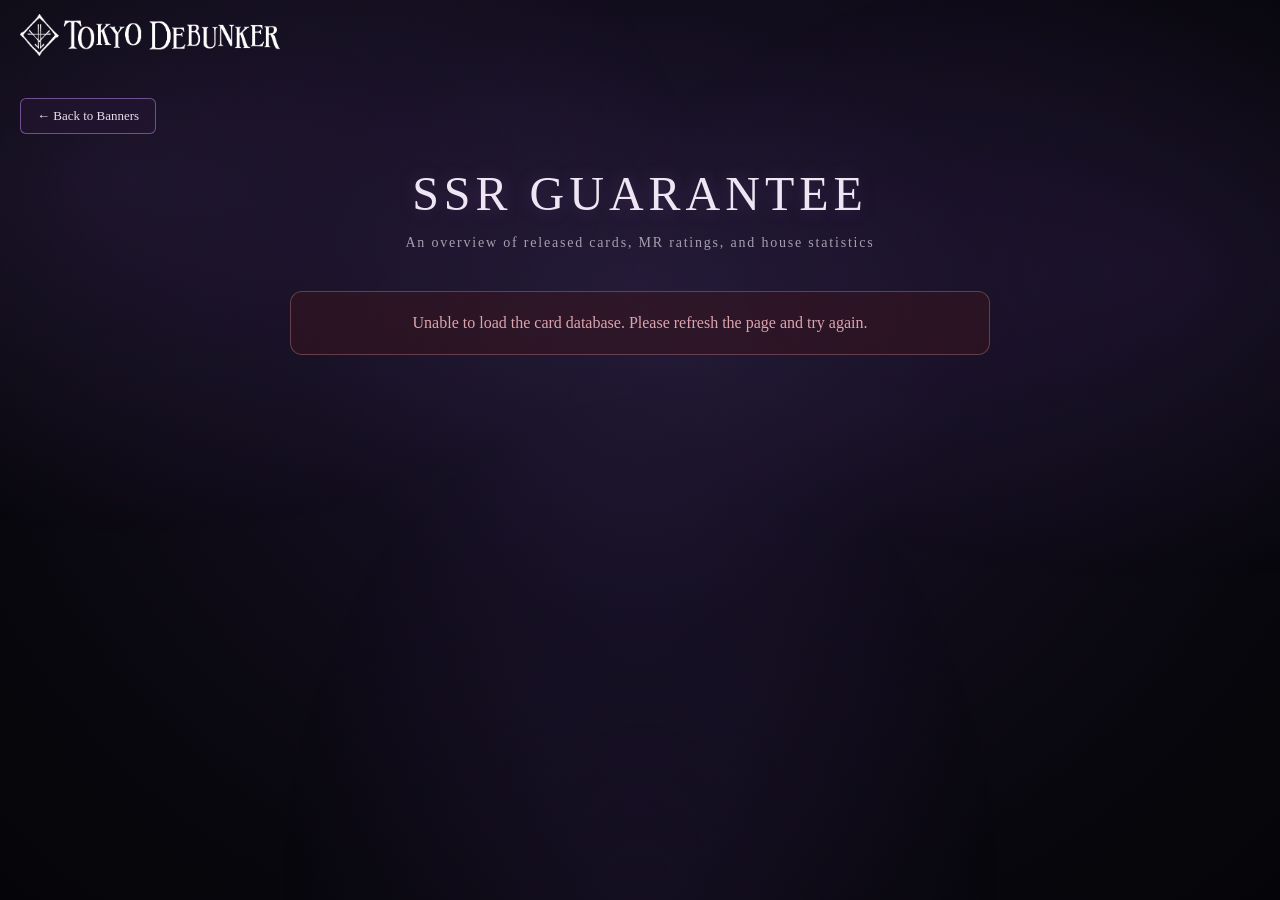
<file: ssr-guarantee.html>
<!DOCTYPE html>
<html lang="en">
<head>
<meta charset="UTF-8">
<meta name="viewport" content="width=device-width, initial-scale=1.0">
<title>SSR Guarantee — Tokyo Debunker Database</title>
<link rel="stylesheet" href="style.css">
<style>
/* =========================================================
SSR GUARANTEE PAGE
========================================================= */
:root {
--purple: #9d72c7;
--purple-light: #c8a8e9;
--purple-dark: #6e478e;
--panel: rgba(20, 13, 29, 0.88);
--panel-soft: rgba(30, 19, 42, 0.82);
--border: rgba(157, 114, 199, 0.38);
--border-strong: rgba(184, 138, 226, 0.58);
--text: #eee8f2;
--muted: #aaa0b1;
--green: #9fe0ae;
--red: #e69aa5;
--gold: #e4c98b;
}
/* =========================================================
HEADER — MATCH OTHER DATABASE PAGES
========================================================= */
.site-header {
width: 100%;
padding: 14px 0 12px;
}
.header-inner {
width: min(1520px, calc(100% - 40px));
margin: 0 auto;
display: flex;
align-items: center;
}
.site-logo {
display: block;
width: 260px;
height: auto;
max-height: 48px;
object-fit: contain;
}
/* =========================================================
PAGE
========================================================= */
.ssr-page {
width: min(1500px, calc(100% - 40px));
margin: 0 auto;
padding: 30px 0 80px;
}
.ssr-title {
text-align: center;
margin-bottom: 8px;
color: #eee7f3;
font-size: clamp(30px, 4vw, 48px);
font-weight: 500;
letter-spacing: 5px;
text-shadow:
0 0 18px rgba(157, 114, 199, 0.25);
}
.ssr-subtitle {
text-align: center;
color: #a99eaf;
font-size: 14px;
letter-spacing: 1.8px;
margin-bottom: 38px;
}
/* =========================================================
BACK BUTTON
========================================================= */
.back-button {
display: inline-block;
padding: 9px 16px;
color: #e8ddec;
text-decoration: none;
font-size: 13px;
background:
rgba(35, 20, 48, 0.75);
border:
1px solid
rgba(157, 114, 199, 0.65);
border-radius: 6px;
transition:
background 0.2s ease,
border-color 0.2s ease;
}
.back-button:hover {
background:
rgba(75, 45, 100, 0.55);
border-color:
rgba(190, 145, 225, 0.9);
}
/* =========================================================
LOADING
========================================================= */
.database-loading {
text-align: center;
padding: 80px 20px;
color: #aaa0b1;
font-size: 14px;
letter-spacing: 1px;
}
.database-loading-spinner {
width: 34px;
height: 34px;
margin: 0 auto 18px;
border: 2px solid rgba(157, 114, 199, 0.18);
border-top-color: var(--purple-light);
border-radius: 50%;
animation: ssrSpin 0.9s linear infinite;
}
@keyframes ssrSpin {
to {
transform: rotate(360deg);
}
}
.database-error {
max-width: 700px;
margin: 40px auto;
padding: 22px;
text-align: center;
color: #dca5ae;
background: rgba(55, 20, 30, 0.55);
border:
1px solid
rgba(216, 140, 152, 0.35);
border-radius: 12px;
}
/* =========================================================
SECTIONS
========================================================= */
.dashboard-section {
margin-bottom: 42px;
}
.section-heading {
display: flex;
align-items: center;
gap: 14px;
margin:
0 0 18px;
color: #e9dff0;
font-size: 20px;
font-weight: 500;
letter-spacing: 2px;
}
.section-heading::before,
.section-heading::after {
content: "";
height: 1px;
flex: 1;
background:
linear-gradient(
90deg,
transparent,
rgba(157, 114, 199, 0.45)
);
}
.section-heading::after {
background:
linear-gradient(
90deg,
rgba(157, 114, 199, 0.45),
transparent
);
}
/* =========================================================
RANKING PANELS
========================================================= */
.fun-stats-grid {
display: grid;
grid-template-columns:
repeat(3, minmax(0, 1fr));
gap: 16px;
}
.stat-panel {
background:
linear-gradient(
145deg,
rgba(38, 23, 51, 0.92),
rgba(17, 11, 25, 0.92)
);
border:
1px solid
var(--border);
border-radius: 12px;
overflow: hidden;
box-shadow:
0 10px 30px rgba(0, 0, 0, 0.22),
inset 0 0 35px
rgba(110, 71, 142, 0.04);
}
.stat-panel-title {
padding: 14px 16px;
color: #d8c7e2;
font-size: 12px;
letter-spacing: 1.6px;
text-transform: uppercase;
border-bottom:
1px solid
rgba(157, 114, 199, 0.18);
background:
rgba(10, 7, 15, 0.25);
}
.stat-list {
padding: 6px 0;
}
.stat-row {
display: grid;
grid-template-columns:
30px
minmax(0, 1fr)
auto;
align-items: center;
gap: 10px;
padding:
9px 15px;
color: #d6cedb;
font-size: 13px;
border-bottom:
1px solid
rgba(255, 255, 255, 0.035);
}
.stat-row:last-child {
border-bottom: none;
}
.stat-rank {
color: #776980;
text-align: center;
font-size: 11px;
}
.stat-name {
overflow: hidden;
text-overflow: ellipsis;
white-space: nowrap;
}
.stat-value {
color: var(--purple-light);
font-weight: 500;
white-space: nowrap;
}
/* =========================================================
HOUSE GRID
========================================================= */
.house-list {
display: grid;
grid-template-columns:
repeat(2, minmax(0, 1fr));
gap: 24px;
}
.house-card {
position: relative;
background:
linear-gradient(
145deg,
rgba(32, 20, 43, 0.96),
rgba(12, 8, 18, 0.96)
);
border:
1px solid
var(--border);
border-radius: 15px;
overflow: hidden;
box-shadow:
0 12px 35px rgba(0, 0, 0, 0.28),
inset 0 0 40px
rgba(110, 71, 142, 0.035);
}
/* =========================================================
HOUSE HEADER
========================================================= */
.house-header {
display: flex;
align-items: center;
gap: 15px;
padding:
18px 20px;
background:
linear-gradient(
90deg,
rgba(80, 50, 105, 0.20),
rgba(20, 12, 28, 0.15)
);
border-bottom:
1px solid
rgba(157, 114, 199, 0.20);
}
.house-logo {
width: 50px;
height: 50px;
object-fit: contain;
flex:
0 0 50px;
}
.house-header-info {
min-width: 0;
flex: 1;
}
.house-name {
color: #eee7f2;
font-size: 21px;
letter-spacing: 1.4px;
font-weight: 500;
}
.house-card-count {
color: #938798;
font-size: 12px;
margin-top: 4px;
letter-spacing: 0.8px;
}
.house-success {
text-align: right;
flex: 0 0 auto;
}
.house-success-label {
color: #817486;
font-size: 9px;
letter-spacing: 1.3px;
text-transform: uppercase;
}
.house-success-value {
margin-top: 3px;
color: var(--gold);
font-size: 21px;
font-weight: 500;
}
/* =========================================================
CARD LIST
========================================================= */
.card-list {
max-height: 450px;
overflow-y: auto;
border-bottom:
1px solid
rgba(157, 114, 199, 0.15);
}
.card-list::-webkit-scrollbar {
width: 7px;
}
.card-list::-webkit-scrollbar-track {
background:
rgba(0, 0, 0, 0.18);
}
.card-list::-webkit-scrollbar-thumb {
background:
rgba(157, 114, 199, 0.38);
border-radius: 10px;
}
.card-row {
display: grid;
grid-template-columns:
minmax(0, 1fr)
60px;
align-items: center;
min-height: 43px;
border-bottom:
1px solid
rgba(255, 255, 255, 0.035);
}
.card-row:last-child {
border-bottom: none;
}
.card-name {
min-width: 0;
padding:
9px 14px
9px 18px;
color: #d8d0dc;
font-size: 12px;
line-height: 1.35;
}
.card-character {
color: #817487;
font-size: 10px;
margin-left: 6px;
}
.card-mr {
height: 100%;
display: flex;
align-items: center;
justify-content: center;
border-left:
1px solid
rgba(157, 114, 199, 0.12);
font-size: 13px;
font-weight: 500;
}
.mr-positive {
color: var(--green);
}
.mr-negative {
color: var(--red);
}
.mr-zero {
color: #9f96a4;
}
/* =========================================================
HOUSE STATISTICS
========================================================= */
.house-stats {
padding: 17px;
}
.mr-stat-title {
color: #b8abbc;
font-size: 10px;
letter-spacing: 1.5px;
text-transform: uppercase;
margin-bottom: 10px;
}
.mr-bars {
display: grid;
gap: 7px;
margin-bottom: 18px;
}
.mr-bar-row {
display: grid;
grid-template-columns:
32px
1fr
50px;
align-items: center;
gap: 8px;
}
.mr-bar-label {
color: #b9adbd;
font-size: 11px;
text-align: center;
}
.mr-bar-track {
height: 7px;
background:
rgba(255, 255, 255, 0.055);
border-radius: 8px;
overflow: hidden;
}
.mr-bar-fill {
height: 100%;
border-radius: 8px;
background:
linear-gradient(
90deg,
#76518f,
#b28bd0
);
}
.mr-bar-value {
color: #c8bdcc;
font-size: 10px;
text-align: right;
}
/* =========================================================
CATEGORY STATISTICS
========================================================= */
.category-stats {
display: grid;
grid-template-columns:
repeat(5, minmax(0, 1fr));
gap: 6px;
}
.category-stat {
padding:
10px 4px;
text-align: center;
background:
rgba(255, 255, 255, 0.025);
border:
1px solid
rgba(157, 114, 199, 0.12);
border-radius: 7px;
}
.category-stat-value {
color: #eee4f3;
font-size: 17px;
font-weight: 600;
line-height: 1.2;
}
.category-stat-label {
color: #c1b5c6;
font-size: 10px;
margin-top: 5px;
line-height: 1.2;
letter-spacing: 0.2px;
}
/* =========================================================
HOUSE FOOTER
========================================================= */
.house-footer {
display: grid;
grid-template-columns:
repeat(5, 1fr);
border-top:
1px solid
rgba(157, 114, 199, 0.16);
}
.house-footer-stat {
padding:
12px 4px;
text-align: center;
border-right:
1px solid
rgba(157, 114, 199, 0.10);
}
.house-footer-stat:last-child {
border-right: none;
}
.house-footer-value {
color: #eee5f2;
font-size: 16px;
font-weight: 600;
line-height: 1.2;
}
.house-footer-label {
margin-top: 4px;
color: #c0b4c5;
font-size: 9px;
letter-spacing: 0.7px;
text-transform: uppercase;
}
/* =========================================================
DECORATION
========================================================= */
.ssr-decoration {
display: flex;
align-items: center;
justify-content: center;
gap: 12px;
margin-top: 55px;
opacity: 0.55;
}
.ssr-decoration-line {
width:
min(170px, 25vw);
height: 1px;
background:
linear-gradient(
90deg,
transparent,
#8d65ad,
transparent
);
}
.ssr-decoration-diamond {
width: 7px;
height: 7px;
border:
1px solid
#9b72bc;
transform: rotate(45deg);
}
/* =========================================================
RESPONSIVE
========================================================= */
@media (max-width: 1100px) {
.house-list {
grid-template-columns: 1fr;
}
.fun-stats-grid {
grid-template-columns:
repeat(2, minmax(0, 1fr));
}
}
@media (max-width: 700px) {
/* Match the smaller header used by the other pages */
.site-header {
padding: 10px 0;
}
.header-inner {
width: calc(100% - 24px);
}
.site-logo {
width: 190px;
max-height: 42px;
}
.ssr-page {
width:
calc(100% - 24px);
padding-top: 25px;
}
.back-button {
padding: 8px 13px;
font-size: 12px;
}
.ssr-title {
font-size: 28px;
letter-spacing: 3px;
}
.ssr-subtitle {
font-size: 11px;
line-height: 1.6;
margin-bottom: 28px;
}
.section-heading {
font-size: 16px;
letter-spacing: 1.4px;
}
.fun-stats-grid {
grid-template-columns: 1fr;
gap: 12px;
}
.house-list {
gap: 16px;
}
.house-header {
padding: 14px;
}
.house-logo {
width: 42px;
height: 42px;
flex-basis: 42px;
}
.house-name {
font-size: 17px;
}
.house-success-value {
font-size: 18px;
}
.card-list {
max-height: 380px;
}
.card-name {
padding-left: 13px;
font-size: 11px;
}
.category-stats {
grid-template-columns:
repeat(5, minmax(0, 1fr));
gap: 4px;
}
.category-stat {
padding: 9px 2px;
}
.category-stat-value {
font-size: 15px;
}
.category-stat-label {
font-size: 8px;
}
.house-footer-value {
font-size: 14px;
}
.house-footer-label {
font-size: 7px;
}
}
@media (max-width: 420px) {
.ssr-page {
width:
calc(100% - 16px);
}
.ssr-title {
font-size: 24px;
}
.house-header {
gap: 10px;
}
.house-logo {
width: 37px;
height: 37px;
flex-basis: 37px;
}
.house-name {
font-size: 15px;
}
.house-success-label {
font-size: 7px;
}
.house-success-value {
font-size: 16px;
}
.category-stat-value {
font-size: 13px;
}
.category-stat-label {
font-size: 7px;
}
.house-footer-value {
font-size: 12px;
}
.house-footer-label {
font-size: 6px;
}
}
</style>
</head>
<body>
<!-- =========================================================
HEADER
========================================================= -->
<header class="site-header">
<div class="header-inner">
<a
href="index.html"
class="logo-link"
>
<img
src="logo.png"
alt="Tokyo Debunker"
class="site-logo"
>
</a>
</div>
</header>
<!-- =========================================================
MAIN
========================================================= -->
<main class="ssr-page">
<a href="banners.html" class="back-button">
← Back to Banners
</a>
<h1 class="ssr-title">
SSR GUARANTEE
</h1>
<p class="ssr-subtitle">
An overview of released cards, MR ratings, and house statistics
</p>
<div
id="databaseLoading"
class="database-loading"
>
<div
class="database-loading-spinner"
></div>
Loading card database...
</div>
<div
id="databaseError"
class="database-error"
style="display:none;"
></div>
<div
id="databaseContent"
style="display:none;"
>
<!-- =================================================
HOUSE STATISTICS
================================================= -->
<section class="dashboard-section">
<h2 class="section-heading">
HOUSE STATISTICS
</h2>
<div class="fun-stats-grid">
<div class="stat-panel">
<div class="stat-panel-title">
Chance of Success
</div>
<div
id="successRanking"
class="stat-list"
></div>
</div>
<div class="stat-panel">
<div class="stat-panel-title">
Most Sweepers
</div>
<div
id="sweeperRanking"
class="stat-list"
></div>
</div>
<div class="stat-panel">
<div class="stat-panel-title">
Most Guards
</div>
<div
id="guardRanking"
class="stat-list"
></div>
</div>
<div class="stat-panel">
<div class="stat-panel-title">
Stun Revenge
</div>
<div
id="stunRanking"
class="stat-list"
></div>
</div>
<div class="stat-panel">
<div class="stat-panel-title">
Sleep Revenge
</div>
<div
id="sleepRanking"
class="stat-list"
></div>
</div>
<div class="stat-panel">
<div class="stat-panel-title">
Curse Revenge
</div>
<div
id="curseRanking"
class="stat-list"
></div>
</div>
<div class="stat-panel">
<div class="stat-panel-title">
Most Cards
</div>
<div
id="cardCountRanking"
class="stat-list"
></div>
</div>
<div class="stat-panel">
<div class="stat-panel-title">
Highest Character MR
</div>
<div
id="highestCharacterRanking"
class="stat-list"
></div>
</div>
<div class="stat-panel">
<div class="stat-panel-title">
Lowest Character MR
</div>
<div
id="lowestCharacterRanking"
class="stat-list"
></div>
</div>
</div>
</section>
<!-- =================================================
CARDS BY HOUSE
================================================= -->
<section class="dashboard-section">
<h2 class="section-heading">
CARDS BY HOUSE
</h2>
<div
id="houseList"
class="house-list"
></div>
</section>
<div class="ssr-decoration">
<div class="ssr-decoration-line"></div>
<div class="ssr-decoration-diamond"></div>
<div class="ssr-decoration-line"></div>
</div>
</div>
</main>
<script src="database-loader.js"></script>
<script>
/* =========================================================
HOUSE DATA
========================================================= */
const HOUSES = [
{
name: "Dionysia",
logo:
"houses/dionysia.png",
characters: [
{
key: "Jo",
name: "Jo Kongoza"
},
{
key: "Mio",
name: "Mio Susuhara"
},
{
key: "Elias",
name: "Elias Pratt"
},
{
key: "Shion",
name: "Shion Genkai"
}
]
},
{
name: "Frostheim",
logo:
"houses/frostheim.png",
characters: [
{
key: "Jin",
name: "Jin Kamurai"
},
{
key: "Tohma",
name: "Tohma Ishibashi"
},
{
key: "Luca",
name: "Lucas Errant"
},
{
key: "Kaito",
name: "Kaito Fuji"
}
]
},
{
name: "Sinostra",
logo:
"houses/sinostra.png",
characters: [
{
key: "Taiga",
name: "Taiga Hoshibami"
},
{
key: "Ritsu",
name: "Ritsu Shinjo"
},
{
key: "Romeo",
name: "Romeo Lucci"
}
]
},
{
name: "Obscuary",
logo:
"houses/obscuary.png",
characters: [
{
key: "Ed",
name: "Edward Hart"
},
{
key: "Lyca",
name: "Lyca Colt"
},
{
key: "Rui",
name: "Rui Mizuki"
}
]
},
{
name: "Jabberwock",
logo:
"houses/jabberwock.png",
characters: [
{
key: "Haru",
name: "Haru Sagara"
},
{
key: "Towa",
name: "Towa Otonashi"
},
{
key: "Ren",
name: "Ren Shiranami"
}
]
},
{
name: "Mortkranken",
logo:
"houses/mortkranken.png",
characters: [
{
key: "Yuri",
name: "Yuri Isami"
},
{
key: "Jiro",
name: "Jiro Kirisaki"
}
]
},
{
name: "Hotarubi",
logo:
"houses/hotarubi.png",
characters: [
{
key: "Haku",
name: "Haku Kusanagi"
},
{
key: "Subaru",
name: "Subaru Kagami"
},
{
key: "Zenji",
name: "Zenji Kotodama"
}
]
},
{
name: "Vagastrom",
logo:
"houses/vagastrom.png",
characters: [
{
key: "Alan",
name: "Alan Mido"
},
{
key: "Sho",
name: "Shohei Haizono"
},
{
key: "Leo",
name: "Leo Kurosagi"
}
]
}
];
/* =========================================================
ESCAPE HTML
========================================================= */
function escapeHTML(value) {
if (
value === null ||
value === undefined
) {
return "";
}
return String(value)
.replace(
/&/g,
"&amp;"
)
.replace(
/</g,
"&lt;"
)
.replace(
/>/g,
"&gt;"
)
.replace(
/"/g,
"&quot;"
)
.replace(
/'/g,
"&#039;"
);
}
/* =========================================================
NORMALIZE CARD NAME
========================================================= */
function normalizeCardName(name) {
return String(name || "")
.replace(
/\s*\([^)]*\)/g,
""
)
.replace(
/\s+/g,
" "
)
.trim();
}
/* =========================================================
PARSE MR
========================================================= */
function parseMR(value) {
if (
value === null ||
value === undefined
) {
return null;
}
const text =
String(value).trim();
if (!text) {
return null;
}
const match =
text.match(
/-?\d+(?:\.\d+)?/
);
if (!match) {
return null;
}
const number =
Number(match[0]);
if (
!Number.isFinite(number)
) {
return null;
}
return number;
}
/* =========================================================
GET TAGS
========================================================= */
function getTags(card) {
if (!card) {
return [];
}
const raw =
card.tags ??
card.Tags ??
"";
return String(raw)
.split(",")
.map(
tag =>
tag.trim()
)
.filter(Boolean);
}
/* =========================================================
HAS TAG
========================================================= */
function hasTag(
card,
wantedTag
) {
const wanted =
wantedTag.toLowerCase();
return getTags(card)
.some(
tag =>
tag.toLowerCase() ===
wanted
);
}
/* =========================================================
GET CARD MR
========================================================= */
function getCardMR(card) {
return parseMR(
card
? card.mr
: null
);
}
/* =========================================================
GET CARD NAME
========================================================= */
function getCardName(card) {
if (!card) {
return "";
}
return normalizeCardName(
card.name || ""
);
}
/* =========================================================
GET CARDS FOR CHARACTER
========================================================= */
function getCardsForCharacter(
database,
characterKey
) {
const characterCards =
database.characters &&
database.characters[characterKey];
if (
!Array.isArray(
characterCards
)
) {
return [];
}
const result = [];
for (
const characterCardName
of characterCards
) {
const normalizedName =
normalizeCardName(
characterCardName
);
let card =
database.cards &&
database.cards[normalizedName];
if (
!card &&
database.cards
) {
const matchingKey =
Object.keys(
database.cards
).find(
key =>
normalizeCardName(
key
).toLowerCase() ===
normalizedName.toLowerCase()
);
if (
matchingKey
) {
card =
database.cards[
matchingKey
];
}
}
if (
card
) {
result.push({
...card,
characterKey:
characterKey,
characterCardName:
characterCardName
});
}
}
return result;
}
/* =========================================================
BUILD HOUSE DATA
========================================================= */
function buildHouseData(
database
) {
return HOUSES.map(
house => {
const houseCards = [];
for (
const character
of house.characters
) {
const cards =
getCardsForCharacter(
database,
character.key
);
cards.forEach(
card => {
houseCards.push({
...card,
characterName:
character.name,
characterKey:
character.key
});
}
);
}
return {
...house,
cards:
houseCards
};
}
);
}
/* =========================================================
HOUSE STATISTICS
========================================================= */
function calculateHouseStats(
cards
) {
const total =
cards.length;
const mrCounts = {
"2": 0,
"1": 0,
"0": 0,
"-1": 0,
"-2": 0
};
let positive = 0;
let negative = 0;
let sweepers = 0;
let guards = 0;
let stunRevenge = 0;
let sleepRevenge = 0;
let curseRevenge = 0;
for (
const card
of cards
) {
const mr =
getCardMR(card);
if (
mr !== null
) {
if (
mr === 2
) {
mrCounts["2"]++;
}
else if (
mr === 1
) {
mrCounts["1"]++;
}
else if (
mr === 0
) {
mrCounts["0"]++;
}
else if (
mr === -1
) {
mrCounts["-1"]++;
}
else if (
mr === -2
) {
mrCounts["-2"]++;
}
if (
mr > 0
) {
positive++;
}
if (
mr < 0
) {
negative++;
}
}
if (
hasTag(
card,
"Sweep2"
)
) {
sweepers++;
}
if (
hasTag(
card,
"Guard"
)
) {
guards++;
}
if (
hasTag(
card,
"STRev"
)
) {
stunRevenge++;
}
if (
hasTag(
card,
"SLRev"
)
) {
sleepRevenge++;
}
if (
hasTag(
card,
"CRev"
)
) {
curseRevenge++;
}
}
function percentage(
count
) {
if (
total === 0
) {
return 0;
}
return (
count /
total
) * 100;
}
const chanceOfSuccess =
total === 0
? 0
: (
(
positive -
negative
)
/
total
) * 100;
return {
total,
positive,
negative,
sweepers,
guards,
stunRevenge,
sleepRevenge,
curseRevenge,
chanceOfSuccess,
mrPercentages: {
"2":
percentage(
mrCounts["2"]
),
"1":
percentage(
mrCounts["1"]
),
"0":
percentage(
mrCounts["0"]
),
"-1":
percentage(
mrCounts["-1"]
),
"-2":
percentage(
mrCounts["-2"]
)
}
};
}
/* =========================================================
FORMAT PERCENT
========================================================= */
function formatPercent(
value
) {
return (
Number(value) || 0
).toFixed(2) + "%";
}
/* =========================================================
MR CLASS
========================================================= */
function getMRClass(
mr
) {
if (
mr === null
) {
return "mr-zero";
}
if (
mr > 0
) {
return "mr-positive";
}
if (
mr < 0
) {
return "mr-negative";
}
return "mr-zero";
}
/* =========================================================
MR BAR
========================================================= */
function createMRBar(
label,
percentage
) {
const width =
Math.max(
0,
Math.min(
100,
percentage
)
);
return `
<div class="mr-bar-row">
<div class="mr-bar-label">
${label}
</div>
<div class="mr-bar-track">
<div
class="mr-bar-fill"
style="width:${width}%"
></div>
</div>
<div class="mr-bar-value">
${formatPercent(
percentage
)}
</div>
</div>
`;
}
/* =========================================================
CATEGORY STAT
========================================================= */
function createCategoryStat(
percentage,
label
) {
return `
<div class="category-stat">
<div class="category-stat-value">
${formatPercent(
percentage
)}
</div>
<div class="category-stat-label">
${escapeHTML(
label
)}
</div>
</div>
`;
}
/* =========================================================
FOOTER STAT
========================================================= */
function createFooterStat(
value,
label
) {
return `
<div class="house-footer-stat">
<div class="house-footer-value">
${escapeHTML(
value
)}
</div>
<div class="house-footer-label">
${escapeHTML(
label
)}
</div>
</div>
`;
}
/* =========================================================
RENDER HOUSE
========================================================= */
function renderHouse(
house
) {
const stats =
calculateHouseStats(
house.cards
);
const cardsHTML =
house.cards
.map(
card => {
const mr =
getCardMR(
card
);
const mrDisplay =
mr === null
? "—"
: mr > 0
? "+" + mr
: String(mr);
return `
<div class="card-row">
<div class="card-name">
${escapeHTML(
getCardName(
card
)
)}
<span
class="card-character"
>
(${escapeHTML(
card.characterName
)})
</span>
</div>
<div
class="card-mr
${getMRClass(mr)}"
>
${escapeHTML(
mrDisplay
)}
</div>
</div>
`;
}
)
.join("");
return `
<article class="house-card">
<div class="house-header">
<img
src="${escapeHTML(
house.logo
)}"
alt="${escapeHTML(
house.name
)}"
class="house-logo"
>
<div class="house-header-info">
<div class="house-name">
${escapeHTML(
house.name
)}
</div>
<div class="house-card-count">
${stats.total}
${
stats.total === 1
? "card"
: "cards"
}
</div>
</div>
<div class="house-success">
<div class="house-success-label">
Chance of Success
</div>
<div class="house-success-value">
${formatPercent(
stats.chanceOfSuccess
)}
</div>
</div>
</div>
<div class="card-list">
${
cardsHTML ||
`
<div
style="
padding:30px;
text-align:center;
color:#766a7c;
font-size:12px;
"
>
No cards found.
</div>
`
}
</div>
<div class="house-stats">
<div class="mr-stat-title">
MR Distribution
</div>
<div class="mr-bars">
${createMRBar(
"2",
stats.mrPercentages["2"]
)}
${createMRBar(
"1",
stats.mrPercentages["1"]
)}
${createMRBar(
"0",
stats.mrPercentages["0"]
)}
${createMRBar(
"-1",
stats.mrPercentages["-1"]
)}
${createMRBar(
"-2",
stats.mrPercentages["-2"]
)}
</div>
<div class="category-stats">
${createCategoryStat(
stats.total > 0
? (
stats.sweepers /
stats.total
) * 100
: 0,
"Sweeper"
)}
${createCategoryStat(
stats.total > 0
? (
stats.guards /
stats.total
) * 100
: 0,
"Guard"
)}
${createCategoryStat(
stats.total > 0
? (
stats.stunRevenge /
stats.total
) * 100
: 0,
"Stun Rev."
)}
${createCategoryStat(
stats.total > 0
? (
stats.sleepRevenge /
stats.total
) * 100
: 0,
"Sleep Rev."
)}
${createCategoryStat(
stats.total > 0
? (
stats.curseRevenge /
stats.total
) * 100
: 0,
"Curse Rev."
)}
</div>
</div>
<div class="house-footer">
${createFooterStat(
stats.positive,
"Positive MR"
)}
${createFooterStat(
stats.negative,
"Negative MR"
)}
${createFooterStat(
stats.sweepers,
"Sweepers"
)}
${createFooterStat(
stats.guards,
"Guards"
)}
${createFooterStat(
stats.total,
"Total Cards"
)}
</div>
</article>
`;
}
/* =========================================================
RANKING ROW
========================================================= */
function createRankingRow(
rank,
name,
value
) {
return `
<div class="stat-row">
<div class="stat-rank">
${rank}
</div>
<div class="stat-name">
${escapeHTML(
name
)}
</div>
<div class="stat-value">
${escapeHTML(
value
)}
</div>
</div>
`;
}
/* =========================================================
HOUSE RANKING
========================================================= */
function renderHouseRanking(
elementId,
houseData,
valueFunction,
displayFunction
) {
const sorted =
[...houseData]
.sort(
(a, b) => {
const difference =
valueFunction(b) -
valueFunction(a);
if (
difference !== 0
) {
return difference;
}
return a.name.localeCompare(
b.name
);
}
);
document.getElementById(
elementId
).innerHTML =
sorted
.map(
(house, index) =>
createRankingRow(
index + 1,
house.name,
displayFunction(
house
)
)
)
.join("");
}
/* =========================================================
CHARACTER MR DATA
=========================================================
HIGHEST:
Sum of every positive MR value.
LOWEST:
Sum of every negative MR value.
MR 0 does not contribute to either total.
========================================================= */
function buildCharacterMRData(
database
) {
const characters = [];
for (
const house
of HOUSES
) {
for (
const character
of house.characters
) {
const cards =
getCardsForCharacter(
database,
character.key
);
let positiveMR = 0;
let negativeMR = 0;
for (
const card
of cards
) {
const mr =
getCardMR(
card
);
if (
mr === null
) {
continue;
}
if (
mr > 0
) {
positiveMR += mr;
}
if (
mr < 0
) {
negativeMR += mr;
}
}
characters.push({
name:
character.name,
positiveMR:
positiveMR,
negativeMR:
negativeMR
});
}
}
return characters;
}
/* =========================================================
CHARACTER MR RANKINGS
========================================================= */
function renderCharacterRankings(
database
) {
const characters =
buildCharacterMRData(
database
);
/*
* HIGHEST CHARACTER MR
*
* Top 8 characters by combined
* positive MR.
*/
const highest =
[...characters]
.sort(
(a, b) => {
const difference =
b.positiveMR -
a.positiveMR;
if (
difference !== 0
) {
return difference;
}
return a.name.localeCompare(
b.name
);
}
)
.slice(
0,
8
);
/*
* LOWEST CHARACTER MR
*
* Top 8 characters by combined
* negative MR.
*
* Most negative first.
*/
const lowest =
[...characters]
.sort(
(a, b) => {
const difference =
a.negativeMR -
b.negativeMR;
if (
difference !== 0
) {
return difference;
}
return a.name.localeCompare(
b.name
);
}
)
.slice(
0,
8
);
document.getElementById(
"highestCharacterRanking"
).innerHTML =
highest
.map(
(character, index) =>
createRankingRow(
index + 1,
character.name,
"+" +
character.positiveMR
)
)
.join("");
document.getElementById(
"lowestCharacterRanking"
).innerHTML =
lowest
.map(
(character, index) =>
createRankingRow(
index + 1,
character.name,
String(
character.negativeMR
)
)
)
.join("");
}
/* =========================================================
RENDER STATISTICS
========================================================= */
function renderStatistics(
houseData,
database
) {
renderHouseRanking(
"successRanking",
houseData,
house =>
calculateHouseStats(
house.cards
).chanceOfSuccess,
house =>
formatPercent(
calculateHouseStats(
house.cards
).chanceOfSuccess
)
);
renderHouseRanking(
"sweeperRanking",
houseData,
house =>
calculateHouseStats(
house.cards
).sweepers,
house =>
String(
calculateHouseStats(
house.cards
).sweepers
)
);
renderHouseRanking(
"guardRanking",
houseData,
house =>
calculateHouseStats(
house.cards
).guards,
house =>
String(
calculateHouseStats(
house.cards
).guards
)
);
renderHouseRanking(
"stunRanking",
houseData,
house =>
calculateHouseStats(
house.cards
).stunRevenge,
house =>
String(
calculateHouseStats(
house.cards
).stunRevenge
)
);
renderHouseRanking(
"sleepRanking",
houseData,
house =>
calculateHouseStats(
house.cards
).sleepRevenge,
house =>
String(
calculateHouseStats(
house.cards
).sleepRevenge
)
);
renderHouseRanking(
"curseRanking",
houseData,
house =>
calculateHouseStats(
house.cards
).curseRevenge,
house =>
String(
calculateHouseStats(
house.cards
).curseRevenge
)
);
renderHouseRanking(
"cardCountRanking",
houseData,
house =>
house.cards.length,
house =>
String(
house.cards.length
)
);
renderCharacterRankings(
database
);
}
/* =========================================================
RENDER PAGE
========================================================= */
function renderPage(
database
) {
if (
!database ||
!database.characters ||
!database.cards
) {
throw new Error(
"The database did not contain the expected characters and cards data."
);
}
const houseData =
buildHouseData(
database
);
document.getElementById(
"houseList"
).innerHTML =
houseData
.map(
house =>
renderHouse(
house
)
)
.join("");
renderStatistics(
houseData,
database
);
document.getElementById(
"databaseLoading"
).style.display =
"none";
document.getElementById(
"databaseError"
).style.display =
"none";
document.getElementById(
"databaseContent"
).style.display =
"block";
}
/* =========================================================
LOAD DATABASE
========================================================= */
async function initializeDatabase() {
try {
const data =
await window.loadDatabase({
onUpdate:
freshData => {
try {
renderPage(
freshData
);
console.log(
"Tokyo Debunker database refreshed."
);
}
catch (error) {
console.error(
"Error rendering refreshed database:",
error
);
}
},
onError:
error => {
console.warn(
"Tokyo Debunker database background refresh failed:",
error
);
}
});
renderPage(
data
);
console.log(
"Tokyo Debunker database loaded."
);
}
catch (error) {
console.error(
"SSR database error:",
error
);
document.getElementById(
"databaseLoading"
).style.display =
"none";
const errorBox =
document.getElementById(
"databaseError"
);
errorBox.style.display =
"block";
errorBox.textContent =
"Unable to load the card database. " +
"Please refresh the page and try again.";
}
}
/* =========================================================
START
========================================================= */
initializeDatabase();
</script>
</body>
</html>
</file>
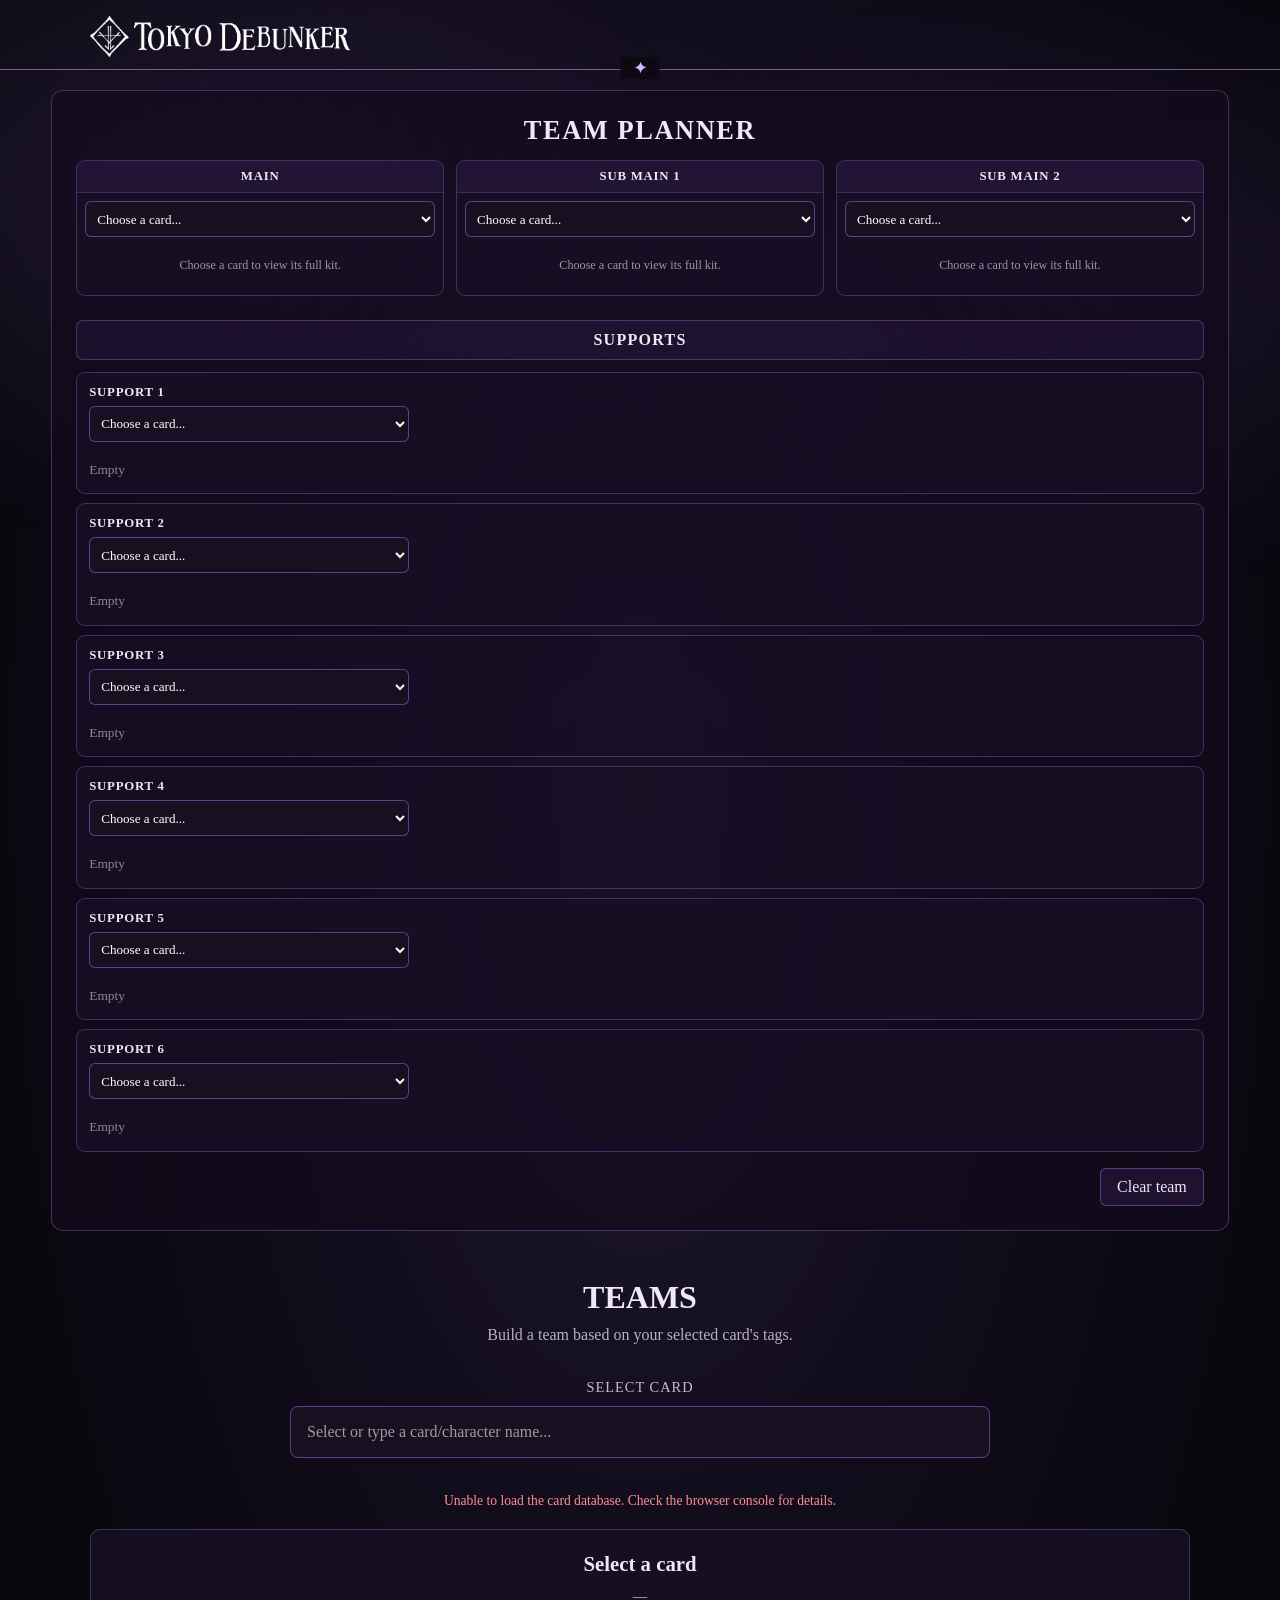
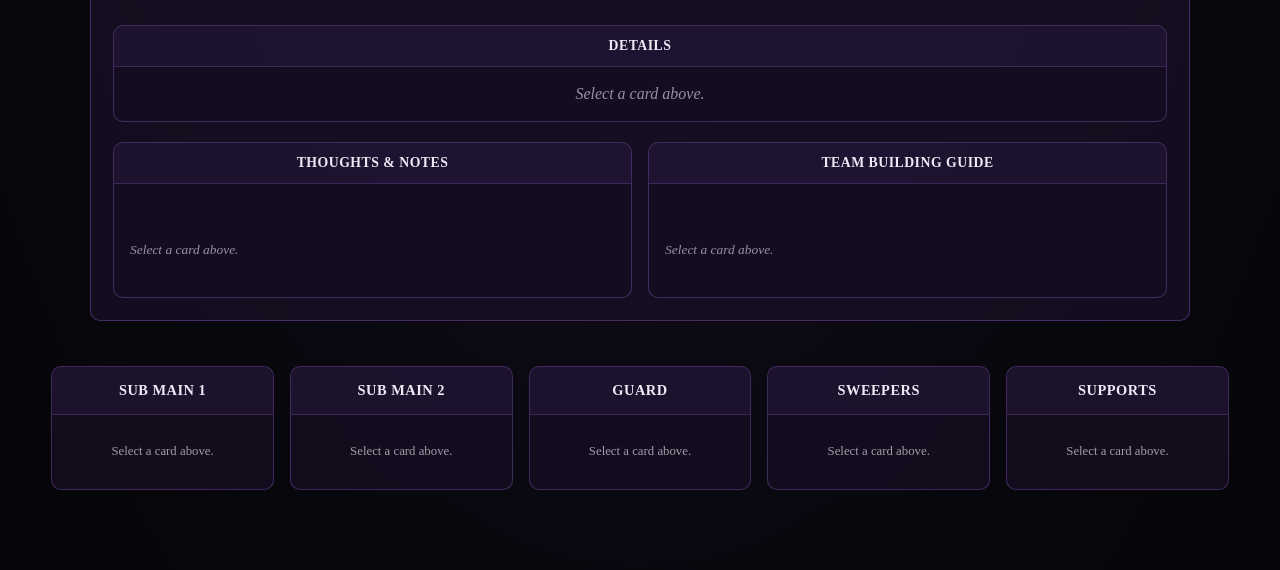
<file: teams.html>
<!DOCTYPE html>

<html lang="en">



<head>

    <meta charset="UTF-8">

    <meta name="viewport" content="width=device-width, initial-scale=1.0">



    <title>Teams — Tokyo Debunker Database</title>



    <link rel="stylesheet" href="style.css">



    <style>



        /* =========================================================

           TEAMS PAGE

        ========================================================= */



        .teams-page {

            width: min(1400px, 92%);

            margin: 0 auto;

            padding: 20px 0 80px;

        }





        /* =========================================================

           HEADER

        ========================================================= */



        .teams-header {

            text-align: center;

            margin-bottom: 35px;

        }



        .teams-header h1 {

            margin: 0;

        }



        .teams-header p {

            margin-top: 10px;

            opacity: 0.75;

        }





        /* =========================================================

           CARD SELECTOR

        ========================================================= */



        .team-selector {

            width: 100%;

            max-width: 700px;

            margin: 0 auto 35px;

        }



        .team-selector-label {

            display: block;

            text-align: center;

            margin-bottom: 10px;

            font-size: 0.9rem;

            letter-spacing: 1px;

            opacity: 0.8;

        }



        /*

         \* IMPORTANT:

         \* This is deliberately a completely normal native select.

         \* No custom dropdown JavaScript.

         \* No absolute positioning.

         \* No pointer-event tricks.

         */



        #cardSelect {

            display: block;

            width: 100%;

            height: 52px;



            padding: 0 45px 0 16px;



            border: 1px solid rgba(180, 120, 255, 0.45);

            border-radius: 8px;



            background: #171021;

            color: #ffffff;



            font-family: inherit;

            font-size: 1rem;



            cursor: pointer;



            appearance: auto;

            -webkit-appearance: auto;



            pointer-events: auto;



            position: relative;

            z-index: 50;

        }



        #cardSelect:hover {

            border-color: rgba(200, 145, 255, 0.8);

        }



        #cardSelect:focus {

            outline: none;

            border-color: rgba(210, 160, 255, 0.95);

            box-shadow: 0 0 0 2px rgba(170, 100, 255, 0.15);

        }



        #cardSelect option {

            background: #171021;

            color: #ffffff;

        }

        .team-card-search { position: relative; }
        .team-card-search-control { position: relative; }
        #cardSelect {
            box-sizing: border-box; display: block; width: 100%; height: 52px;
            padding: 0 48px 0 16px; border: 1px solid rgba(180,120,255,.45);
            border-radius: 8px; background: #171021; color: #fff;
            font: inherit; font-size: 1rem;
        }
        #cardSelect::placeholder { color: rgba(255,255,255,.58); }
        .team-card-search-toggle {
            position: absolute; top: 1px; right: 1px; width: 44px; height: 50px;
            border: 0; border-left: 1px solid rgba(180,120,255,.25); border-radius: 0 7px 7px 0;
            background: transparent; color: #fff; font-size: 1.2rem; cursor: pointer;
        }
        .team-card-search-toggle:hover { background: rgba(180,120,255,.14); }
        .team-card-search-results {
            position: absolute; top: calc(100% + 5px); left: 0; right: 0;
            z-index: 100; max-height: 320px; overflow-y: auto;
            border: 1px solid rgba(180,120,255,.45); border-radius: 8px;
            background: #171021; box-shadow: 0 10px 28px rgba(0,0,0,.4);
        }
        /* Purple scrollbar matching the site's dark violet theme */
        .team-card-search-results {
            scrollbar-width: thin;
            scrollbar-color: #9460cf #21152e;
        }
        .team-card-search-results::-webkit-scrollbar { width: 9px; }
        .team-card-search-results::-webkit-scrollbar-track {
            background: #21152e;
            border-radius: 8px;
        }
        .team-card-search-results::-webkit-scrollbar-thumb {
            background: linear-gradient(180deg, #a773e2, #7040a7);
            border: 2px solid #21152e;
            border-radius: 12px;
        }
        .team-card-search-results::-webkit-scrollbar-thumb:hover {
            background: linear-gradient(180deg, #c091f4, #9158d2);
        }
        .team-card-search-results[hidden] { display: none; }
        .team-card-search-option {
            display: flex; justify-content: space-between; align-items: center;
            gap: 12px; width: 100%; padding: 11px 14px; border: 0;
            border-bottom: 1px solid rgba(255,255,255,.07);
            background: transparent; color: #fff; text-align: left;
            font: inherit; cursor: pointer;
        }
        .team-card-search-option:hover, .team-card-search-option:focus {
            background: rgba(140,90,200,.25); outline: none;
        }
        .team-card-search-character { opacity: .65; font-size: .78rem; text-align: right; }
        .team-card-search-empty { padding: 14px; opacity: .65; text-align: center; }






        /* =========================================================

           SELECTED CARD

        ========================================================= */



        .selected-card {

            max-width: 1100px;

            margin: 0 auto 45px;



            padding: 22px;



            border: 1px solid rgba(180, 120, 255, 0.3);

            border-radius: 10px;



            background: rgba(25, 16, 38, 0.75);



            text-align: center;

        }



        .selected-card-name {

            font-size: 1.3rem;

            font-weight: 600;

            margin-bottom: 12px;

        }



        .selected-card-element {

            display: flex;

            align-items: center;

            justify-content: center;

            gap: 8px;



            font-size: 0.9rem;

            opacity: 0.8;

        }



        .selected-card-element img {

            width: 25px;

            height: 25px;

            object-fit: contain;

        }





        /* =========================================================

           CARD KIT INFORMATION

        ========================================================= */



        .card-kit-info {

            margin-top: 20px;

            text-align: left;



            border: 1px solid rgba(180, 120, 255, 0.28);

            border-radius: 10px;



            background: rgba(22, 14, 34, 0.8);



            overflow: hidden;

        }



        .card-kit-title {

            padding: 12px 14px;



            text-align: center;



            font-size: 0.86rem;

            font-weight: 600;

            letter-spacing: 0.5px;



            border-bottom: 1px solid rgba(180, 120, 255, 0.2);



            background: rgba(120, 70, 180, 0.1);

        }



        .card-kit-stats {

            display: grid;



            grid-template-columns:

                repeat(4, minmax(0, 1fr));



            gap: 10px;



            padding: 14px;

        }



        .card-kit-stat {

            min-width: 0;



            padding: 10px 8px;



            border: 1px solid rgba(180, 120, 255, 0.2);

            border-radius: 7px;



            background: rgba(35, 23, 51, 0.75);



            text-align: center;

        }



        .card-kit-stat-label {

            font-size: 0.7rem;



            letter-spacing: 0.8px;



            opacity: 0.65;



            margin-bottom: 5px;

        }



        .card-kit-stat-value {

            font-size: 0.92rem;



            font-weight: 600;



            overflow-wrap: anywhere;

        }



        .card-kit-abilities {

            display: grid;



            grid-template-columns:

                repeat(3, minmax(0, 1fr));



            gap: 10px;



            padding: 0 14px 14px;

        }



        .card-kit-ability {

            min-width: 0;



            padding: 12px 13px;



            border-top: 1px solid rgba(255, 255, 255, 0.07);



            background: rgba(18, 11, 29, 0.45);

        }



        .card-kit-ability-name {

            font-size: 0.9rem;



            font-weight: 600;



            margin-bottom: 8px;

        }



        .card-kit-ability-description {

            font-size: 0.8rem;



            line-height: 1.5;



            opacity: 0.82;



            white-space: pre-line;



            overflow-wrap: anywhere;

        }



        .card-kit-empty {

            padding: 18px;



            text-align: center;



            opacity: 0.6;



            font-style: italic;

        }





        /* =========================================================

           SELECTED CARD DETAILS

        ========================================================= */



        .selected-card-details {

            display: grid;



            grid-template-columns:

                repeat(2, minmax(0, 1fr));



            gap: 16px;



            margin-top: 20px;



            text-align: left;

        }



        .selected-detail-box {

            min-width: 0;



            border: 1px solid rgba(180, 120, 255, 0.28);

            border-radius: 10px;



            background: rgba(22, 14, 34, 0.8);



            overflow: hidden;

        }



        .selected-detail-title {

            padding: 12px 14px;



            text-align: center;



            font-size: 0.86rem;



            font-weight: 600;



            letter-spacing: 0.5px;



            border-bottom: 1px solid rgba(180, 120, 255, 0.2);



            background: rgba(120, 70, 180, 0.1);

        }



        .selected-detail-content {

            padding: 15px 16px;



            font-size: 0.84rem;



            line-height: 1.55;



            white-space: pre-line;



            overflow-wrap: anywhere;

        }



        .selected-detail-empty {

            opacity: 0.6;



            font-style: italic;

        }





        /* =========================================================

           RECOMMENDATION GRID

        ========================================================= */



        .recommendation-grid {

            display: grid;



            grid-template-columns:

                repeat(5, minmax(0, 1fr));



            gap: 16px;

        }





        /* =========================================================

           RECOMMENDATION BOX

        ========================================================= */



        .recommendation-box {

            min-width: 0;



            border: 1px solid rgba(180, 120, 255, 0.28);



            border-radius: 10px;



            background: rgba(22, 14, 34, 0.8);



            overflow: hidden;

        }



        .recommendation-title {

            padding: 15px 12px;



            text-align: center;



            font-size: 0.9rem;



            font-weight: 600;



            letter-spacing: 0.5px;



            border-bottom: 1px solid rgba(180, 120, 255, 0.2);



            background: rgba(120, 70, 180, 0.1);

        }



        .recommendation-list {

            padding: 10px;

        }





        /* =========================================================

           RECOMMENDATION CARD

        ========================================================= */



        .recommendation-card {

            display: flex;



            align-items: center;



            gap: 8px;



            padding: 9px 7px;



            border-bottom:

                1px solid rgba(255, 255, 255, 0.06);



            font-size: 0.82rem;



            line-height: 1.25;

        }



        .recommendation-card:last-child {

            border-bottom: none;

        }



        .recommendation-element {

            width: 22px;

            height: 22px;



            flex: 0 0 22px;



            object-fit: contain;

        }



        .recommendation-name {

            min-width: 0;



            overflow-wrap: anywhere;

        }





        /* =========================================================

           EMPTY / SPECIAL MESSAGE

        ========================================================= */



        .recommendation-empty {

            padding: 18px 8px;



            text-align: center;



            font-size: 0.8rem;



            line-height: 1.4;



            opacity: 0.65;

        }





        /* =========================================================

           STATUS

        ========================================================= */



        .team-status {

            text-align: center;



            margin: 20px 0;



            opacity: 0.65;



            font-size: 0.85rem;

        }



        .team-status.error {

            color: #ff8f8f;



            opacity: 1;

        }





        /* =========================================================

           TABLET

        ========================================================= */



        @media (max-width: 1100px) {



            .recommendation-grid {

                grid-template-columns:

                    repeat(2, minmax(0, 1fr));

            }



        }





        @media (max-width: 800px) {



            .card-kit-abilities {

                grid-template-columns:

                    repeat(2, minmax(0, 1fr));

            }



        }





        /* =========================================================

           MOBILE

        ========================================================= */



        @media (max-width: 650px) {



            .teams-page {

                width: 94%;



                padding-bottom: 60px;

            }



            .recommendation-grid {

                grid-template-columns: 1fr;

            }



            .selected-card-details {

                grid-template-columns: 1fr;

            }



            .card-kit-stats {

                grid-template-columns:

                    repeat(2, minmax(0, 1fr));

            }



            .card-kit-abilities {

                grid-template-columns: 1fr;

            }



            #cardSelect {

                height: 50px;



                font-size: 0.92rem;

            }



            .selected-card {

                padding: 18px;

            }



        }



    
/* MANUAL TEAM PLANNER */
.manual-team-planner{width:100%;margin:0 auto 48px;padding:24px;box-sizing:border-box;border:1px solid rgba(180,120,255,.32);border-radius:12px;background:rgba(18,11,29,.68)}
.planner-heading{margin:0 0 22px;text-align:center;font-size:1.65rem;letter-spacing:.06em}
.planner-main-grid{display:grid;grid-template-columns:repeat(3,minmax(0,1fr));gap:18px;align-items:start}
.planner-slot{min-width:0;border:1px solid rgba(180,120,255,.3);border-radius:9px;background:rgba(25,16,38,.78);overflow:hidden}
.planner-slot-title{padding:12px 10px;text-align:center;font-size:.9rem;font-weight:700;letter-spacing:.06em;border-bottom:1px solid rgba(180,120,255,.22);background:rgba(120,70,180,.12)}
.planner-select-wrap{padding:12px 12px 0}.planner-select{display:block;width:100%;min-width:0;height:42px;padding:0 10px;color:#fff;background:#171021;border:1px solid rgba(180,120,255,.45);border-radius:6px;font:inherit}.planner-select option{background:#171021;color:#fff}
.planner-kit{padding:12px;min-width:0}.planner-kit .card-kit-info{margin:0;width:100%}.planner-kit .card-kit-title{padding:10px}.planner-kit .card-kit-stats{grid-template-columns:repeat(2,minmax(0,1fr));padding:10px;gap:7px}.planner-kit .card-kit-stat{padding:8px 5px}.planner-kit .card-kit-stat-value{font-size:.82rem}.planner-kit .card-kit-abilities{grid-template-columns:1fr;padding:0 10px 10px;gap:6px}.planner-kit .card-kit-ability{padding:10px}.planner-kit .card-kit-ability-name{font-size:.82rem}.planner-kit .card-kit-ability-description{font-size:.76rem}
.planner-empty{padding:18px 8px;text-align:center;opacity:.62;font-size:.84rem;line-height:1.45}.planner-supports{margin-top:24px}.planner-supports-heading{margin:0 0 12px;padding:10px 12px;border:1px solid rgba(180,120,255,.3);border-radius:7px;background:rgba(120,70,180,.1);text-align:center;letter-spacing:.08em;font-size:1rem}.planner-support-grid{display:grid;grid-template-columns:1fr;gap:9px}.planner-support-slot{display:grid;grid-template-columns:145px minmax(190px,260px) minmax(0,1fr);align-items:center;gap:12px;padding:0 12px;min-height:62px}.planner-support-slot .planner-slot-title{border:0;background:transparent;text-align:left;padding:10px 0}.planner-support-slot .planner-select-wrap{padding:8px 0}.planner-support-summary{min-width:0;padding:9px 0;font-size:.84rem;line-height:1.45;overflow-wrap:anywhere}.planner-support-summary:not(.is-empty){display:flex;align-items:center;gap:12px}.planner-support-summary img{width:26px;height:26px;object-fit:contain;flex:0 0 26px}.support-card-name{font-weight:700;min-width:130px}.support-card-meta{opacity:.75}.planner-support-summary.is-empty{opacity:.55}.planner-actions{display:flex;justify-content:flex-end;margin-top:16px}.planner-clear{padding:9px 16px;border:1px solid rgba(180,120,255,.4);border-radius:6px;background:rgba(120,70,180,.15);color:inherit;font:inherit;cursor:pointer}.planner-clear:hover{background:rgba(120,70,180,.28)}
@media(max-width:900px){.planner-main-grid{grid-template-columns:1fr}.planner-kit .card-kit-abilities{grid-template-columns:repeat(2,minmax(0,1fr))}.planner-support-slot{grid-template-columns:115px minmax(160px,220px) minmax(0,1fr)}}
@media(max-width:600px){.manual-team-planner{padding:13px}.planner-support-slot{grid-template-columns:1fr;gap:0;padding:0 10px 10px}.planner-support-slot .planner-slot-title{padding:12px 0 2px}.planner-support-slot .planner-select-wrap{padding:5px 0}.planner-support-summary{padding:4px 0}.planner-support-summary:not(.is-empty){flex-wrap:wrap;gap:7px}.planner-kit .card-kit-abilities{grid-template-columns:1fr}}



        /* Compact planner card kits: preserve all information without tall empty panels. */
        .planner-heading { margin-bottom: 14px; }
        .planner-main-grid { gap: 12px; }
        .planner-slot-title { padding: 8px 7px; font-size: .8rem; }
        .planner-select-wrap { padding: 8px 8px 0; }
        .planner-select { height: 36px; padding: 0 7px; font-size: .82rem; }
        .planner-kit { padding: 8px; }
        .planner-kit .card-kit-title { padding: 7px 5px; font-size: .76rem; }
        .planner-kit .card-kit-stats { padding: 7px; gap: 5px; }
        .planner-kit .card-kit-stat { padding: 6px 4px; }
        .planner-kit .card-kit-stat-label { margin-bottom: 2px; font-size: .62rem; }
        .planner-kit .card-kit-stat-value { font-size: .76rem; }
        .planner-kit .card-kit-abilities {
            grid-template-columns: repeat(2, minmax(0, 1fr));
            align-content: start;
            grid-auto-rows: min-content;
            padding: 0 7px 7px;
            gap: 5px;
        }
        .planner-kit .card-kit-ability {
            align-self: start;
            padding: 7px;
            min-height: 0;
            height: auto;
        }
        .planner-kit .card-kit-ability-name { margin-bottom: 4px; font-size: .74rem; }
        .planner-kit .card-kit-ability-description { font-size: .68rem; line-height: 1.35; }
        .planner-empty { padding: 12px 6px; font-size: .76rem; }

        @media (max-width: 900px) {
            .planner-main-grid { grid-template-columns: repeat(3, minmax(0, 1fr)); gap: 8px; }
            .planner-kit .card-kit-abilities { grid-template-columns: 1fr; }
        }

        @media (max-width: 600px) {
            .manual-team-planner { padding: 10px; }
            .planner-main-grid { grid-template-columns: repeat(3, minmax(0, 1fr)); gap: 5px; }
            .planner-slot-title { font-size: .66rem; letter-spacing: 0; padding: 7px 3px; }
            .planner-select-wrap { padding: 6px 4px 0; }
            .planner-select { height: 34px; font-size: .7rem; padding: 0 3px; }
            .planner-kit { padding: 4px; }
            .planner-kit .card-kit-stats { grid-template-columns: repeat(2, minmax(0, 1fr)); padding: 4px; gap: 3px; }
            .planner-kit .card-kit-stat { padding: 5px 2px; }
            .planner-kit .card-kit-stat-label { font-size: .55rem; letter-spacing: 0; }
            .planner-kit .card-kit-stat-value { font-size: .65rem; }
            .planner-kit .card-kit-abilities { grid-template-columns: 1fr; padding: 0 4px 4px; gap: 3px; }
            .planner-kit .card-kit-ability { padding: 5px; }
            .planner-kit .card-kit-ability-name { font-size: .66rem; margin-bottom: 3px; }
            .planner-kit .card-kit-ability-description { font-size: .61rem; line-height: 1.25; }
            .planner-support-slot { grid-template-columns: 90px minmax(130px, 200px) minmax(0, 1fr); }
        }


/* Support selection sits above the full-width horizontal card summary. */
.planner-support-slot {
    display: grid;
    grid-template-columns: minmax(0, 1fr);
    gap: 0;
    align-items: start;
    padding: 10px 12px 12px;
}
.planner-support-slot .planner-slot-title {
    padding: 2px 0 6px;
    border: 0;
    background: transparent;
    text-align: left;
}
.planner-support-slot .planner-select-wrap {
    padding: 0 0 10px;
    max-width: 320px;
    width: 100%;
}
.planner-support-summary {
    min-width: 0;
    width: 100%;
    padding: 0;
    overflow: visible;
}
.support-card-row {
    display: grid;
    grid-template-columns: minmax(105px, 1.15fr) minmax(38px, .42fr) minmax(38px, .42fr) minmax(65px, .72fr) repeat(5, minmax(0, 1fr));
    width: 100%;
    min-width: 0;
    border-top: 1px solid rgba(255,255,255,.08);
    border-left: 1px solid rgba(255,255,255,.08);
}
.support-card-row.element-leaf { background: rgba(113, 155, 112, 0.90); }
.support-card-row.element-fire { background: rgba(184, 115, 115, 0.90); }
.support-card-row.element-water { background: rgba(110, 145, 176, 0.90); }
.support-card-row.element-leaf:hover { background: rgba(125, 168, 124, 0.95); }
.support-card-row.element-fire:hover { background: rgba(198, 126, 126, 0.95); }
.support-card-row.element-water:hover { background: rgba(123, 159, 191, 0.95); }
.support-table-cell {
    box-sizing: border-box;
    display: flex;
    flex-direction: column;
    justify-content: flex-start;
    gap: 4px;
    min-width: 0;
    max-width: none;
    padding: 8px;
    border-right: 1px solid rgba(255,255,255,.09);
    border-bottom: 1px solid rgba(255,255,255,.09);
    background: transparent;
    color: #24192b;
    font-size: .7rem;
    line-height: 1.35;
    overflow-wrap: anywhere;
    word-break: normal;
}
.support-table-cell strong { font-size: .66rem; font-weight: 700; color: #24192b; }
.support-table-cell span { color: rgba(36, 25, 43, 0.9); }
.support-name-cell { justify-content: center; flex-direction: row; align-items: center; gap: 7px; font-weight: 700; }
.support-ability-cell { min-width: 0; overflow-wrap: anywhere; }
.support-card-row > .support-table-cell { grid-row: 1; }
.planner-support-summary.is-empty { padding: 8px 0 2px; }
@media(max-width:900px) {
    .support-card-row { grid-template-columns: minmax(90px, 1.05fr) minmax(34px, .4fr) minmax(34px, .4fr) minmax(58px, .65fr) repeat(5, minmax(0, 1fr)); }
    .support-table-cell { padding: 6px; font-size: .65rem; }
}
@media(max-width:600px) {
    .planner-support-slot { grid-template-columns: minmax(0, 1fr); gap: 0; padding: 9px 8px 10px; }
    .planner-support-slot .planner-slot-title { padding: 3px 0 5px; }
    .planner-support-slot .planner-select-wrap { padding: 0 0 8px; max-width: none; }
    .support-card-row { grid-template-columns: minmax(78px, 1fr) minmax(30px, .35fr) minmax(30px, .35fr) minmax(48px, .6fr) repeat(5, minmax(0, 1fr)); }
    .support-table-cell { padding: 5px; font-size: .6rem; }
    .support-table-cell strong { font-size: .58rem; }
}


/* Compact two-column ability layout: independent box heights, no grid-row whitespace. */
.planner-kit .card-kit-abilities {
    display: block !important;
    column-count: 2 !important;
    column-gap: 6px !important;
    column-fill: balance !important;
    padding: 0 7px 7px !important;
}
.planner-kit .card-kit-ability {
    display: inline-block !important;
    vertical-align: top !important;
    width: 100% !important;
    min-width: 0 !important;
    min-height: 0 !important;
    height: auto !important;
    margin: 0 0 6px !important;
    padding: 6px 7px !important;
    break-inside: avoid !important;
    box-sizing: border-box !important;
}
.planner-kit .card-kit-ability-name {
    margin: 0 0 4px !important;
    line-height: 1.2 !important;
}
.planner-kit .card-kit-ability-description {
    height: auto !important;
    margin: 0 !important;
    line-height: 1.3 !important;
}

/* Mobile-first Team Planner layout polish */
.manual-team-planner,
.manual-team-planner * { box-sizing: border-box; }

@media (max-width: 700px) {
    .planner-kit .card-kit-abilities {
        display: block !important;
        column-count: 2 !important;
        column-gap: 5px !important;
        padding: 0 4px 4px !important;
    }
    .planner-kit .card-kit-ability {
        padding: 5px !important;
        margin-bottom: 5px !important;
    }
    .planner-kit .card-kit-ability-name { font-size: .72rem !important; }
    .planner-kit .card-kit-ability-description { font-size: .65rem !important; line-height: 1.25 !important; }
    .manual-team-planner {
        padding: 14px;
        margin-bottom: 30px;
        border-radius: 10px;
    }
    .planner-heading {
        font-size: 1.35rem;
        line-height: 1.25;
        margin-bottom: 18px;
    }
    .planner-main-grid {
        grid-template-columns: minmax(0, 1fr) !important;
        gap: 14px;
    }
    .planner-slot { min-width: 0; }
    .planner-slot-title {
        font-size: .86rem;
        padding: 11px 12px;
        letter-spacing: .04em;
    }
    .planner-select-wrap { padding: 10px 12px 0; }
    .planner-select {
        height: 44px;
        padding: 0 10px;
        font-size: .9rem;
    }
    .planner-kit { padding: 10px; }
    .planner-kit .card-kit-title { font-size: .82rem; padding: 9px; }
    .planner-kit .card-kit-stats {
        grid-template-columns: repeat(2, minmax(0, 1fr));
        gap: 7px;
        padding: 8px;
    }
    .planner-kit .card-kit-stat { padding: 9px 6px; }
    .planner-kit .card-kit-stat-label { font-size: .68rem; }
    .planner-kit .card-kit-stat-value { font-size: .84rem; }
    .planner-kit .card-kit-abilities {
        grid-template-columns: minmax(0, 1fr) !important;
        gap: 8px;
        padding: 0 8px 8px;
    }
    .planner-kit .card-kit-ability { padding: 11px; }
    .planner-kit .card-kit-ability-name { font-size: .84rem; }
    .planner-kit .card-kit-ability-description {
        font-size: .78rem;
        line-height: 1.5;
    }
    .planner-empty { font-size: .84rem; padding: 16px 10px; }
    .planner-supports { margin-top: 20px; }
    .planner-supports-heading { font-size: .92rem; }
    .planner-support-slot { padding: 10px 10px 12px; }
    .planner-support-slot .planner-slot-title { font-size: .82rem; }
    .planner-support-slot .planner-select-wrap { max-width: none; padding-bottom: 10px; }
    .planner-support-summary { overflow-x: auto; }
    .support-card-row {
        grid-template-columns: repeat(2, minmax(0, 1fr)) !important;
        min-width: 0;
    }
    .support-card-row > .support-table-cell { grid-row: auto; }
    .support-name-cell { grid-column: 1 / -1; }
    .support-table-cell {
        padding: 8px;
        font-size: .72rem;
        overflow-wrap: anywhere;
    }
    .support-table-cell strong { font-size: .68rem; }
    .planner-actions { margin-top: 14px; }
    .planner-clear { min-height: 42px; }
}


        /* Keep planner ability panels only as tall as their own content. */
        .planner-kit .card-kit-abilities {
            align-items: start;
            grid-auto-rows: max-content;
        }
        .planner-kit .card-kit-ability {
            align-self: start;
            min-height: 0 !important;
            height: auto !important;
            box-sizing: border-box;
        }
        .planner-kit .card-kit-ability-description {
            height: auto !important;
            min-height: 0 !important;
        }
        @media (max-width: 600px) {
            .planner-kit .card-kit-abilities {
                grid-template-columns: minmax(0, 1fr) !important;
                align-items: start;
                grid-auto-rows: max-content;
                gap: 7px;
            }
            .planner-kit .card-kit-ability {
                padding: 9px 10px;
            }
            .planner-kit .card-kit-ability-description {
                font-size: .76rem;
                line-height: 1.4;
            }
        }


/* Compact two-column ability layout: use CSS columns so each ability
   hugs its own text instead of inheriting the height of its row partner. */
.manual-team-planner .planner-kit .card-kit-abilities {
    display: block !important;
    column-count: 2 !important;
    column-gap: 7px !important;
    column-fill: balance !important;
    padding: 0 7px 7px !important;
}
.manual-team-planner .planner-kit .card-kit-ability {
    display: inline-block !important;
    width: 100% !important;
    box-sizing: border-box !important;
    break-inside: avoid !important;
    -webkit-column-break-inside: avoid !important;
    height: auto !important;
    min-height: 0 !important;
    padding: 8px !important;
    margin: 0 0 7px !important;
    vertical-align: top !important;
}
.manual-team-planner .planner-kit .card-kit-ability-name {
    margin: 0 0 5px !important;
}
.manual-team-planner .planner-kit .card-kit-ability-description {
    margin: 0 !important;
    line-height: 1.3 !important;
    height: auto !important;
    min-height: 0 !important;
}
@media (max-width: 600px) {
    .manual-team-planner .planner-kit .card-kit-abilities {
        column-count: 2 !important;
        column-gap: 6px !important;
    }
    .manual-team-planner .planner-kit .card-kit-ability {
        padding: 7px !important;
        margin-bottom: 6px !important;
    }
}


/* Final compact layout: true two-column masonry; each ability keeps its own height. */
.manual-team-planner #plannerKit-main .card-kit-abilities,
.manual-team-planner #plannerKit-sub1 .card-kit-abilities,
.manual-team-planner #plannerKit-sub2 .card-kit-abilities {
    display: block !important;
    column-count: 2 !important;
    column-gap: 6px !important;
    column-fill: balance !important;
    padding: 0 5px 5px !important;
    max-height: none !important;
}
.manual-team-planner .planner-kit .card-kit-ability {
    display: inline-block !important;
    vertical-align: top !important;
    width: 100% !important;
    box-sizing: border-box !important;
    break-inside: avoid !important;
    -webkit-column-break-inside: avoid !important;
    height: auto !important;
    min-height: 0 !important;
    margin: 0 0 5px !important;
    padding: 5px 6px !important;
}
.manual-team-planner .planner-kit .card-kit-ability-name {
    margin: 0 0 3px !important;
    line-height: 1.2 !important;
}
.manual-team-planner .planner-kit .card-kit-ability-description {
    line-height: 1.25 !important;
    margin: 0 !important;
    height: auto !important;
    min-height: 0 !important;
}
@media (max-width: 700px) {
    .manual-team-planner #plannerKit-main .card-kit-abilities,
    .manual-team-planner #plannerKit-sub1 .card-kit-abilities,
    .manual-team-planner #plannerKit-sub2 .card-kit-abilities {
        display: block !important;
        column-count: 2 !important;
        column-gap: 5px !important;
    }
    .manual-team-planner .planner-kit .card-kit-ability {
        padding: 4px 5px !important;
        margin-bottom: 4px !important;
    }
    .manual-team-planner .planner-kit .card-kit-ability-name { font-size: .68rem !important; }
    .manual-team-planner .planner-kit .card-kit-ability-description { font-size: .62rem !important; line-height: 1.2 !important; }
}

</style>



</head>





<body>





    <!-- =========================================================

         HEADER

    ========================================================= -->



    <nav class="navbar">



        <div class="nav-logo">



            <a href="index.html">



                <img

                    src="logo.png"

                    alt="Tokyo Debunker"

                >



            </a>



        </div>



    </nav>





    <!-- =========================================================

         MAIN

    ========================================================= -->



    <main class="teams-page">






        <!-- =====================================================
             MANUAL TEAM PLANNER
        ====================================================== -->
        <section class="manual-team-planner" aria-labelledby="plannerHeading">
            <h2 id="plannerHeading" class="planner-heading">TEAM PLANNER</h2>
            <div class="planner-main-grid">
                <article class="planner-slot">
                    <div class="planner-slot-title">MAIN</div>
                    <div class="planner-select-wrap"><select class="planner-select" data-planner-slot="main"><option value="">Choose a card...</option></select></div>
                    <div class="planner-kit" id="plannerKit-main"><div class="planner-empty">Choose a card to view its full kit.</div></div>
                </article>
                <article class="planner-slot">
                    <div class="planner-slot-title">SUB MAIN 1</div>
                    <div class="planner-select-wrap"><select class="planner-select" data-planner-slot="sub1"><option value="">Choose a card...</option></select></div>
                    <div class="planner-kit" id="plannerKit-sub1"><div class="planner-empty">Choose a card to view its full kit.</div></div>
                </article>
                <article class="planner-slot">
                    <div class="planner-slot-title">SUB MAIN 2</div>
                    <div class="planner-select-wrap"><select class="planner-select" data-planner-slot="sub2"><option value="">Choose a card...</option></select></div>
                    <div class="planner-kit" id="plannerKit-sub2"><div class="planner-empty">Choose a card to view its full kit.</div></div>
                </article>
            </div>
            <div class="planner-supports">
                <h3 class="planner-supports-heading">SUPPORTS</h3>
                <div class="planner-support-grid">
                    <article class="planner-slot planner-support-slot">
                        <div class="planner-slot-title">SUPPORT 1</div>
                        <div class="planner-select-wrap"><select class="planner-select" data-planner-slot="support1"><option value="">Choose a card...</option></select></div>
                        <div class="planner-support-summary is-empty" id="plannerSummary-support1">Empty</div>
                    </article>
                    <article class="planner-slot planner-support-slot">
                        <div class="planner-slot-title">SUPPORT 2</div>
                        <div class="planner-select-wrap"><select class="planner-select" data-planner-slot="support2"><option value="">Choose a card...</option></select></div>
                        <div class="planner-support-summary is-empty" id="plannerSummary-support2">Empty</div>
                    </article>
                    <article class="planner-slot planner-support-slot">
                        <div class="planner-slot-title">SUPPORT 3</div>
                        <div class="planner-select-wrap"><select class="planner-select" data-planner-slot="support3"><option value="">Choose a card...</option></select></div>
                        <div class="planner-support-summary is-empty" id="plannerSummary-support3">Empty</div>
                    </article>
                    <article class="planner-slot planner-support-slot">
                        <div class="planner-slot-title">SUPPORT 4</div>
                        <div class="planner-select-wrap"><select class="planner-select" data-planner-slot="support4"><option value="">Choose a card...</option></select></div>
                        <div class="planner-support-summary is-empty" id="plannerSummary-support4">Empty</div>
                    </article>
                    <article class="planner-slot planner-support-slot">
                        <div class="planner-slot-title">SUPPORT 5</div>
                        <div class="planner-select-wrap"><select class="planner-select" data-planner-slot="support5"><option value="">Choose a card...</option></select></div>
                        <div class="planner-support-summary is-empty" id="plannerSummary-support5">Empty</div>
                    </article>
                    <article class="planner-slot planner-support-slot">
                        <div class="planner-slot-title">SUPPORT 6</div>
                        <div class="planner-select-wrap"><select class="planner-select" data-planner-slot="support6"><option value="">Choose a card...</option></select></div>
                        <div class="planner-support-summary is-empty" id="plannerSummary-support6">Empty</div>
                    </article>
                </div>
            </div>
            <div class="planner-actions"><button type="button" class="planner-clear" id="clearTeamPlanner">Clear team</button></div>
        </section>

        <header class="teams-header">



            <h1>TEAMS</h1>



            <p>

                Build a team based on your selected card's tags.

            </p>



        </header>





        <!-- =====================================================

             SELECTOR

        ====================================================== -->



        <section class="team-selector">



            <label

                class="team-selector-label"

                for="cardSelect"

            >

                SELECT CARD

            </label>





            <div class="team-card-search">
                <div class="team-card-search-control">
                    <input id="cardSelect" type="search"
                        placeholder="Select or type a card/character name..."
                        autocomplete="off" aria-label="Select or search cards and characters"
                        aria-controls="cardSearchResults" aria-expanded="false">
                    <button type="button" id="cardSelectToggle" class="team-card-search-toggle"
                        aria-label="Show all cards" aria-expanded="false">▾</button>
                </div>
                <div id="cardSearchResults" class="team-card-search-results" role="listbox" hidden></div>
            </div>



        </section>





        <!-- =====================================================

             STATUS

        ====================================================== -->



        <div

            id="teamStatus"

            class="team-status"

        >

            Loading card database...

        </div>





        <!-- =====================================================

             SELECTED CARD

        ====================================================== -->



        <section

            id="selectedCard"

            class="selected-card"

        >



            <div

                id="selectedCardName"

                class="selected-card-name"

            >

                Select a card

            </div>





            <div

                id="selectedCardElement"

                class="selected-card-element"

            >

                <span>—</span>

            </div>





            <!-- =================================================

                 CARD KIT

            ================================================== -->



            <div class="card-kit-info">



                <div class="card-kit-title">

                    DETAILS

                </div>



                <div

                    id="selectedCardKitInfo"

                    class="card-kit-empty"

                >

                    Select a card above.

                </div>



            </div>





            <!-- =================================================

                 NOTES + TEAM GUIDE

            ================================================== -->



            <div class="selected-card-details">



                <article class="selected-detail-box">



                    <div class="selected-detail-title">

                        THOUGHTS &amp; NOTES

                    </div>



                    <div

                        id="selectedCardNotes"

                        class="selected-detail-content selected-detail-empty"

                    >

                        Select a card above.

                    </div>



                </article>





                <article class="selected-detail-box">



                    <div class="selected-detail-title">

                        TEAM BUILDING GUIDE

                    </div>



                    <div

                        id="selectedCardGuide"

                        class="selected-detail-content selected-detail-empty"

                    >

                        Select a card above.

                    </div>



                </article>



            </div>



        </section>





        <!-- =====================================================

             RECOMMENDATIONS

        ====================================================== -->



        <section

            id="recommendationGrid"

            class="recommendation-grid"

        >





            <article class="recommendation-box">



                <div class="recommendation-title">

                    SUB MAIN 1

                </div>



                <div

                    id="subMain1"

                    class="recommendation-list"

                >



                    <div class="recommendation-empty">

                        Select a card above.

                    </div>



                </div>



            </article>





            <article class="recommendation-box">



                <div class="recommendation-title">

                    SUB MAIN 2

                </div>



                <div

                    id="subMain2"

                    class="recommendation-list"

                >



                    <div class="recommendation-empty">

                        Select a card above.

                    </div>



                </div>



            </article>





            <article class="recommendation-box">



                <div class="recommendation-title">

                    GUARD

                </div>



                <div

                    id="guard"

                    class="recommendation-list"

                >



                    <div class="recommendation-empty">

                        Select a card above.

                    </div>



                </div>



            </article>





            <article class="recommendation-box">



                <div class="recommendation-title">

                    SWEEPERS

                </div>



                <div

                    id="sweepers"

                    class="recommendation-list"

                >



                    <div class="recommendation-empty">

                        Select a card above.

                    </div>



                </div>



            </article>





            <article class="recommendation-box">



                <div class="recommendation-title">

                    SUPPORTS

                </div>



                <div

                    id="supports"

                    class="recommendation-list"

                >



                    <div class="recommendation-empty">

                        Select a card above.

                    </div>



                </div>



            </article>





        </section>





    </main>





    <!-- =========================================================

         DATABASE LOADER

    ========================================================= -->



    <script src="database-loader.js"></script>





    <script>



        let database = null;



        let cardList = [];





        /* =========================================================

           ELEMENT IMAGE

        ========================================================= */



        function getElementImage(card) {



            const elementNumber =

                Number(card.elementNumber);





            if (elementNumber === 1) {

                return "elements/leaf.png";

            }





            if (elementNumber === 2) {

                return "elements/water.png";

            }





            if (elementNumber === 3) {

                return "elements/fire.png";

            }





            return "";



        }





        /* =========================================================

           ESCAPE HTML

        ========================================================= */



        function escapeHTML(value) {



            const div =

                document.createElement("div");





            div.textContent =

                value == null

                    ? ""

                    : String(value);





            return div.innerHTML;



        }





        /* =========================================================

           GET ALL CARDS

        ========================================================= */



        function getAllCards() {



            if (!database || !database.cards) {

                return [];

            }





            return Object.values(

                database.cards

            )

            .filter(card => card && card.name)

            .sort((a, b) =>

                String(a.name)

                    .localeCompare(

                        String(b.name),

                        undefined,

                        {

                            numeric: true,

                            sensitivity: "base"

                        }

                    )

            );



        }





        /* =========================================================

           TAG CHECK

        ========================================================= */



        function hasTag(card, tag) {



            const tags =

                String(card.tags || "")

                    .split(",")

                    .map(tag =>

                        tag.trim()

                    )

                    .filter(Boolean);





            return tags.includes(tag);



        }





        /* =========================================================

           TAG REGEX CHECK

        ========================================================= */



        function tagMatches(card, pattern) {



            const tags =

                String(card.tags || "");





            return new RegExp(

                "(^|, )(" +

                pattern +

                ")(,|$)"

            ).test(tags);



        }





        /* =========================================================

           SELECTED CARD TAGS

        ========================================================= */



        function getTags(card) {



            return String(

                card.tags || ""

            );



        }





        /* =========================================================

           TIER

        ========================================================= */



        function getTier(card) {



            return Number(

                card.elementNumber

            );



        }





        /* =========================================================

           SUB MAIN 1

        ========================================================= */



        function getSubMain1(selected) {



            const tags =

                getTags(selected);



            const tier =

                getTier(selected);



            let tierWanted = "";





            if (tier === 1) {

                tierWanted = 2;

            }



            else if (tier === 2) {

                tierWanted = 3;

            }



            else if (tier === 3) {

                tierWanted = 1;

            }





            const atk =

                String(

                    selected.atkType || ""

                ).toUpperCase();





            const primaryAtkWanted =

                atk === "P"

                    ? "SATK"

                    : atk === "S"

                        ? "PATK"

                        : "";





            const fallbackAtkWanted =

                atk === "P"

                    ? "PATK"

                    : atk === "S"

                        ? "SATK"

                        : "";





            const wanted = [];





            if (tags.includes("Fury")) {



                wanted.push(

                    "STRev",

                    "SLRev",

                    "SHEnt",

                    "SLHEnt"

                );



            }





            if (

                tags.includes("Curse1") ||

                tags.includes("Curse2")

            ) {



                wanted.push(

                    "CRev",

                    "Curse2"

                );



            }





            if (tags.includes("TS")) {



                wanted.push(

                    "STRev",

                    "SHEnt",

                    "TS",

                    "SWRev"

                );



            }





            if (tags.includes("Charge")) {



                wanted.push(

                    "STRev",

                    "SLRev",

                    "SHEnt",

                    "SLHEnt"

                );



            }





            if (tags.includes("DH")) {



                wanted.push(

                    "SLRev",

                    "SLHEnt",

                    "DH"

                );



            }





            const fallback = [];





            if (tags.includes("SLRev")) {

                fallback.push("DH");

            }





            if (tags.includes("CRev")) {

                fallback.push("Curse2");

            }





            if (tags.includes("SWRev")) {

                fallback.push("TS");

            }





            if (

                tags.includes("STRev") ||

                tags.includes("SREnt") ||

                tags.includes("SHEnt")

            ) {



                fallback.push("TS");



            }





            if (

                tags.includes("SLHEnt") ||

                tags.includes("SLREnt")

            ) {



                fallback.push("DH");



            }





            if (tags.includes("Sweep2")) {

                fallback.push("Veng");

            }





            const specialTags = [



                "Fury",

                "Curse1",

                "Curse2",

                "TS",

                "Charge",

                "DH",

                "Guard",

                "SLRev",

                "CRev",

                "SWRev",

                "STRev",

                "SREnt",

                "SHEnt",

                "SLHEnt",

                "SLREnt",

                "Sweep2"



            ];





            const hasSpecial =

                specialTags.some(

                    tag => tags.includes(tag)

                );





            if (!hasSpecial) {



                fallback.push(

                    "Veng",

                    "STRev",

                    "SWRev",

                    "SLRev",

                    "SHEnt",

                    "SLHEnt"

                );



            }





            const wantedTags = [



                ...wanted,

                ...fallback



            ];





            if (hasTag(selected, "Guard")) {



                return {

                    message:

                        "DONT MAIN THIS PLEASE"

                };



            }





            const candidates =

                cardList.filter(card => {



                    if (

                        hasTag(card, "Guard")

                    ) {

                        return false;

                    }





                    if (

                        Number(card.mr) === -2

                    ) {

                        return false;

                    }





                    if (

                        getTier(card) !==

                        tierWanted

                    ) {

                        return false;

                    }





                    if (

                        !wantedTags.some(

                            tag =>

                                hasTag(card, tag)

                        )

                    ) {

                        return false;

                    }





                    if (

                        hasTag(

                            selected,

                            "SLRev"

                        )

                    ) {

                        return true;

                    }





                    return true;



                });





            if (

                hasTag(

                    selected,

                    "SLRev"

                )

            ) {



                return candidates;



            }





            const primary =

                candidates.filter(

                    card =>

                        primaryAtkWanted &&

                        hasTag(

                            card,

                            primaryAtkWanted

                        )

                );





            if (primary.length) {

                return primary;

            }





            return candidates.filter(

                card =>

                    fallbackAtkWanted &&

                    hasTag(

                        card,

                        fallbackAtkWanted

                    )

            );



        }





        /* =========================================================

           SUB MAIN 2

        ========================================================= */



        function getSubMain2(selected) {



            const tags =

                getTags(selected);



            const tier =

                getTier(selected);





            const onlyPureAtk =

                /^PATK(, Sweep1)?$/.test(tags) ||

                /^SATK(, Sweep1)?$/.test(tags) ||

                /^PATK, PRev$/.test(tags) ||

                /^SATK, PRev$/.test(tags);





            const baseWanted = [];





            if (onlyPureAtk) {



                baseWanted.push(

                    "STRev",

                    "SLRev",

                    "SHEnt",

                    "SLHEnt"

                );



            }





            if (tags.includes("Fury")) {



                baseWanted.push(

                    "STRev",

                    "SLRev",

                    "SHEnt",

                    "SLHEnt"

                );



            }





            if (

                tags.includes("Curse1") ||

                tags.includes("Curse2")

            ) {



                baseWanted.push(

                    "CRev",

                    "Curse2"

                );



            }





            if (tags.includes("TS")) {



                baseWanted.push(

                    "STRev",

                    "SHEnt",

                    "SLEnt",

                    "SREnt",

                    "TS",

                    "SWRev"

                );



            }





            if (tags.includes("Charge")) {



                baseWanted.push(

                    "STRev",

                    "SLRev",

                    "SHEnt",

                    "SLHEnt"

                );



            }





            if (tags.includes("DH")) {



                baseWanted.push(

                    "SLRev",

                    "SLHEnt"

                );



            }





            if (tags.includes("SLRev")) {

                baseWanted.push("DH");

            }





            if (tags.includes("CRev")) {

                baseWanted.push("Curse2");

            }





            if (tags.includes("SWRev")) {

                baseWanted.push("TS");

            }





            if (tags.includes("SWEnt")) {

                baseWanted.push("TS");

            }





            if (

                tags.includes("STRev") ||

                tags.includes("SREnt") ||

                tags.includes("SHEnt")

            ) {



                baseWanted.push("TS");



            }





            if (

                tags.includes("SLHEnt") ||

                tags.includes("SLREnt") ||

                tags.includes("SLLEnt")

            ) {



                baseWanted.push("DH");



            }





            if (tags.includes("Sweep2")) {

                baseWanted.push("Veng");

            }





            if (tags.includes("Veng")) {

                baseWanted.push("Veng");

            }





            const uniqueBase =

                [...new Set(baseWanted)];





            let wanted;





            if (

                tags.includes("TS") ||

                tags.includes("Curse1") ||

                tags.includes("Curse2") ||

                tags.includes("DH")

            ) {



                wanted =

                    uniqueBase;



            }



            else if (

                uniqueBase.length

            ) {



                wanted = [



                    ...uniqueBase,



                    "Veng",

                    "STRev",

                    "SWRev",

                    "SLRev",

                    "SHEnt",

                    "SLHEnt"



                ];



            }



            else {



                wanted = [



                    "Veng",

                    "STRev",

                    "SWRev",

                    "SLRev",

                    "SHEnt",

                    "SLHEnt"



                ];



            }





            const neededTier =

                tier === 1

                    ? 3

                    : tier === 2

                        ? 1

                        : tier === 3

                            ? 2

                            : null;





            if (

                hasTag(selected, "Guard")

            ) {



                return {

                    message:

                        "DONT MAIN THIS PLEASE"

                };



            }





            if (!wanted.length) {

                return [];

            }





            return cardList.filter(card => {



                if (

                    hasTag(card, "Guard")

                ) {

                    return false;

                }





                const mr =

                    Number(card.mr);





                if (

                    mr === -1 ||

                    mr === -2

                ) {

                    return false;

                }





                if (

                    getTier(card) !==

                    neededTier

                ) {

                    return false;

                }





                return wanted.some(

                    tag =>

                        hasTag(card, tag)

                );



            });



        }





        /* =========================================================

           GUARD

        ========================================================= */



        function getGuard(selected) {



            const tags =

                getTags(selected);





            if (

                hasTag(selected, "Guard")

            ) {



                return {

                    message:

                        "DONT MAIN THIS PLEASE"

                };



            }





            let wantedTags = [];





            if (tags.includes("TS")) {



                wantedTags = [



                    "STRev",

                    "SWRev"



                ];



            }



            else if (

                tags.includes("DH")

            ) {



                wantedTags = [

                    "SLRev"

                ];



            }



            else if (

                tags.includes("Curse1") ||

                tags.includes("Curse2")

            ) {



                wantedTags = [

                    "CRev"

                ];



            }



            else {



                return cardList.filter(

                    card =>

                        hasTag(

                            card,

                            "Guard"

                        )

                );



            }





            return cardList.filter(card => {



                if (

                    !hasTag(card, "Guard")

                ) {

                    return false;

                }





                return wantedTags.some(

                    tag =>

                        hasTag(card, tag)

                );



            });



        }





        /* =========================================================

           SWEEPERS

        ========================================================= */



        function getSweepers(selected) {



            if (

                hasTag(selected, "Guard")

            ) {



                return {

                    message:

                        "DONT MAIN THIS PLEASE"

                };



            }





            /*

             \* This intentionally follows the

             \* Google Sheets formula:

             \*

             \* PATK -> SATK

             \* everything else -> PATK

             */



            const atkTag =

                hasTag(

                    selected,

                    "PATK"

                )

                    ? "SATK"

                    : "PATK";





            return cardList.filter(card => {



                if (

                    hasTag(card, "Guard")

                ) {

                    return false;

                }





                return (



                    hasTag(

                        card,

                        atkTag

                    ) &&



                    hasTag(

                        card,

                        "Sweep2"

                    )



                );



            });



        }





        /* =========================================================

           SUPPORTS

        ========================================================= */



        function getSupports(selected) {



            const tags =

                getTags(selected);





            if (

                hasTag(selected, "Guard")

            ) {



                return {

                    message:

                        "DONT MAIN THIS PLEASE"

                };



            }





            let wanted;





            if (

                tags.includes("TS")

            ) {



                wanted = [



                    "STRev",

                    "SWRev"



                ];



            }



            else if (

                tags.includes("Curse1") ||

                tags.includes("Curse2")

            ) {



                wanted = [

                    "CRev"

                ];



            }



            else if (

                tags.includes("DH")

            ) {



                wanted = [

                    "SLRev"

                ];



            }



            else {



                wanted = [



                    "STRev",

                    "SLRev",

                    "SWRev"



                ];



            }





            return cardList.filter(card => {



                if (

                    hasTag(card, "Guard")

                ) {

                    return false;

                }





                return wanted.some(

                    tag =>

                        hasTag(card, tag)

                );



            });



        }





        /* =========================================================

           TEAM BUILDING GUIDE

           Hard-coded version of the Google Sheets TEXTJOIN logic.

        ========================================================= */



        function getTeamBuildingGuide(card) {



            const messages = [];



            const hasDH =

                hasTag(card, "DH");



            const hasTS =

                hasTag(card, "TS");



            const hasCurse1 =

                hasTag(card, "Curse1");



            const hasCurse2 =

                hasTag(card, "Curse2");





            /*

             \* General text appears when the card does NOT have

             \* DH, TS, Curse1, or Curse2.

             */



            if (

                !hasDH &&

                !hasTS &&

                !hasCurse1 &&

                !hasCurse2

            ) {



                messages.push(

                    "General damage cards will just need general supports like sweepers and stun/sleep revenges that are universally good."

                );



            }





            if (hasTag(card, "Fury")) {



                messages.push(

                    "Fury units do not require any specific support cards, so it's best to aim for teams that have general benefits, like stun revenge, sleep revenge, and general damage dealers / sweepers to give your main space to use fury."

                );



            }





            if (hasCurse1) {



                messages.push(

                    "Curse cards with curse attack or elemental curse are often difficult to control due to the random application of curse that cannot be avoided. However, curse revenge cards are still useful, as are sweepers to help clear cursed fodder."

                );



            }





            if (hasCurse2) {



                messages.push(

                    "Curse cards that don't have curse attack are much better than those with curse attack, and can provide much better targeted damage. Curse revenge guards and support cards will be the best way to keep your damage focused."

                );



            }





            if (hasTS) {



                messages.push(

                    "Time Strike cards will always need Stun Revenge supports and guards to provide enough Stun to proc Time Strike and deal damage. In addition, sweepers are greatly needed to keep the pace of the battle in your favor, and clear stunned/useless fodder."

                );



            }





            if (hasTag(card, "Charge")) {



                messages.push(

                    "Charge cards are very TU intensive and need a lot of space to charge up and buff themselves, so stun and sleep revenge cards are the best way to give them space."

                );



            }





            if (hasTag(card, "Guard")) {



                messages.push(

                    "Guards are useful to use for your mains but pls don't main them..."

                );



            }





            if (hasDH) {



                messages.push(

                    "Dream Hunt cards need sleep revenge supports and guards to focus and target damage and teams should center around this."

                );



            }





            return messages;



        }





        /* =========================================================

           RENDER CARD KIT INFORMATION

        ========================================================= */



        function renderCardKitInfo(card, targetId = "selectedCardKitInfo") {



            const container =

                document.getElementById(targetId);





            if (!container) {

                return;

            }





            const atkType =

                String(

                    card.atkType || ""

                ).trim();





            const speed =

                String(

                    card.speed ?? ""

                ).trim();





            const mr =

                String(

                    card.mr ?? ""

                ).trim();





            const elementName =

                String(

                    card.element || ""

                ).trim();





            const elementImage =

                getElementImage(card);





            const passive =

                String(

                    card.passive || ""

                ).trim();





            const skills =

                Array.isArray(card.skills)

                    ? card.skills

                    : [];





            const ultimate =

                card.ultimate || {};





            const abilities = [];





            if (passive) {



                abilities.push({



                    name:

                        "PASSIVE",



                    description:

                        passive



                });



            }





            skills.forEach(

                (skill, index) => {



                    const name =

                        String(

                            skill?.name || ""

                        ).trim();





                    const description =

                        String(

                            skill?.description || ""

                        ).trim();





                    if (

                        name ||

                        description

                    ) {



                        abilities.push({



                            name:

                                name ||

                                `SKILL ${index + 1}`,



                            description:

                                description ||

                                "—"



                        });



                    }



                }

            );





            const ultimateName =

                String(

                    ultimate.name || ""

                ).trim();





            const ultimateDescription =

                String(

                    ultimate.description || ""

                ).trim();





            if (

                ultimateName ||

                ultimateDescription

            ) {



                abilities.push({



                    name:

                        ultimateName ||

                        "UNIQUE",



                    description:

                        ultimateDescription ||

                        "—"



                });



            }





            const elementMarkup = elementImage
                ? `<img src="${elementImage}" alt="${escapeHTML(elementName || "Element")}" title="${escapeHTML(elementName)}" style="width:20px;height:20px;vertical-align:middle;object-fit:contain;">`
                : "—";


            const stats = `



                <div class="card-kit-stats">





                    <div class="card-kit-stat">



                        <div class="card-kit-stat-label">

                            ATK

                        </div>



                        <div class="card-kit-stat-value">



                            ${escapeHTML(

                                atkType || "—"

                            )}



                        </div>



                    </div>





                    <div class="card-kit-stat">



                        <div class="card-kit-stat-label">

                            SPD

                        </div>



                        <div class="card-kit-stat-value">



                            ${escapeHTML(

                                speed || "—"

                            )}



                        </div>



                    </div>





                    <div class="card-kit-stat">



                        <div class="card-kit-stat-label">

                            MR

                        </div>



                        <div class="card-kit-stat-value">



                            ${escapeHTML(

                                mr || "—"

                            )}



                        </div>



                    </div>





                    <div class="card-kit-stat">



                        <div class="card-kit-stat-label">

                            EL

                        </div>



                        <div class="card-kit-stat-value">



                            ${elementMarkup}



                        </div>



                    </div>





                </div>



            `;





            const abilitiesMarkup =



                abilities.length



                    ? `



                        <div class="card-kit-abilities">



                            ${abilities

                                .map(

                                    ability => `



                                    <div class="card-kit-ability">





                                        <div class="card-kit-ability-name">



                                            ${escapeHTML(

                                                ability.name

                                            )}



                                        </div>





                                        <div class="card-kit-ability-description">



                                            ${escapeHTML(

                                                String(ability.description ?? '').trim()

                                            )}



                                        </div>





                                    </div>



                                `

                                )

                                .join("")}



                        </div>



                    `



                    : `



                        <div class="card-kit-empty">



                            No card kit information available.



                        </div>



                    `;





            if (targetId === "selectedCardKitInfo") container.className = "card-kit-info";





            container.innerHTML =



                `



                    <div class="card-kit-title">



                        CARD KIT



                    </div>



                    ${stats}



                    ${abilitiesMarkup}



                `;



        }





        /* =========================================================

           RENDER SELECTED CARD

        ========================================================= */



        function renderSelectedCardInfo(card) {



            const name =

                document.getElementById(

                    "selectedCardName"

                );





            const element =

                document.getElementById(

                    "selectedCardElement"

                );





            name.textContent =

                card.name;





            const image =

                getElementImage(card);





            if (image) {



                element.innerHTML = `
                    <img
                        src="${image}"
                        alt="${escapeHTML(card.element || "Element") }"
                        title="${escapeHTML(card.element || "") }"
                    >
                `;



            }



            else {



                element.innerHTML =

                    `<span>—</span>`;



            }





            renderCardKitInfo(card);





            const notes =

                document.getElementById(

                    "selectedCardNotes"

                );





            const guide =

                document.getElementById(

                    "selectedCardGuide"

                );





            const notesText =

                card.thoughtsNotes ??

                card.thoughtsAndNotes ??

                card.notes ??

                "";





            if (

                String(notesText).trim()

            ) {



                notes.textContent =

                    String(

                        notesText

                    ).trim();





                notes.classList.remove(

                    "selected-detail-empty"

                );



            }



            else {



                notes.textContent =

                    "No thoughts or notes for this card.";





                notes.classList.add(

                    "selected-detail-empty"

                );



            }





            const guideMessages =

                getTeamBuildingGuide(card);





            if (

                guideMessages.length

            ) {



                guide.textContent =

                    guideMessages.join(

                        "\n\n"

                    );





                guide.classList.remove(

                    "selected-detail-empty"

                );



            }



            else {



                guide.textContent =

                    "No team building guide available for this card.";





                guide.classList.add(

                    "selected-detail-empty"

                );



            }



        }





        /* =========================================================

           RENDER RECOMMENDATION LIST

        ========================================================= */



        function renderRecommendationList(

            elementId,

            results

        ) {



            const container =

                document.getElementById(

                    elementId

                );





            if (

                results &&

                results.message

            ) {



                container.innerHTML = `



                    <div class="recommendation-empty">



                        ${escapeHTML(

                            results.message

                        )}



                    </div>



                `;



                return;



            }





            if (

                !results ||

                !results.length

            ) {



                container.innerHTML = `



                    <div class="recommendation-empty">



                        No good matches



                    </div>



                `;



                return;



            }





            container.innerHTML =



                results



                    .map(card => {



                        const image =

                            getElementImage(

                                card

                            );





                        return `



                            <div

                                class="recommendation-card"

                            >



                                ${

                                    image



                                        ? `



                                        <img

                                            class="recommendation-element"

                                            src="${image}"

                                            alt=""

                                        >



                                        `



                                        : ""

                                }





                                <div

                                    class="recommendation-name"

                                >



                                    ${escapeHTML(

                                        card.name

                                    )}



                                </div>





                            </div>



                        `;



                    })



                    .join("");



        }





        /* =========================================================

           RENDER ALL RECOMMENDATIONS

        ========================================================= */



        function renderAllRecommendations(

            selected

        ) {



            renderRecommendationList(

                "subMain1",

                getSubMain1(selected)

            );





            renderRecommendationList(

                "subMain2",

                getSubMain2(selected)

            );





            renderRecommendationList(

                "guard",

                getGuard(selected)

            );





            renderRecommendationList(

                "sweepers",

                getSweepers(selected)

            );





            renderRecommendationList(

                "supports",

                getSupports(selected)

            );



        }





        /* =========================================================

           POPULATE CARD DROPDOWN

        ========================================================= */



        function getCardCharacterNames(card) {
            const names = [];
            if (card && card.character) names.push(String(card.character));
            if (card && card.characterName) names.push(String(card.characterName));

            const characters = database && database.characters;
            if (characters && typeof characters === "object") {
                Object.entries(characters).forEach(([characterName, cardNames]) => {
                    if (!Array.isArray(cardNames)) return;
                    if (cardNames.some(name =>
                        String(name).trim().toLowerCase() === String(card.name).trim().toLowerCase()
                    )) names.push(characterName);
                });
            }
            return [...new Set(names)];
        }

        function getCardSearchMatches(query) {
            const term = String(query || "").trim().toLowerCase();
            const cards = cardList.map(card => ({ card, characters: getCardCharacterNames(card) }));
            if (!term) return cards;
            return cards.filter(({ card, characters }) =>
                String(card.name).toLowerCase().includes(term) ||
                characters.some(name => name.toLowerCase().includes(term))
            ).slice(0, 40);
        }

        function closeCardSearchResults() {
            const results = document.getElementById("cardSearchResults");
            const input = document.getElementById("cardSelect");
            if (results) results.hidden = true;
            if (input) input.setAttribute("aria-expanded", "false");
        }

        function renderCardSearchResults(query) {
            const results = document.getElementById("cardSearchResults");
            const input = document.getElementById("cardSelect");
            if (!results || !input) return;
            const matches = getCardSearchMatches(query);
            results.innerHTML = matches.length ? matches.map(({ card, characters }) => `
                <button type="button" class="team-card-search-option" role="option"
                    data-card-name="${escapeHTML(card.name)}">
                    <span>${escapeHTML(card.name)}</span>
                    ${characters.length ? `<span class="team-card-search-character">${escapeHTML(characters.join(", "))}</span>` : ""}
                </button>
            `).join("") : '<div class="team-card-search-empty">No matching cards or characters.</div>';
            results.hidden = false;
            input.setAttribute("aria-expanded", "true");
        }

        function selectTeamCard(card) {
            if (!card) return;
            document.getElementById("cardSelect").value = card.name;
            closeCardSearchResults();
            renderSelectedCardInfo(card);
            renderAllRecommendations(card);
        }

        function populateCardSelect() {
            const input = document.getElementById("cardSelect");
            if (!input) return;
            if (cardList.some(card => card.name === input.value)) return;
            if (cardList.length) input.value = cardList[0].name;
        }

        /* =========================================================

           APPLY DATABASE

        ========================================================= */




        function populatePlannerSelects() {
            document.querySelectorAll('.planner-select').forEach(select => {
                const current = select.value;
                select.innerHTML = '<option value="">Choose a card...</option>' + cardList.map(card => `<option value="${escapeHTML(card.name)}">${escapeHTML(card.name)}</option>`).join('');
                if (current && cardList.some(card => card.name === current)) select.value = current;
            });
        }

        function getPlannerCard(name) {
            return cardList.find(card => String(card.name) === String(name)) || null;
        }

        function renderPlannerSlot(slot, card) {
            const kit = document.getElementById(`plannerKit-${slot}`);
            if (kit) {
                if (card) renderCardKitInfo(card, `plannerKit-${slot}`);
                else kit.innerHTML = '<div class="planner-empty">Choose a card to view its full kit.</div>';
            }
            const summary = document.getElementById(`plannerSummary-${slot}`);
            if (summary) {
                if (!card) {
                    summary.className = 'planner-support-summary is-empty';
                    summary.textContent = 'Empty';
                } else {
                    const skills = Array.isArray(card.skills) ? card.skills : [];
                    const ultimate = card.ultimate || {};
                    const elementClass = Number(card.elementNumber) === 1 ? 'element-leaf' : Number(card.elementNumber) === 2 ? 'element-water' : Number(card.elementNumber) === 3 ? 'element-fire' : '';
                    const cell = (heading, value, extraClass = '') =>
                        `<div class="support-table-cell ${extraClass}"><strong>${escapeHTML(heading)}</strong><span>${escapeHTML(value || '—')}</span></div>`;
                    const abilityCell = (ability, fallback) => {
                        const name = String(ability?.name || fallback || '').trim();
                        const description = String(ability?.description || '').trim();
                        return `<div class="support-table-cell support-ability-cell"><strong>${escapeHTML(name || '—')}</strong><span>${escapeHTML(description || '—').replace(/\n/g, '<br>')}</span></div>`;
                    };
                    summary.className = 'planner-support-summary';
                    summary.innerHTML = `<div class="support-card-row ${elementClass}">` +
                        `<div class="support-table-cell support-name-cell"><span>${escapeHTML(card.name)}</span></div>` +
                        cell('ATK', String(card.atkType || '—')) +
                        cell('SPD', String(card.speed ?? '—')) +
                        cell('PASSIVE', String(card.passive || '—')) +
                        skills.map((skill, i) => abilityCell(skill, `SKILL ${i + 1}`)).join('') +
                        abilityCell(ultimate, 'ULTIMATE') +
                        `</div>`;
                }
            }
        }

        document.querySelectorAll('.planner-select').forEach(select => {
            select.addEventListener('change', event => {
                const slot = event.currentTarget.dataset.plannerSlot;
                renderPlannerSlot(slot, getPlannerCard(event.currentTarget.value));
            });
        });
        document.getElementById('clearTeamPlanner').addEventListener('click', () => {
            document.querySelectorAll('.planner-select').forEach(select => {
                select.value = '';
                renderPlannerSlot(select.dataset.plannerSlot, null);
            });
        });

        function applyDatabase(data) {



            database = data;





            cardList =

                getAllCards();





            populateCardSelect();
            populatePlannerSelects();





            const status =

                document.getElementById(

                    "teamStatus"

                );





            status.textContent =

                `${cardList.length} cards loaded.`;





            status.classList.remove(

                "error"

            );





            const select =

                document.getElementById(

                    "cardSelect"

                );





            /*

             \* Automatically select the first card

             \* so the page is immediately populated.

             */



            if (cardList.length) {
                const selected = cardList.find(card => card.name === select.value) || cardList[0];
                select.value = selected.name;
                renderSelectedCardInfo(selected);
                renderAllRecommendations(selected);
            }


        }





        /* =========================================================

           DROPDOWN CHANGE

        ========================================================= */



        const teamCardSearch = document.getElementById("cardSelect");
        const teamCardResults = document.getElementById("cardSearchResults");
        const teamCardToggle = document.getElementById("cardSelectToggle");

        // Focusing the field opens the full dropdown; typing filters it.
        teamCardSearch.addEventListener("focus", () => renderCardSearchResults(""));
        teamCardSearch.addEventListener("click", () => {
            if (teamCardResults.hidden) renderCardSearchResults("");
        });
        teamCardSearch.addEventListener("input", event => {
            renderCardSearchResults(event.target.value);
        });
        teamCardToggle.addEventListener("click", () => {
            if (teamCardResults.hidden) {
                renderCardSearchResults("");
                teamCardSearch.focus();
            } else {
                closeCardSearchResults();
            }
        });

        teamCardSearch.addEventListener("keydown", event => {
            if (event.key === "Escape") {
                closeCardSearchResults();
                return;
            }
            if (event.key === "Enter") {
                const first = teamCardResults.querySelector("[data-card-name]");
                if (first) {
                    event.preventDefault();
                    selectTeamCard(cardList.find(card => card.name === first.dataset.cardName));
                } else {
                    const exact = cardList.find(card => card.name.toLowerCase() === teamCardSearch.value.trim().toLowerCase());
                    if (exact) selectTeamCard(exact);
                }
            }
        });

        teamCardResults.addEventListener("click", event => {
            const option = event.target.closest("[data-card-name]");
            if (!option) return;
            selectTeamCard(cardList.find(card => card.name === option.dataset.cardName));
        });

        document.addEventListener("click", event => {
            if (!event.target.closest(".team-card-search")) closeCardSearchResults();
        });

                /* =========================================================

           LOAD DATABASE

        ========================================================= */



        async function initializeDatabase() {
            const status = document.getElementById('teamStatus');
            try {
                let data = null;
                if (typeof window.loadDatabase === 'function') {
                    data = await window.loadDatabase({
                        onUpdate: freshData => { try { applyDatabase(freshData); } catch (error) { console.error('Could not render refreshed database:', error); } },
                        onError: error => console.warn('Background database refresh failed:', error)
                    });
                } else {
                    const cached = typeof window.getCachedDatabase === 'function' ? window.getCachedDatabase() : null;
                    const fresh = typeof window.isDatabaseCacheFresh === 'function' && window.isDatabaseCacheFresh();
                    if (cached && fresh) data = cached;
                    else if (typeof window.fetchLiveDatabase === 'function') {
                        data = await window.fetchLiveDatabase();
                        if (typeof window.saveDatabaseCache === 'function') window.saveDatabaseCache(data);
                    } else throw new Error('database-loader.js did not expose loadDatabase() or fetchLiveDatabase().');
                }
                if (!data || !data.cards) throw new Error('The database response did not contain card data.');
                applyDatabase(data);
            } catch (error) {
                console.error('Teams database error:', error);
                status.textContent = 'Unable to load the card database. Check the browser console for details.';
                status.classList.add('error');
            }
        }


        initializeDatabase();



    </script>





</body>



</html>
</file>
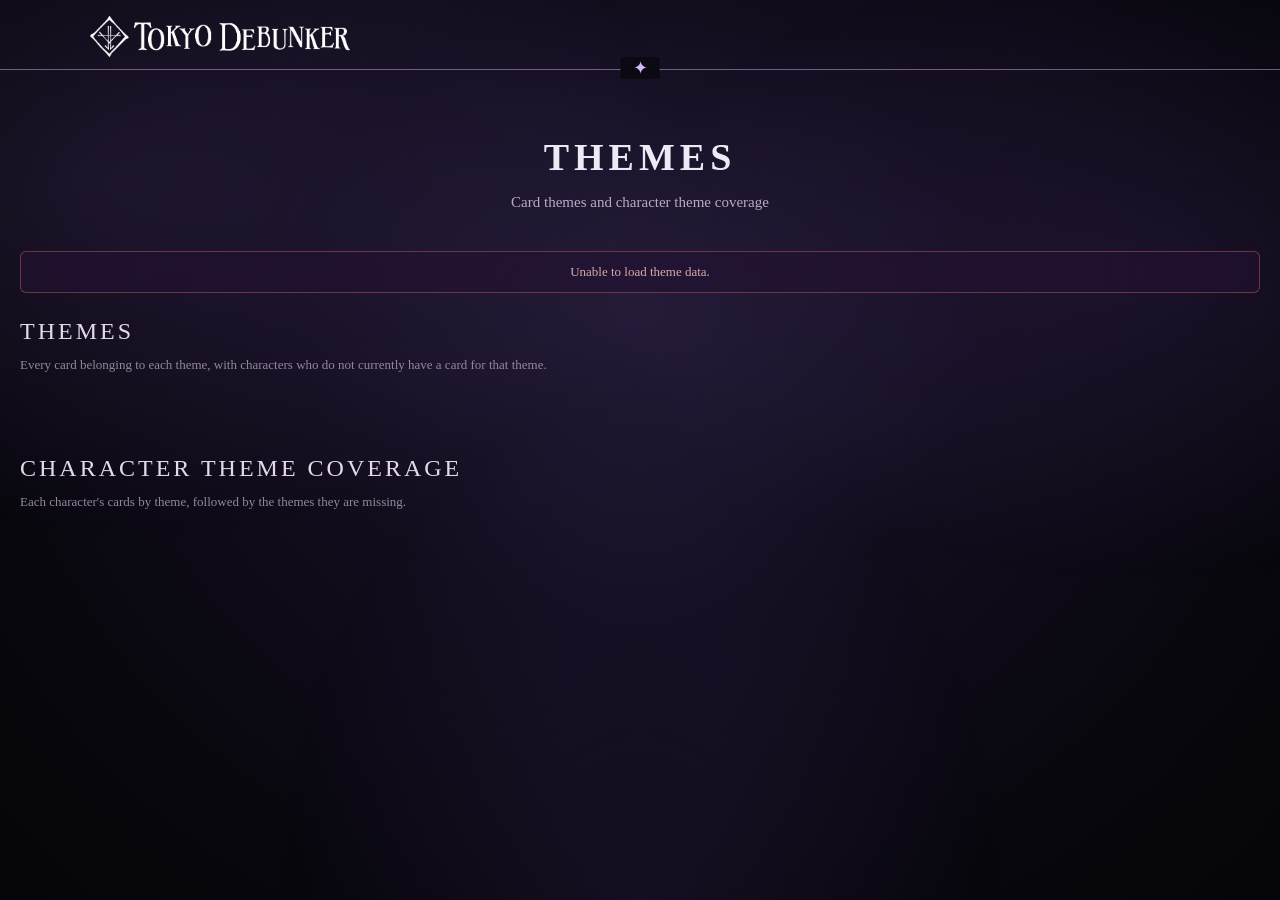
<file: themes.html>
<!DOCTYPE html>
<html lang="en">
<head>
<meta charset="UTF-8">
<meta name="viewport" content="width=device-width, initial-scale=1.0">
<title>Themes | Tokyo Debunker Database</title>
<link rel="stylesheet" href="style.css">

<style>
.themes-page{
    width:100%;
    max-width:1450px;
    margin:0 auto;
    padding:40px 20px 80px
}

.themes-header{
    text-align:center;
    margin-bottom:40px
}

.themes-header h1{
    font-size:38px;
    letter-spacing:5px;
    margin-bottom:12px
}

.themes-header p{
    color:#b9abc9;
    font-size:15px
}

.section{
    margin-bottom:55px
}

.section-title{
    margin-bottom:10px;
    font-size:24px;
    letter-spacing:3px;
    color:#e5d8ed
}

.section-description{
    margin-bottom:25px;
    color:#95869f;
    font-size:13px;
    line-height:1.5
}


/* =========================================================
   THEME GRID
========================================================= */

.theme-list{
    display:grid;
    grid-template-columns:repeat(3,minmax(0,1fr));
    gap:18px
}


/* =========================================================
   THEME BOX
========================================================= */

.theme-box{
    display:flex;
    flex-direction:column;
    min-width:0;

    border:
        1px solid
        rgba(170,110,220,.28);

    border-radius:10px;

    background:
        linear-gradient(
            145deg,
            rgba(35,18,50,.92),
            rgba(12,8,18,.96)
        );

    overflow:hidden
}

.theme-main{
    padding:22px;
    min-width:0
}

.theme-heading{
    display:flex;
    align-items:center;
    gap:12px;
    margin-bottom:18px
}

.theme-name{
    color:#e5d8ed;
    font-size:19px;
    font-weight:600;
    letter-spacing:2px
}

.theme-code{
    padding:4px 8px;

    border:
        1px solid
        rgba(180,130,255,.35);

    border-radius:5px;

    background:
        rgba(90,45,130,.25);

    color:#b9a3ca;
    font-size:11px;
    letter-spacing:1px
}


/* =========================================================
   THEME CARDS
========================================================= */

.theme-card-list{
    display:flex;
    flex-direction:column;
    gap:7px
}

.theme-card{
    display:flex;
    align-items:center;
    gap:10px;

    padding:9px 11px;

    border:
        1px solid
        rgba(170,110,220,.16);

    border-left:
        2px solid
        rgba(170,110,220,.55);

    border-radius:5px;

    background:
        rgba(35,20,48,.55);

    color:#d7cfdf;
    font-size:13px
}

.theme-card:hover{
    border-color:
        rgba(190,130,255,.45);

    background:
        rgba(50,28,68,.7)
}

.theme-card-name{
    min-width:0;
    overflow-wrap:anywhere
}

.element-icon{
    width:22px;
    height:22px;
    object-fit:contain;
    flex-shrink:0
}


/* =========================================================
   MISSING CHARACTERS
========================================================= */

.theme-missing{
    padding:18px 22px 22px;

    border-left:none;

    border-top:
        1px solid
        rgba(170,110,220,.2);

    background:
        rgba(8,5,14,.4)
}

.missing-title{
    margin-bottom:14px;

    color:#c9acd9;

    font-size:13px;
    font-weight:600;
    letter-spacing:1.5px;
    text-transform:uppercase
}

.missing-list{
    display:flex;
    flex-direction:column;
    gap:6px
}

.missing-character{
    padding:7px 9px;

    border:
        1px solid
        rgba(150,100,190,.12);

    border-radius:4px;

    background:
        rgba(30,18,42,.45);

    color:#a99bae;
    font-size:12px
}

.missing-none{
    color:#a9c6a6;
    font-size:13px
}


/* =========================================================
   CHARACTER THEME GRID
========================================================= */

.character-theme-list{
    display:grid;
    grid-template-columns:repeat(3,minmax(0,1fr));
    gap:18px
}

.character-theme-box{
    border:
        1px solid
        rgba(170,110,220,.28);

    border-radius:10px;

    background:
        linear-gradient(
            145deg,
            rgba(35,18,50,.92),
            rgba(12,8,18,.96)
        );

    overflow:hidden
}

.character-theme-header{
    padding:16px 18px;

    border-bottom:
        1px solid
        rgba(170,110,220,.18);

    background:
        rgba(45,22,65,.45)
}

.character-theme-name{
    color:#e5d8ed;
    font-size:17px;
    font-weight:600;
    letter-spacing:1.5px
}

.character-theme-content{
    padding:18px
}

.character-theme-row{
    margin-bottom:18px
}

.character-theme-row:last-child{
    margin-bottom:0
}

.character-theme-label{
    margin-bottom:8px;

    color:#c9acd9;

    font-size:11px;
    font-weight:600;
    letter-spacing:1.5px;
    text-transform:uppercase
}

.character-theme-card{
    display:flex;
    align-items:center;
    gap:9px;

    padding:8px 10px;
    margin-bottom:5px;

    border:
        1px solid
        rgba(150,100,190,.14);

    border-left:
        2px solid
        rgba(170,110,220,.55);

    border-radius:4px;

    background:
        rgba(35,20,48,.55);

    color:#d7cfdf;
    font-size:12px
}

.character-theme-missing{
    display:flex;
    flex-wrap:wrap;
    gap:5px
}

.missing-theme{
    padding:5px 8px;

    border:
        1px solid
        rgba(150,100,190,.18);

    border-radius:4px;

    background:
        rgba(30,18,42,.5);

    color:#95869f;
    font-size:11px
}

.all-themes{
    color:#a9c6a6;
    font-size:12px
}


/* =========================================================
   STATUS
========================================================= */

.status-message{
    display:block;
    margin-bottom:25px;

    padding:12px 15px;

    border:
        1px solid
        rgba(170,110,220,.25);

    border-radius:6px;

    background:
        rgba(35,18,50,.65);

    color:#b9abc9;
    font-size:13px;
    text-align:center
}

.status-message.error{
    border-color:
        rgba(190,90,90,.5);

    color:#d9aaaa
}


/* =========================================================
   RESPONSIVE
========================================================= */

@media(max-width:1050px){

    .theme-list,
    .character-theme-list{
        grid-template-columns:
            repeat(2,minmax(0,1fr))
    }

}

@media(max-width:700px){

    .theme-list,
    .character-theme-list{
        grid-template-columns:1fr
    }

}

@media(max-width:600px){

    .themes-page{
        padding:25px 12px 60px
    }

    .themes-header h1{
        font-size:28px;
        letter-spacing:3px
    }

    .themes-header p{
        font-size:13px
    }

    .theme-main{
        padding:16px
    }

    .theme-missing{
        padding:16px
    }

    .theme-name{
        font-size:16px
    }

    .character-theme-content{
        padding:14px
    }

}
</style>
</head>


<body>


<nav class="navbar">

    <div class="nav-logo">

        <a href="index.html">

            <img
                src="logo.png"
                alt="Tokyo Debunker"
            >

        </a>

    </div>

</nav>


<main class="themes-page">


    <div class="themes-header">

        <h1>
            THEMES
        </h1>

        <p>
            Card themes and character theme coverage
        </p>

    </div>


    <div
        id="status"
        class="status-message"
    >
        Loading theme data...
    </div>


    <section class="section">

        <div class="section-title">
            THEMES
        </div>

        <div class="section-description">

            Every card belonging to each theme, with characters
            who do not currently have a card for that theme.

        </div>

        <div
            id="themeList"
            class="theme-list"
        ></div>

    </section>


    <section class="section">

        <div class="section-title">
            CHARACTER THEME COVERAGE
        </div>

        <div class="section-description">

            Each character's cards by theme, followed by the
            themes they are missing.

        </div>

        <div
            id="characterThemeList"
            class="character-theme-list"
        ></div>

    </section>


</main>


<script src="database-loader.js"></script>

<script>

const characters = [

    {
        key: "Jo",
        name: "Jo Kongoza"
    },

    {
        key: "Mio",
        name: "Mio Susuhara"
    },

    {
        key: "Elias",
        name: "Elias Pratt"
    },

    {
        key: "Shion",
        name: "Shion Genkai"
    },

    {
        key: "Jin",
        name: "Jin Kamurai"
    },

    {
        key: "Tohma",
        name: "Tohma Ishibashi"
    },

    {
        key: "Luca",
        name: "Lucas Errant"
    },

    {
        key: "Kaito",
        name: "Kaito Fuji"
    },

    {
        key: "Taiga",
        name: "Taiga Hoshibami"
    },

    {
        key: "Ritsu",
        name: "Ritsu Shinjo"
    },

    {
        key: "Romeo",
        name: "Romeo Lucci"
    },

    {
        key: "Ed",
        name: "Edward Hart"
    },

    {
        key: "Lyca",
        name: "Lyca Colt"
    },

    {
        key: "Rui",
        name: "Rui Mizuki"
    },

    {
        key: "Haru",
        name: "Haru Sagara"
    },

    {
        key: "Towa",
        name: "Towa Otonashi"
    },

    {
        key: "Ren",
        name: "Ren Shiranami"
    },

    {
        key: "Yuri",
        name: "Yuri Isami"
    },

    {
        key: "Jiro",
        name: "Jiro Kirisaki"
    },

    {
        key: "Haku",
        name: "Haku Kusanagi"
    },

    {
        key: "Subaru",
        name: "Subaru Kagami"
    },

    {
        key: "Zenji",
        name: "Zenji Kotodama"
    },

    {
        key: "Alan",
        name: "Alan Mido"
    },

    {
        key: "Sho",
        name: "Shohei Haizono"
    },

    {
        key: "Leo",
        name: "Leo Kurosagi"
    }

];


const themes = [

    {
        code: "C",
        name: "City"
    },

    {
        code: "W",
        name: "Wedding"
    },

    {
        code: "O",
        name: "Onsen"
    },

    {
        code: "HA",
        name: "Halloween"
    },

    {
        code: "B",
        name: "Bedroom"
    },

    {
        code: "T",
        name: "Tarot"
    },

    {
        code: "V",
        name: "Valentines"
    },

    {
        code: "S",
        name: "Summer"
    },

    {
        code: "OC",
        name: "Occupation"
    },

    {
        code: "G",
        name: "Gem"
    },

    {
        code: "F",
        name: "Festival"
    }

];


let databaseCards = {};

let databaseCharacters = {};

let characterThemeCards = {};

let themeCards = {};


function escapeHTML(
    text
) {

    const div =
        document.createElement(
            "div"
        );

    div.textContent =
        text == null
            ? ""
            : String(text);

    return div.innerHTML;

}


function getElementImage(
    element
) {

    const value =
        String(
            element || ""
        )
        .trim()
        .toLowerCase();

    if (
        value === "fire"
    ) {

        return "elements/fire.png";

    }

    if (
        value === "water"
    ) {

        return "elements/water.png";

    }

    if (
        value === "leaf"
    ) {

        return "elements/leaf.png";

    }

    return "";

}


function getCharacterFromCardName(
    cardName
) {

    const match =
        String(
            cardName || ""
        )
        .match(
            /\(([^()]*)\)/
        );

    if (
        !match
    ) {

        return "";

    }

    return match[1].trim();

}


function getThemeCodeFromCardName(
    cardName
) {

    const match =
        String(
            cardName || ""
        )
        .trim()
        .match(
            /-\s*(HA|OC|C|W|O|B|T|V|S|G|F)\s*$/i
        );

    if (
        !match
    ) {

        return "";

    }

    return match[1].toUpperCase();

}


function findCharacter(
    value
) {

    const normalized =
        String(
            value || ""
        )
        .trim()
        .toLowerCase();

    return characters.find(
        character =>
            character.key.toLowerCase() ===
                normalized ||
            character.name.toLowerCase() ===
                normalized
    );

}


function normalizeCardName(
    name
) {

    return String(
        name || ""
    )
    .replace(
        /\s+/g,
        " "
    )
    .trim();

}


function findCardData(
    cardName
) {

    const target =
        normalizeCardName(
            cardName
        );


    if (
        databaseCards &&
        databaseCards[target]
    ) {

        return databaseCards[target];

    }


    const targetLower =
        target.toLowerCase();


    const matchingKey =
        Object.keys(
            databaseCards || {}
        )
        .find(
            key =>
                normalizeCardName(
                    key
                )
                .toLowerCase() ===
                targetLower
        );


    if (
        matchingKey
    ) {

        return databaseCards[
            matchingKey
        ];

    }


    const targetWithoutCharacter =
        target
        .replace(
            /\s*\([^)]*\)\s*/,
            " "
        )
        .replace(
            /\s+/g,
            " "
        )
        .trim()
        .toLowerCase();


    const fallbackKey =
        Object.keys(
            databaseCards || {}
        )
        .find(
            key =>
                normalizeCardName(
                    key
                )
                .replace(
                    /\s*\([^)]*\)\s*/,
                    " "
                )
                .replace(
                    /\s+/g,
                    " "
                )
                .trim()
                .toLowerCase() ===
                targetWithoutCharacter
        );


    if (
        fallbackKey
    ) {

        return databaseCards[
            fallbackKey
        ];

    }


    return null;

}


function buildThemeData() {

    themeCards = {};

    characterThemeCards = {};


    themes.forEach(
        theme => {

            themeCards[
                theme.code
            ] = [];

        }
    );


    characters.forEach(
        character => {

            characterThemeCards[
                character.key
            ] = {};

            themes.forEach(
                theme => {

                    characterThemeCards[
                        character.key
                    ][
                        theme.code
                    ] = [];

                }
            );

        }
    );


    Object.entries(
        databaseCharacters || {}
    )
    .forEach(
        (
            [
                characterKey,
                cardNames
            ]
        ) => {

            const character =
                findCharacter(
                    characterKey
                );


            if (
                !character
            ) {

                return;

            }


            if (
                !Array.isArray(
                    cardNames
                )
            ) {

                return;

            }


            cardNames.forEach(
                cardName => {

                    const actualCardName =
                        String(
                            cardName || ""
                        )
                        .trim();


                    if (
                        !actualCardName
                    ) {

                        return;

                    }


                    const themeCode =
                        getThemeCodeFromCardName(
                            actualCardName
                        );


                    if (
                        !themeCode
                    ) {

                        return;

                    }


                    const theme =
                        themes.find(
                            theme =>
                                theme.code ===
                                themeCode
                        );


                    if (
                        !theme
                    ) {

                        return;

                    }


                    const cardData =
                        findCardData(
                            actualCardName
                        );


                    const cardInfo = {

                        name:
                            actualCardName,

                        element:
                            cardData &&
                            cardData.element
                                ? cardData.element
                                : ""

                    };


                    themeCards[
                        themeCode
                    ].push(
                        cardInfo
                    );


                    characterThemeCards[
                        character.key
                    ][
                        themeCode
                    ].push(
                        cardInfo
                    );

                }
            );

        }
    );


    Object.keys(
        themeCards
    )
    .forEach(
        themeCode => {

            themeCards[
                themeCode
            ].sort(
                (
                    a,
                    b
                ) =>
                    a.name.localeCompare(
                        b.name,
                        undefined,
                        {
                            numeric: true,
                            sensitivity:
                                "base"
                        }
                    )
            );

        }
    );


    Object.keys(
        characterThemeCards
    )
    .forEach(
        characterKey => {

            Object.keys(
                characterThemeCards[
                    characterKey
                ]
            )
            .forEach(
                themeCode => {

                    characterThemeCards[
                        characterKey
                    ][
                        themeCode
                    ].sort(
                        (
                            a,
                            b
                        ) =>
                            a.name.localeCompare(
                                b.name,
                                undefined,
                                {
                                    numeric: true,
                                    sensitivity:
                                        "base"
                                }
                            )
                    );

                }
            );

        }
    );

}


function renderThemes() {

    const container =
        document.getElementById(
            "themeList"
        );

    container.innerHTML = "";


    themes.forEach(
        theme => {

            const cards =
                themeCards[
                    theme.code
                ] || [];


            const charactersWithTheme =
                new Set();


            cards.forEach(
                card => {

                    const character =
                        findCharacter(
                            getCharacterFromCardName(
                                card.name
                            )
                        );


                    if (
                        character
                    ) {

                        charactersWithTheme.add(
                            character.key
                        );

                    }

                }
            );


            const missingCharacters =
                characters.filter(
                    character =>
                        !charactersWithTheme.has(
                            character.key
                        )
                );


            const box =
                document.createElement(
                    "div"
                );

            box.className =
                "theme-box";


            const main =
                document.createElement(
                    "div"
                );

            main.className =
                "theme-main";


            let cardsHTML = "";


            if (
                !cards.length
            ) {

                cardsHTML = `

                    <div class="theme-card">

                        No cards found for this theme.

                    </div>

                `;

            }
            else {

                cardsHTML =
                    cards.map(
                        card => {

                            const elementImage =
                                getElementImage(
                                    card.element
                                );


                            return `

                                <div class="theme-card">

                                    ${
                                        elementImage
                                            ? `
                                                <img
                                                    src="${elementImage}"
                                                    class="element-icon"
                                                    alt="${escapeHTML(card.element)}"
                                                >
                                            `
                                            : ""
                                    }

                                    <span class="theme-card-name">

                                        ${escapeHTML(
                                            card.name
                                        )}

                                    </span>

                                </div>

                            `;

                        }
                    )
                    .join("");

            }


            main.innerHTML = `

                <div class="theme-heading">

                    <div class="theme-name">

                        ${escapeHTML(
                            theme.name
                        )}

                    </div>

                    <div class="theme-code">

                        - ${escapeHTML(
                            theme.code
                        )}

                    </div>

                </div>


                <div class="theme-card-list">

                    ${cardsHTML}

                </div>

            `;


            const missing =
                document.createElement(
                    "div"
                );

            missing.className =
                "theme-missing";


            let missingHTML = `

                <div class="missing-title">

                    Characters Missing This Theme

                </div>

                <div class="missing-list">

            `;


            if (
                !missingCharacters.length
            ) {

                missingHTML += `

                    <div class="missing-none">

                        Every character has a card for this theme.

                    </div>

                `;

            }
            else {

                missingHTML +=
                    missingCharacters
                    .map(
                        character => `

                            <div class="missing-character">

                                ${escapeHTML(
                                    character.name
                                )}

                            </div>

                        `
                    )
                    .join("");

            }


            missingHTML += `

                </div>

            `;


            missing.innerHTML =
                missingHTML;


            box.appendChild(
                main
            );

            box.appendChild(
                missing
            );


            container.appendChild(
                box
            );

        }
    );

}


function renderCharacterThemes() {

    const container =
        document.getElementById(
            "characterThemeList"
        );

    container.innerHTML = "";


    characters.forEach(
        character => {

            const box =
                document.createElement(
                    "div"
                );

            box.className =
                "character-theme-box";


            let contentHTML = "";

            const missingThemes = [];


            themes.forEach(
                theme => {

                    const cards =
                        characterThemeCards[
                            character.key
                        ]?.[
                            theme.code
                        ] || [];


                    if (
                        cards.length
                    ) {

                        const cardsHTML =
                            cards.map(
                                card => {

                                    const elementImage =
                                        getElementImage(
                                            card.element
                                        );


                                    return `

                                        <div class="character-theme-card">

                                            ${
                                                elementImage
                                                    ? `
                                                        <img
                                                            src="${elementImage}"
                                                            class="element-icon"
                                                            alt="${escapeHTML(card.element)}"
                                                        >
                                                    `
                                                    : ""
                                            }

                                            <span>

                                                ${escapeHTML(
                                                    card.name.replace(
                                                        /\s*\([^)]*\)/,
                                                        ""
                                                    )
                                                )}

                                            </span>

                                        </div>

                                    `;

                                }
                            )
                            .join("");


                        contentHTML += `

                            <div class="character-theme-row">

                                <div class="character-theme-label">

                                    ${escapeHTML(
                                        theme.name
                                    )}

                                </div>

                                ${cardsHTML}

                            </div>

                        `;

                    }
                    else {

                        missingThemes.push(
                            theme
                        );

                    }

                }
            );


            let missingHTML = "";


            if (
                !missingThemes.length
            ) {

                missingHTML = `

                    <div class="character-theme-row">

                        <div class="character-theme-label">

                            Missing Themes

                        </div>

                        <div class="all-themes">

                            This character has a card for every theme.

                        </div>

                    </div>

                `;

            }
            else {

                missingHTML = `

                    <div class="character-theme-row">

                        <div class="character-theme-label">

                            Missing Themes

                        </div>

                        <div class="character-theme-missing">

                            ${
                                missingThemes
                                .map(
                                    theme => `

                                        <span class="missing-theme">

                                            ${escapeHTML(
                                                theme.name
                                            )}

                                        </span>

                                    `
                                )
                                .join("")
                            }

                        </div>

                    </div>

                `;

            }


            if (
                !contentHTML
            ) {

                contentHTML = `

                    <div class="character-theme-row">

                        <div class="character-theme-label">

                            Themes

                        </div>

                        <div class="missing-theme">

                            No themed cards found.

                        </div>

                    </div>

                `;

            }


            box.innerHTML = `

                <div class="character-theme-header">

                    <div class="character-theme-name">

                        ${escapeHTML(
                            character.name
                        )}

                    </div>

                </div>


                <div class="character-theme-content">

                    ${contentHTML}

                    ${missingHTML}

                </div>

            `;


            container.appendChild(
                box
            );

        }
    );

}


function applyDatabase(
    data
) {

    if (
        !data
    ) {

        return;

    }


    databaseCards =
        data.cards || {};

    databaseCharacters =
        data.characters || {};


    buildThemeData();

    renderThemes();

    renderCharacterThemes();


    document.getElementById(
        "status"
    ).style.display =
        "none";


    console.log(
        "Tokyo Debunker theme database rendered."
    );

}


async function initializeDatabase() {

    const status =
        document.getElementById(
            "status"
        );


    try {

        const data =
            await window.loadDatabase({

                onUpdate:
                    freshData => {

                        try {

                            applyDatabase(
                                freshData
                            );


                            console.log(
                                "Tokyo Debunker database refreshed."
                            );

                        }
                        catch (
                            error
                        ) {

                            console.error(
                                "Error rendering refreshed theme database:",
                                error
                            );

                        }

                    },


                onError:
                    error => {

                        console.warn(
                            "Tokyo Debunker database background refresh failed:",
                            error
                        );

                    }

            });


        applyDatabase(
            data
        );


        console.log(
            "Tokyo Debunker theme database loaded."
        );

    }
    catch (
        error
    ) {

        console.error(
            "Theme database error:",
            error
        );


        status.textContent =
            "Unable to load theme data.";


        status.classList.add(
            "error"
        );


        status.style.display =
            "block";

    }

}


initializeDatabase();

</script>

</body>
</html>
</file>
<file: style.css>
/* =========================================
   TOKYO DEBUNKER DATABASE
   MAIN WEBSITE STYLES
   ========================================= */


/* =========================================
   BASIC SETUP
   ========================================= */

* {
    box-sizing: border-box;
}

html {
    scroll-behavior: smooth;
}

body {
    margin: 0;

    min-height: 100vh;

    overflow-x: hidden;

    color: #eee9f5;

    font-family:
        Georgia,
        "Times New Roman",
        serif;

    background:
        radial-gradient(
            ellipse at 50% 35%,
            #241b38 0%,
            #120d1d 38%,
            #08070d 75%,
            #050509 100%
        );
}


/* =========================================
   ATMOSPHERIC BACKGROUND
   ========================================= */

body::before {
    content: "";

    position: fixed;

    inset: 0;

    pointer-events: none;

    z-index: -1;

    background:

        radial-gradient(
            ellipse at 10% 20%,
            rgba(113, 77, 160, 0.18),
            transparent 35%
        ),

        radial-gradient(
            ellipse at 90% 30%,
            rgba(102, 65, 155, 0.16),
            transparent 35%
        ),

        radial-gradient(
            ellipse at 50% 100%,
            rgba(91, 58, 145, 0.14),
            transparent 40%
        );
}


/* =========================================
   NAVIGATION BAR
   ========================================= */

.navbar {
    width: 100%;

    height: 70px;

    display: flex;

    align-items: center;

    justify-content: space-between;

    padding: 0 7%;

    border-bottom:
        1px solid
        rgba(190, 157, 232, 0.55);

    position: relative;
}


/* Decorative diamond in navigation */

.navbar::after {
    content: "✦";

    position: absolute;

    left: 50%;

    bottom: -10px;

    transform: translateX(-50%);

    color: #d6b9ff;

    background: #0c0912;

    padding: 0 12px;

    font-size: 18px;
}


/* =========================================
   HOMEPAGE NAVIGATION LOGO
   ========================================= */

.logo {
    display: flex;

    align-items: center;

    min-width: 0;
}

.logo img {
    width: 260px;

    max-width: 100%;

    height: auto;

    display: block;
}


/* =========================================
   DATABASE PAGE NAVIGATION LOGO
   ========================================= */

.nav-logo {
    display: flex;

    align-items: center;

    min-width: 0;

    flex-shrink: 1;
}

.nav-logo a {
    display: block;

    max-width: 100%;
}

.nav-logo img {
    width: min(260px, 30vw);

    max-width: 100%;

    height: auto;

    display: block;
}


/* =========================================
   NAVIGATION LINKS
   ========================================= */

nav {
    display: flex;

    gap: 42px;
}

nav a {
    color: #d7ccdf;

    text-decoration: none;

    font-size: 16px;

    padding: 24px 0 20px;

    position: relative;

    transition:
        color 0.25s ease,
        text-shadow 0.25s ease;
}

nav a:hover {
    color: #ffffff;

    text-shadow:
        0 0 10px
        rgba(188, 139, 255, 0.8);
}

nav a.active {
    color: #ffffff;
}

nav a.active::after {
    content: "";

    position: absolute;

    left: 0;

    right: 0;

    bottom: 13px;

    height: 2px;

    background: #b88cff;

    box-shadow:
        0 0 8px
        rgba(184, 140, 255, 0.8);
}


/* =========================================
   MAIN CONTENT
   ========================================= */

main {
    width: min(1100px, 90%);

    margin: 0 auto;

    padding-bottom: 50px;
}


/* =========================================
   HERO SECTION
   ========================================= */

.hero {
    text-align: center;

    padding-top: 150px;

    padding-bottom: 70px;
}


/* =========================================
   MAIN HOMEPAGE LOGO
   ========================================= */

.main-logo {
    display: flex;

    justify-content: center;

    align-items: center;

    width: 100%;

    max-width: 100%;

    overflow: hidden;
}

.main-logo img {
    width: min(650px, calc(100vw - 40px));

    max-width: 100%;

    height: auto;

    display: block;

    margin: 0 auto;

    filter:
        drop-shadow(
            0 0 15px
            rgba(184, 140, 255, 0.12)
        );
}


/* =========================================
   DATABASE TITLE
   ========================================= */

.database-title {
    margin-top: 24px;

    display: flex;

    align-items: center;

    justify-content: center;

    gap: 20px;

    color: #e6d8f3;

    font-size: 24px;

    letter-spacing: 10px;
}

.database-title span {
    width: 80px;

    height: 1px;

    background:
        linear-gradient(
            to right,
            transparent,
            #c6a4ed
        );
}

.database-title span:last-child {
    background:
        linear-gradient(
            to left,
            transparent,
            #c6a4ed
        );
}


/* =========================================
   SEARCH BAR
   ========================================= */

.search-container {
    width: min(650px, 90%);

    height: 58px;

    margin:
        0 auto
        55px;

    display: flex;

    align-items: center;

    border:
        1px solid
        #9f78c8;

    border-radius: 30px;

    background:
        rgba(9, 7, 15, 0.75);

    box-shadow:
        0 0 20px
        rgba(103, 60, 151, 0.12);

    transition:
        border-color 0.25s ease,
        box-shadow 0.25s ease;
}

.search-container:focus-within {
    border-color: #c69bfa;

    box-shadow:
        0 0 20px
        rgba(160, 105, 225, 0.25);
}

.search-icon {
    margin-left: 22px;

    font-family: Arial, sans-serif;

    font-size: 28px;

    color: #dfccf4;
}

.search-container input {
    flex: 1;

    height: 100%;

    border: none;

    outline: none;

    background: transparent;

    color: #ffffff;

    font-family: Georgia, serif;

    font-size: 17px;

    padding: 0 18px;
}

.search-container input::placeholder {
    color: #8d8299;
}


/* =========================================
   DATABASE GRID
   ========================================= */

.database-grid {
    display: grid;

    grid-template-columns:
        repeat(3, 1fr);

    gap: 20px;
}


/* =========================================
   DATABASE CARDS
   ========================================= */

.database-card {
    min-height: 205px;

    position: relative;

    display: flex;

    flex-direction: column;

    align-items: center;

    justify-content: center;

    text-align: center;

    padding: 28px 35px;

    text-decoration: none;

    color: #f4edf9;

    background:
        linear-gradient(
            145deg,
            rgba(38, 28, 53, 0.68),
            rgba(9, 7, 14, 0.9)
        );

    border:
        1px solid
        rgba(207, 183, 235, 0.8);

    transition:
        transform 0.25s ease,
        border-color 0.25s ease,
        box-shadow 0.25s ease,
        background 0.25s ease;
}


/* Decorative corners */

.database-card::before,
.database-card::after {
    content: "";

    position: absolute;

    width: 13px;

    height: 13px;

    border-color: #d8bdf1;

    pointer-events: none;
}

.database-card::before {
    top: 5px;

    left: 5px;

    border-top: 1px solid;

    border-left: 1px solid;
}

.database-card::after {
    bottom: 5px;

    right: 5px;

    border-bottom: 1px solid;

    border-right: 1px solid;
}


/* =========================================
   CARD HOVER
   ========================================= */

.database-card:hover {
    transform:
        translateY(-5px);

    border-color:
        #d7b3ff;

    background:
        linear-gradient(
            145deg,
            rgba(57, 40, 77, 0.8),
            rgba(14, 9, 22, 0.95)
        );

    box-shadow:
        0 10px 30px
        rgba(104, 61, 148, 0.2),

        0 0 15px
        rgba(177, 119, 240, 0.12);
}


/* =========================================
   CARD ICONS
   ========================================= */

.card-icon {
    height: 55px;

    display: flex;

    align-items: center;

    font-family: Arial, sans-serif;

    font-size: 44px;

    color: #e0c6ff;

    text-shadow:
        0 0 12px
        rgba(192, 142, 255, 0.45);

    margin-bottom: 12px;
}


/* =========================================
   CARD TITLES
   ========================================= */

.database-card h2 {
    margin:
        0 0 8px;

    font-size: 25px;

    font-weight: normal;
}


/* =========================================
   CARD DESCRIPTIONS
   ========================================= */

.database-card p {
    margin: 0;

    color: #c3b8cc;

    font-size: 15px;

    line-height: 1.5;
}


/* =========================================
   CARD ARROW
   ========================================= */

.arrow {
    position: absolute;

    right: 17px;

    top: 50%;

    transform:
        translateY(-50%);

    font-family: Arial, sans-serif;

    font-size: 32px;

    color: #e3d4ed;

    transition:
        transform 0.25s ease,
        color 0.25s ease;
}

.database-card:hover .arrow {
    transform:
        translateY(-50%)
        translateX(4px);

    color: #c998ff;
}


/* =========================================
   BOTTOM DECORATION
   ========================================= */

.bottom-decoration {
    width: min(500px, 70%);

    margin:
        35px auto
        70px;

    display: flex;

    align-items: center;

    justify-content: center;

    gap: 20px;

    color: #c99bff;
}

.bottom-decoration span {
    flex: 1;

    height: 1px;

    background:
        linear-gradient(
            to right,
            transparent,
            rgba(190, 151, 226, 0.7)
        );
}

.bottom-decoration span:last-child {
    background:
        linear-gradient(
            to left,
            transparent,
            rgba(190, 151, 226, 0.7)
        );
}

.bottom-decoration b {
    font-size: 19px;

    font-weight: normal;
}


/* =========================================
   TABLET
   ========================================= */

@media (max-width: 850px) {

    .navbar {
        padding: 0 4%;
    }

    .logo img {
        width: 210px;
    }

    .nav-logo img {
        width: min(210px, 32vw);
    }

    nav {
        gap: 18px;
    }

    nav a {
        font-size: 14px;
    }

    .database-grid {
        grid-template-columns:
            repeat(2, 1fr);
    }

    .hero {
        padding-top: 110px;
    }

}


/* =========================================
   MOBILE
   ========================================= */

@media (max-width: 600px) {

    .navbar {
        height: auto;

        padding-top: 18px;

        padding-bottom: 18px;

        flex-direction: column;

        gap: 18px;
    }

    .navbar::after {
        display: none;
    }

    .logo img {
        width: 220px;
    }

    .nav-logo {
        width: 100%;

        justify-content: center;
    }

    .nav-logo img {
        width: min(220px, 75vw);

        max-width: 100%;
    }

    nav {
        gap: 20px;

        flex-wrap: wrap;

        justify-content: center;
    }

    nav a {
        padding: 0;
    }

    nav a.active::after {
        bottom: -6px;
    }

    .hero {
        padding-top: 80px;

        padding-bottom: 50px;
    }

    .main-logo {
        width: 100%;

        padding: 0 10px;
    }

    .main-logo img {
        width: min(650px, calc(100vw - 40px));

        max-width: 100%;
    }

    .database-title {
        font-size: 18px;

        letter-spacing: 6px;

        gap: 10px;
    }

    .database-title span {
        width: 35px;
    }

    .database-grid {
        grid-template-columns: 1fr;
    }

    .database-card {
        min-height: 185px;
    }

}


/* =========================================
   VERY SMALL PHONES
   ========================================= */

@media (max-width: 380px) {

    .nav-logo img {
        width: min(200px, 72vw);
    }

    nav {
        gap: 14px;
    }

    nav a {
        font-size: 13px;
    }

}
</file>
